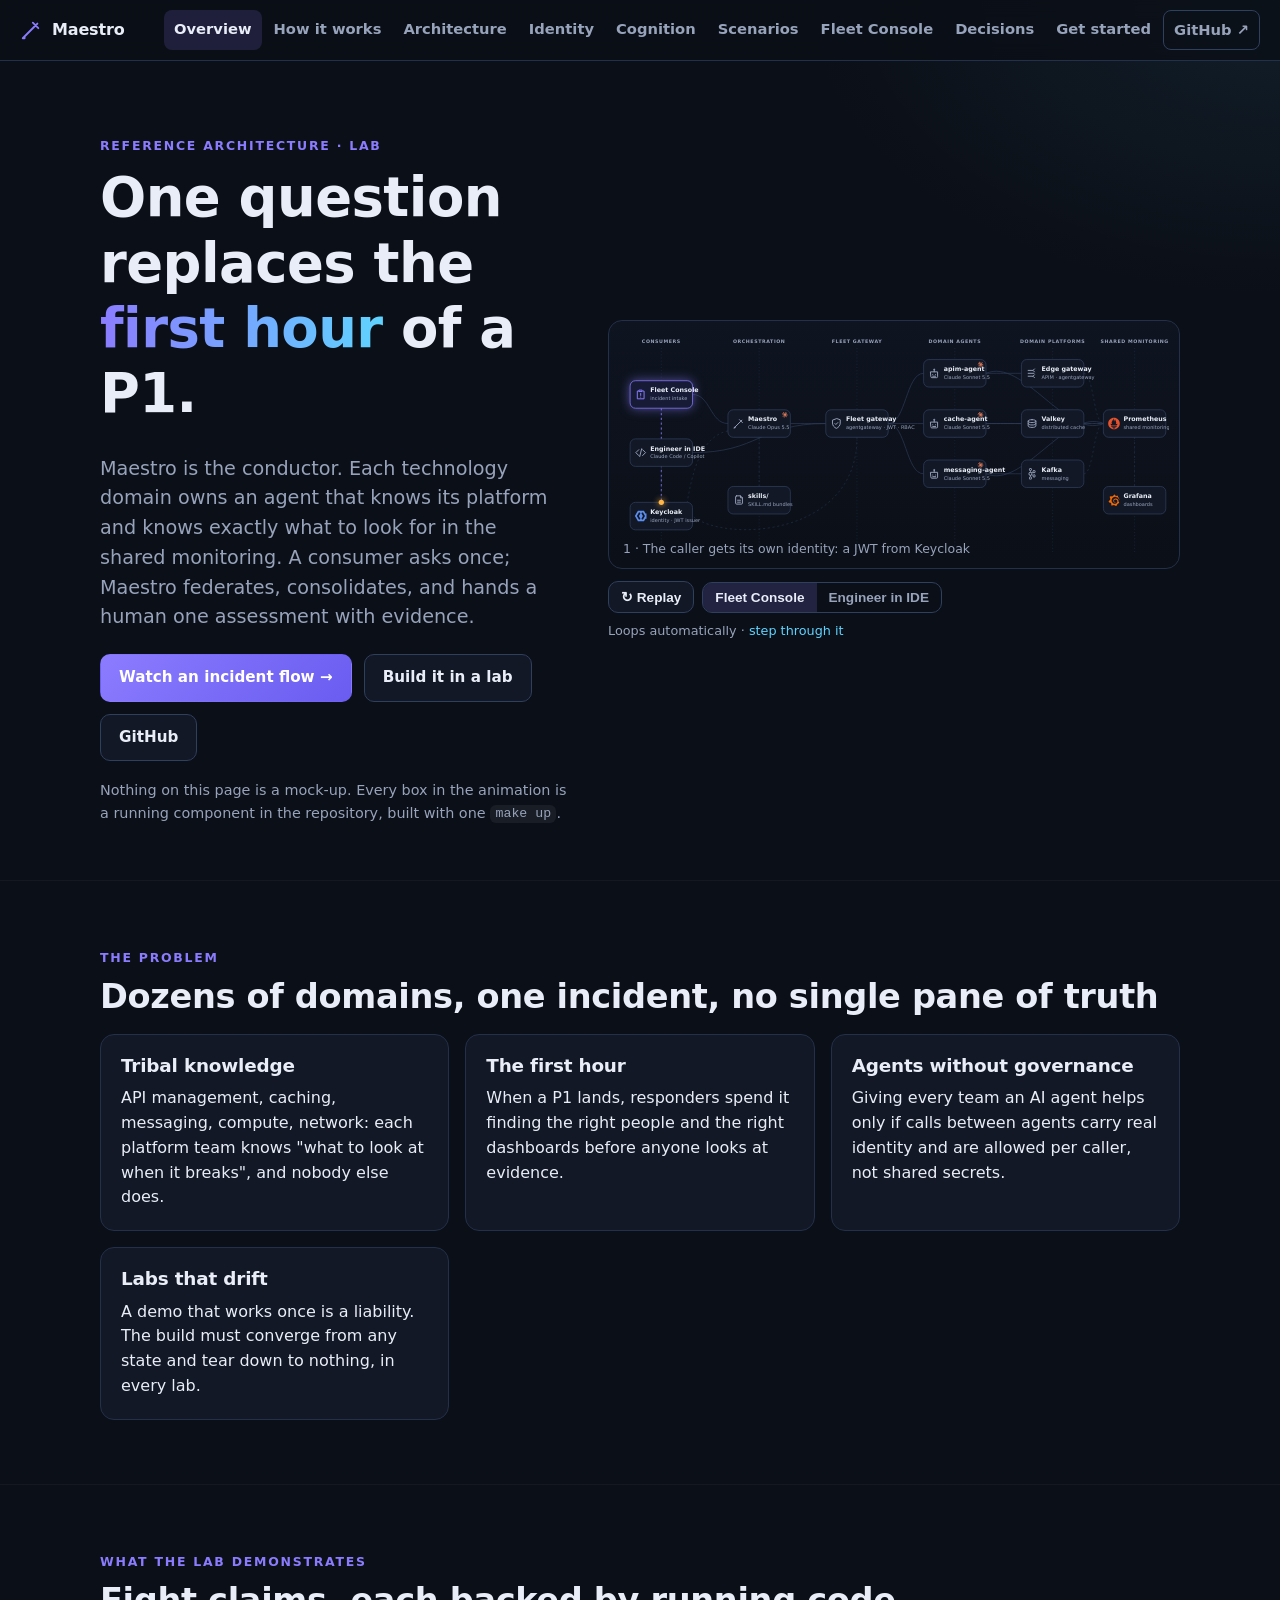
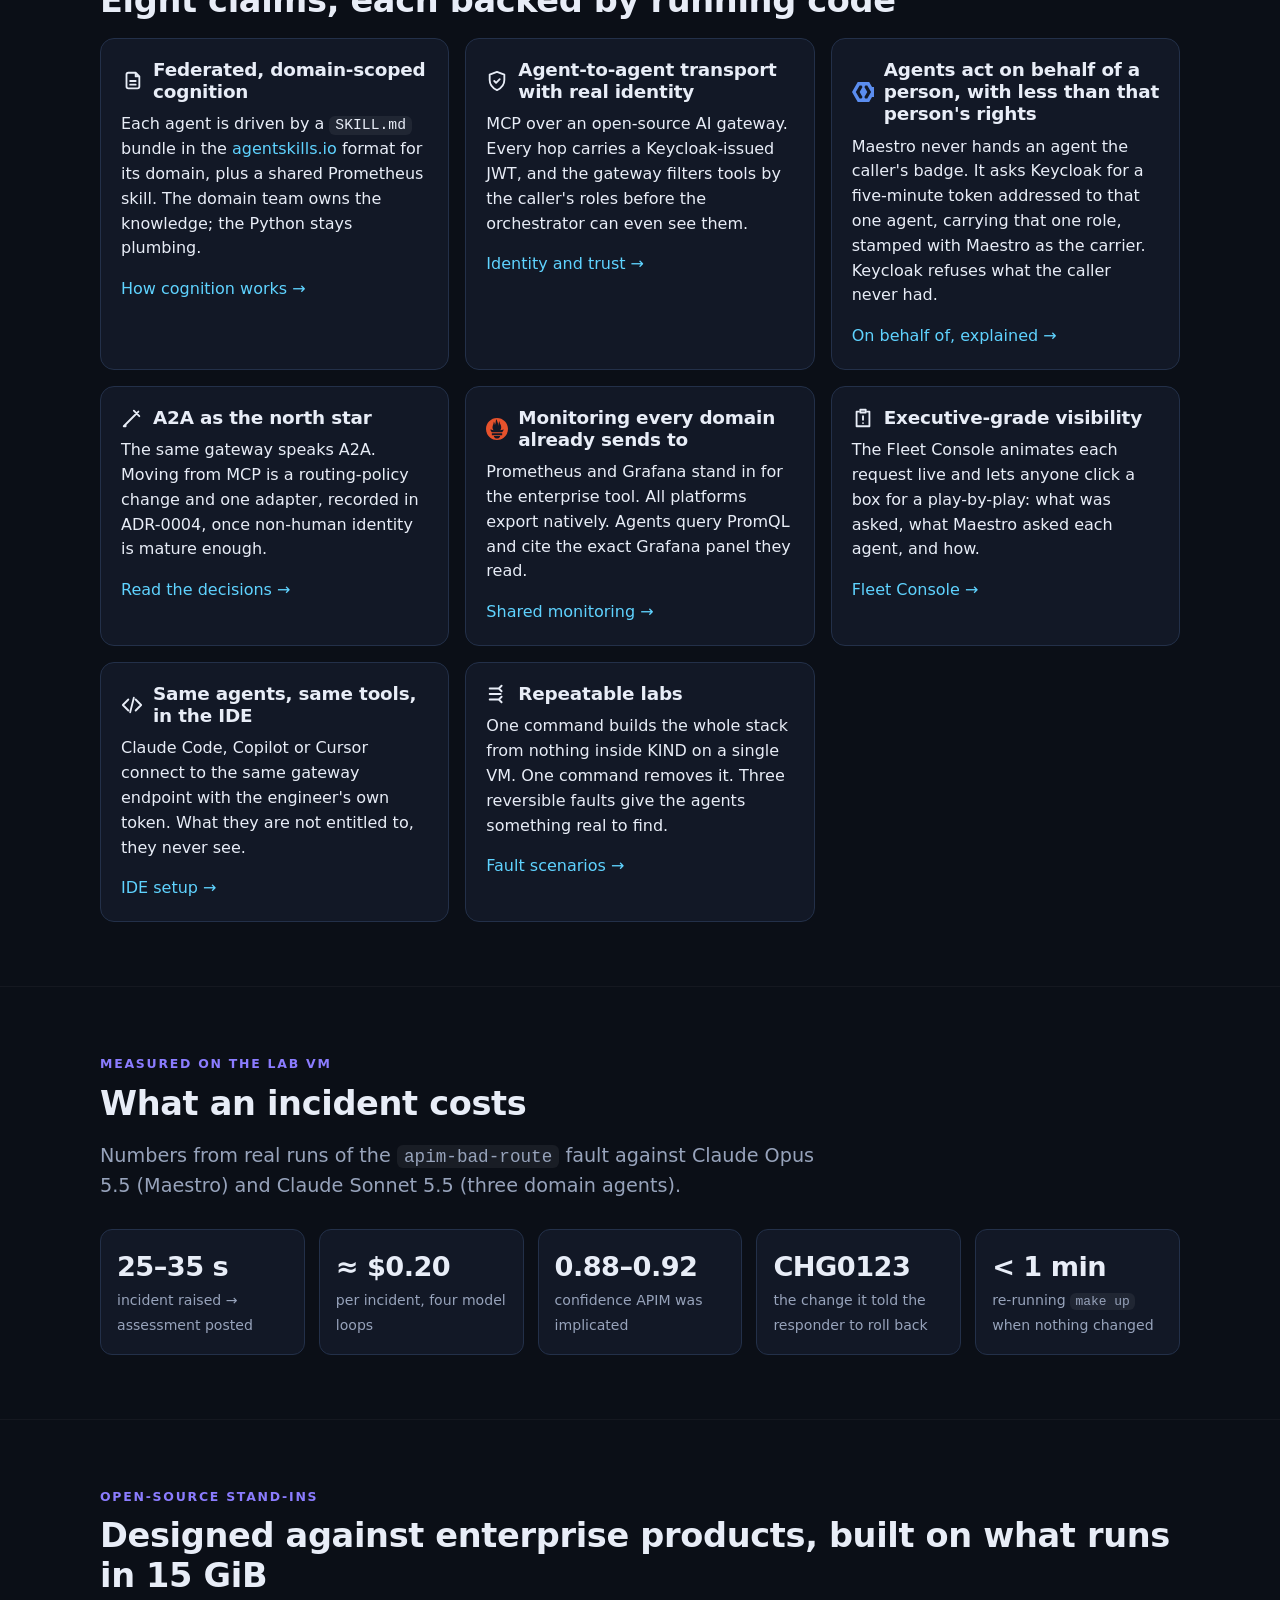
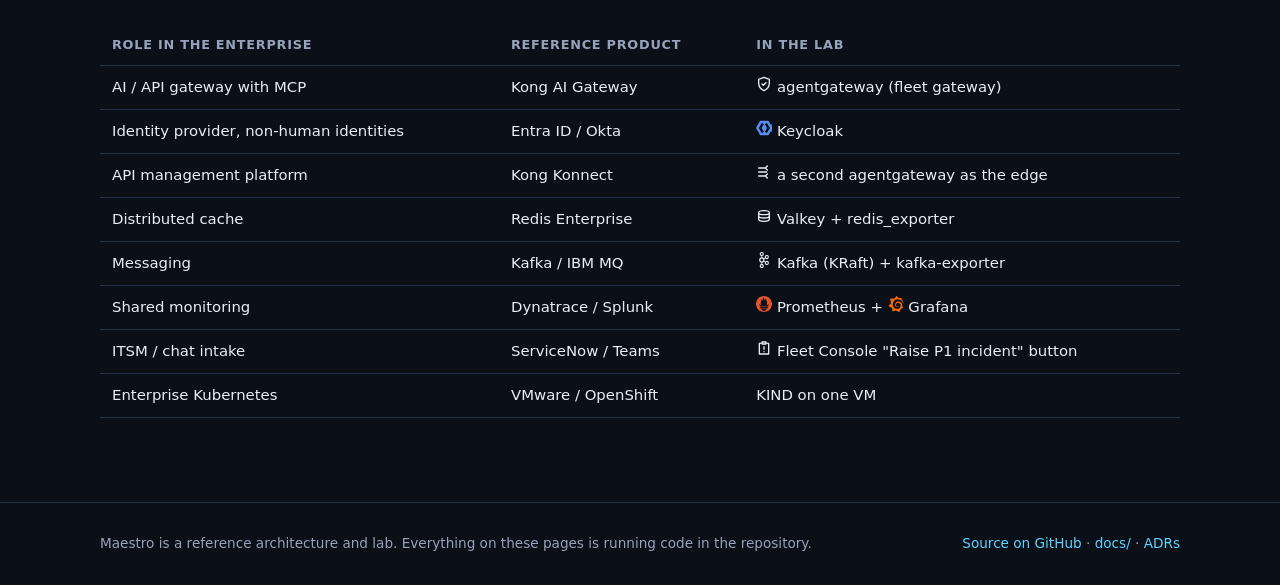
<file: site/index.html>
<!doctype html>
<html lang="en">
<head>
<meta charset="utf-8">
<meta name="viewport" content="width=device-width, initial-scale=1">
<title>Maestro — an agent of agents for observability</title>
<meta name="description" content="A working reference architecture where one question to Maestro replaces the first hour of a P1: domain agents, a governed MCP gateway, shared monitoring, and a console that shows the system think.">
<link rel="stylesheet" href="assets/site.css">
<script src="assets/icons.js"></script>
<script src="assets/site.js"></script>
<script src="assets/topology.js"></script>
</head>
<body>
<header id="site-header"></header>

<section class="hero">
  <div class="wrap grid">
    <div>
      <span class="eyebrow">Reference architecture · lab</span>
      <h1>One question replaces the <span>first hour</span> of a P1.</h1>
      <p class="lede">Maestro is the conductor. Each technology domain owns an agent that knows its platform and knows exactly what to look for in the shared monitoring. A consumer asks once; Maestro federates, consolidates, and hands a human one assessment with evidence.</p>
      <div class="cta">
        <a class="btn primary" href="how-it-works.html">Watch an incident flow →</a>
        <a class="btn" href="get-started.html">Build it in a lab</a>
        <a class="btn" href="https://github.com/paimonsoror/agent-of-agents-lab" rel="noopener">GitHub</a>
      </div>
      <p class="muted" style="margin-top:18px;font-size:.9rem">Nothing on this page is a mock-up. Every box in the animation is a running component in the repository, built with one <code>make up</code>.</p>
    </div>
    <div>
      <div class="stage" id="hero-stage"><div class="caption" id="hero-caption">Starting…</div></div>
      <div class="stage-controls">
        <button class="btn small" id="hero-replay">↻ Replay</button>
        <div class="toggle" role="group" aria-label="Caller">
          <button class="on" data-caller="console">Fleet Console</button>
          <button data-caller="ide">Engineer in IDE</button>
        </div>
        <span class="spacer"></span>
        <span class="muted" style="font-size:.8rem">Loops automatically · <a href="how-it-works.html">step through it</a></span>
      </div>
    </div>
  </div>
</section>

<section>
  <div class="wrap">
    <span class="eyebrow">The problem</span>
    <h2>Dozens of domains, one incident, no single pane of truth</h2>
    <div class="cards">
      <div class="card reveal"><h3>Tribal knowledge</h3><p>API management, caching, messaging, compute, network: each platform team knows "what to look at when it breaks", and nobody else does.</p></div>
      <div class="card reveal d1"><h3>The first hour</h3><p>When a P1 lands, responders spend it finding the right people and the right dashboards before anyone looks at evidence.</p></div>
      <div class="card reveal d2"><h3>Agents without governance</h3><p>Giving every team an AI agent helps only if calls between agents carry real identity and are allowed per caller, not shared secrets.</p></div>
      <div class="card reveal d3"><h3>Labs that drift</h3><p>A demo that works once is a liability. The build must converge from any state and tear down to nothing, in every lab.</p></div>
    </div>
  </div>
</section>

<section>
  <div class="wrap">
    <span class="eyebrow">What the lab demonstrates</span>
    <h2>Eight claims, each backed by running code</h2>
    <div class="cards">
      <div class="card reveal"><h3><i data-icon="skills" data-size="22"></i>Federated, domain-scoped cognition</h3><p>Each agent is driven by a <code>SKILL.md</code> bundle in the <a href="https://agentskills.io" rel="noopener">agentskills.io</a> format for its domain, plus a shared Prometheus skill. The domain team owns the knowledge; the Python stays plumbing.</p><a href="cognition.html">How cognition works →</a></div>
      <div class="card reveal d1"><h3><i data-icon="gateway" data-size="22"></i>Agent-to-agent transport with real identity</h3><p>MCP over an open-source AI gateway. Every hop carries a Keycloak-issued JWT, and the gateway filters tools by the caller's roles before the orchestrator can even see them.</p><a href="architecture.html#identity">Identity and trust →</a></div>
      <div class="card reveal d2"><h3><i data-icon="keycloak" data-size="22"></i>Agents act on behalf of a person, with less than that person's rights</h3><p>Maestro never hands an agent the caller's badge. It asks Keycloak for a five-minute token addressed to that one agent, carrying that one role, stamped with Maestro as the carrier. Keycloak refuses what the caller never had.</p><a href="identity.html">On behalf of, explained →</a></div>
      <div class="card reveal d3"><h3><i data-icon="maestro" data-size="22"></i>A2A as the north star</h3><p>The same gateway speaks A2A. Moving from MCP is a routing-policy change and one adapter, recorded in ADR-0004, once non-human identity is mature enough.</p><a href="decisions.html">Read the decisions →</a></div>
      <div class="card reveal d3"><h3><i data-icon="prometheus" data-size="22"></i>Monitoring every domain already sends to</h3><p>Prometheus and Grafana stand in for the enterprise tool. All platforms export natively. Agents query PromQL and cite the exact Grafana panel they read.</p><a href="architecture.html#monitoring">Shared monitoring →</a></div>
      <div class="card reveal"><h3><i data-icon="console" data-size="22"></i>Executive-grade visibility</h3><p>The Fleet Console animates each request live and lets anyone click a box for a play-by-play: what was asked, what Maestro asked each agent, and how.</p><a href="console.html">Fleet Console →</a></div>
      <div class="card reveal d1"><h3><i data-icon="ide" data-size="22"></i>Same agents, same tools, in the IDE</h3><p>Claude Code, Copilot or Cursor connect to the same gateway endpoint with the engineer's own token. What they are not entitled to, they never see.</p><a href="get-started.html#ide">IDE setup →</a></div>
      <div class="card reveal d2"><h3><i data-icon="edge-gateway" data-size="22"></i>Repeatable labs</h3><p>One command builds the whole stack from nothing inside KIND on a single VM. One command removes it. Three reversible faults give the agents something real to find.</p><a href="scenarios.html">Fault scenarios →</a></div>
    </div>
  </div>
</section>

<section>
  <div class="wrap">
    <span class="eyebrow">Measured on the lab VM</span>
    <h2>What an incident costs</h2>
    <p class="lede">Numbers from real runs of the <code>apim-bad-route</code> fault against Claude Opus 5.5 (Maestro) and Claude Sonnet 5.5 (three domain agents).</p>
    <div class="stats">
      <div class="stat reveal"><b>25–35 s</b><span>incident raised → assessment posted</span></div>
      <div class="stat reveal d1"><b>≈ $0.20</b><span>per incident, four model loops</span></div>
      <div class="stat reveal d2"><b>0.88–0.92</b><span>confidence APIM was implicated</span></div>
      <div class="stat reveal d3"><b>CHG0123</b><span>the change it told the responder to roll back</span></div>
      <div class="stat reveal d4"><b>&lt; 1 min</b><span>re-running <code>make up</code> when nothing changed</span></div>
    </div>
  </div>
</section>

<section>
  <div class="wrap">
    <span class="eyebrow">Open-source stand-ins</span>
    <h2>Designed against enterprise products, built on what runs in 15 GiB</h2>
    <div class="table-wrap"><table>
      <thead><tr><th>Role in the enterprise</th><th>Reference product</th><th>In the lab</th></tr></thead>
      <tbody>
        <tr><td>AI / API gateway with MCP</td><td>Kong AI Gateway</td><td><i data-icon="gateway" data-size="16"></i> agentgateway (fleet gateway)</td></tr>
        <tr><td>Identity provider, non-human identities</td><td>Entra ID / Okta</td><td><i data-icon="keycloak" data-size="16"></i> Keycloak</td></tr>
        <tr><td>API management platform</td><td>Kong Konnect</td><td><i data-icon="edge-gateway" data-size="16"></i> a second agentgateway as the edge</td></tr>
        <tr><td>Distributed cache</td><td>Redis Enterprise</td><td><i data-icon="valkey" data-size="16"></i> Valkey + redis_exporter</td></tr>
        <tr><td>Messaging</td><td>Kafka / IBM MQ</td><td><i data-icon="apachekafka" data-size="16"></i> Kafka (KRaft) + kafka-exporter</td></tr>
        <tr><td>Shared monitoring</td><td>Dynatrace / Splunk</td><td><i data-icon="prometheus" data-size="16"></i> Prometheus + <i data-icon="grafana" data-size="16"></i> Grafana</td></tr>
        <tr><td>ITSM / chat intake</td><td>ServiceNow / Teams</td><td><i data-icon="console" data-size="16"></i> Fleet Console "Raise P1 incident" button</td></tr>
        <tr><td>Enterprise Kubernetes</td><td>VMware / OpenShift</td><td>KIND on one VM</td></tr>
      </tbody>
    </table></div>
  </div>
</section>

<footer id="site-footer"></footer>

<script>
(function () {
  const CAPTIONS = [
    "1 · The caller gets its own identity: a JWT from Keycloak",
    "2 · Maestro receives the question and loads its orchestration skill",
    "3 · The gateway lists only the tools the caller's roles allow",
    "4 · Keycloak issues one on-behalf-of token per agent; fan-out in parallel",
    "5 · Agents gather evidence from their platform and from Prometheus",
    "6 · Findings return: one domain implicated, the others cleared",
    "7 · Maestro posts one consolidated assessment to the caller",
    "8 · A human decides. Maestro recommends; it never remediates",
  ];
  const stage = document.getElementById("hero-stage"), cap = document.getElementById("hero-caption");
  const t = MaestroTopology.render(stage, {});
  let caller = "console", running = false, gen = 0;
  async function loop() {
    const my = ++gen;
    if (running) return; running = true;
    while (my === gen) {
      await MaestroTopology.runIncident(t, { caller, onStep: i => { cap.textContent = CAPTIONS[i]; }, holdMs: 3000 });
    }
    running = false;
  }
  document.getElementById("hero-replay").addEventListener("click", () => { gen++; running = false; loop(); });
  document.querySelectorAll(".toggle [data-caller]").forEach(b => b.addEventListener("click", () => {
    document.querySelectorAll(".toggle [data-caller]").forEach(x => x.classList.remove("on")); b.classList.add("on");
    caller = b.dataset.caller; gen++; running = false; loop();
  }));
  loop();
})();
</script>
</body>
</html>
</file>
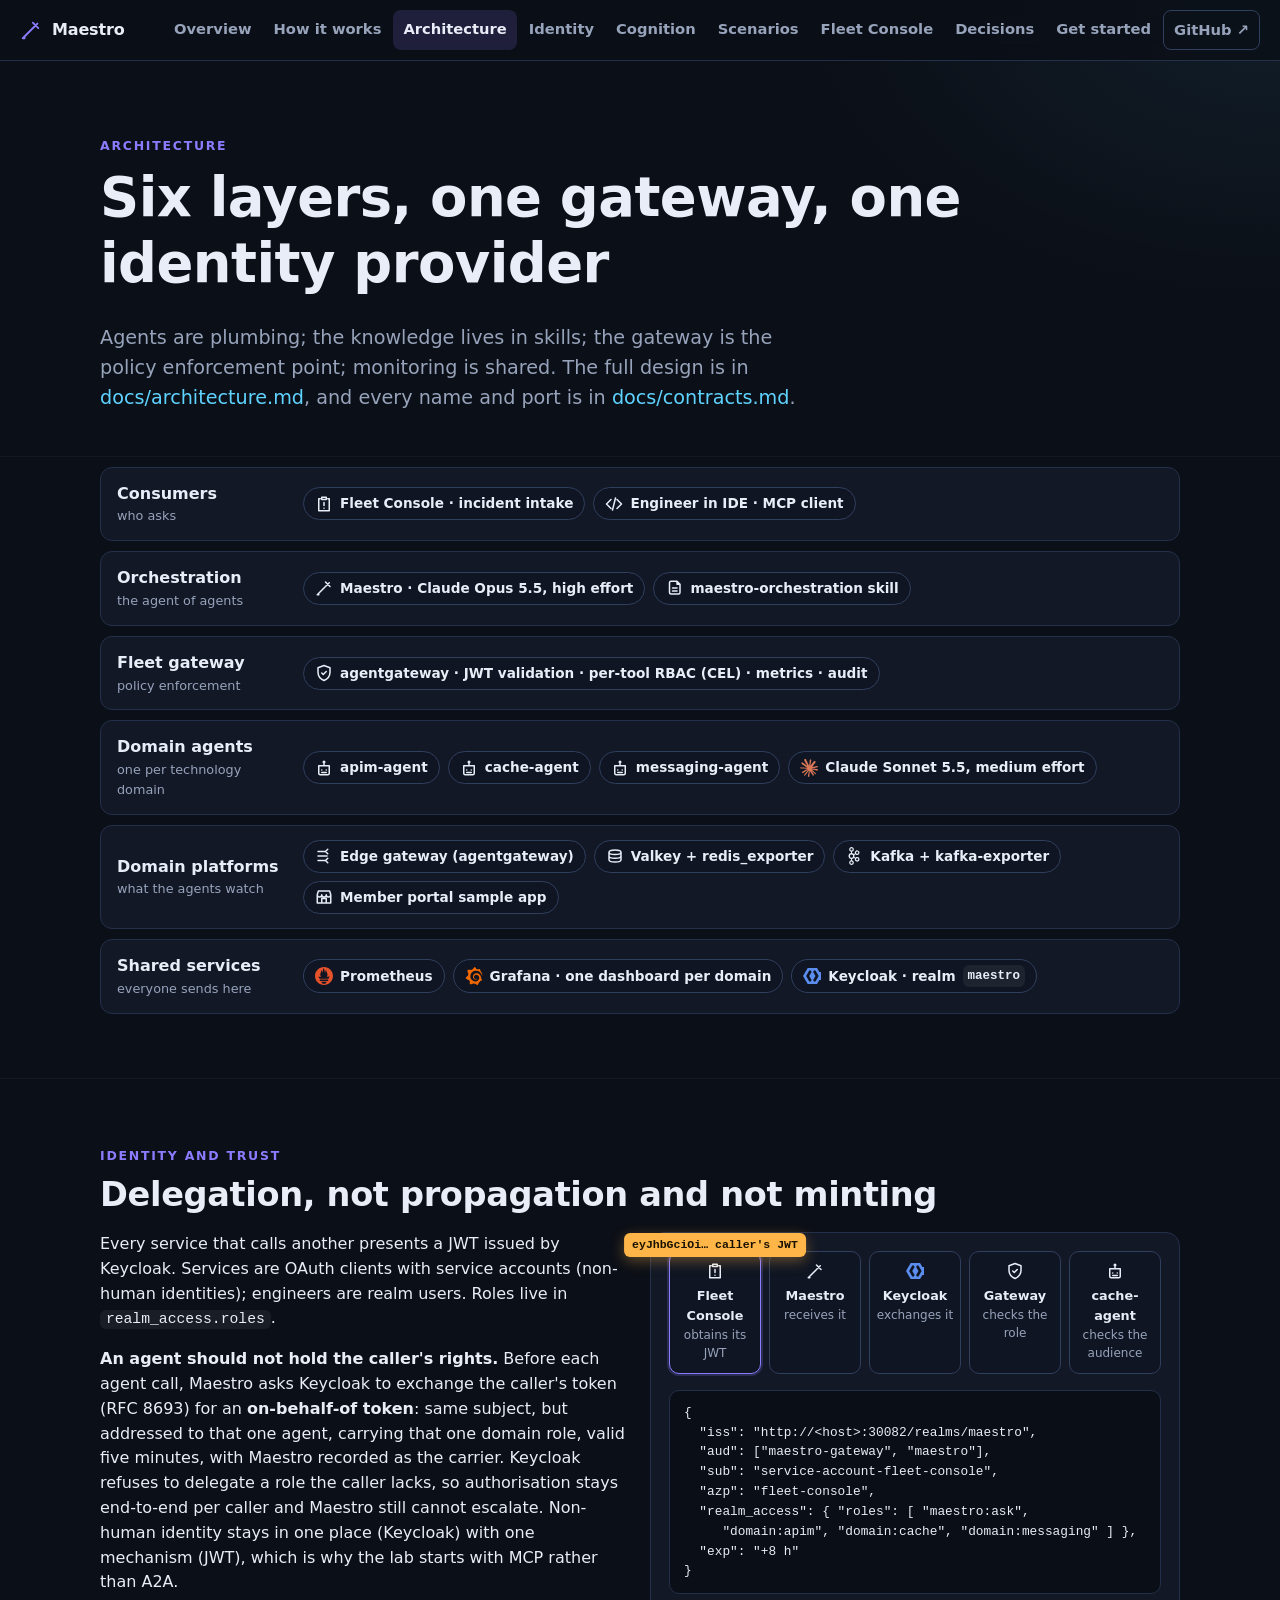
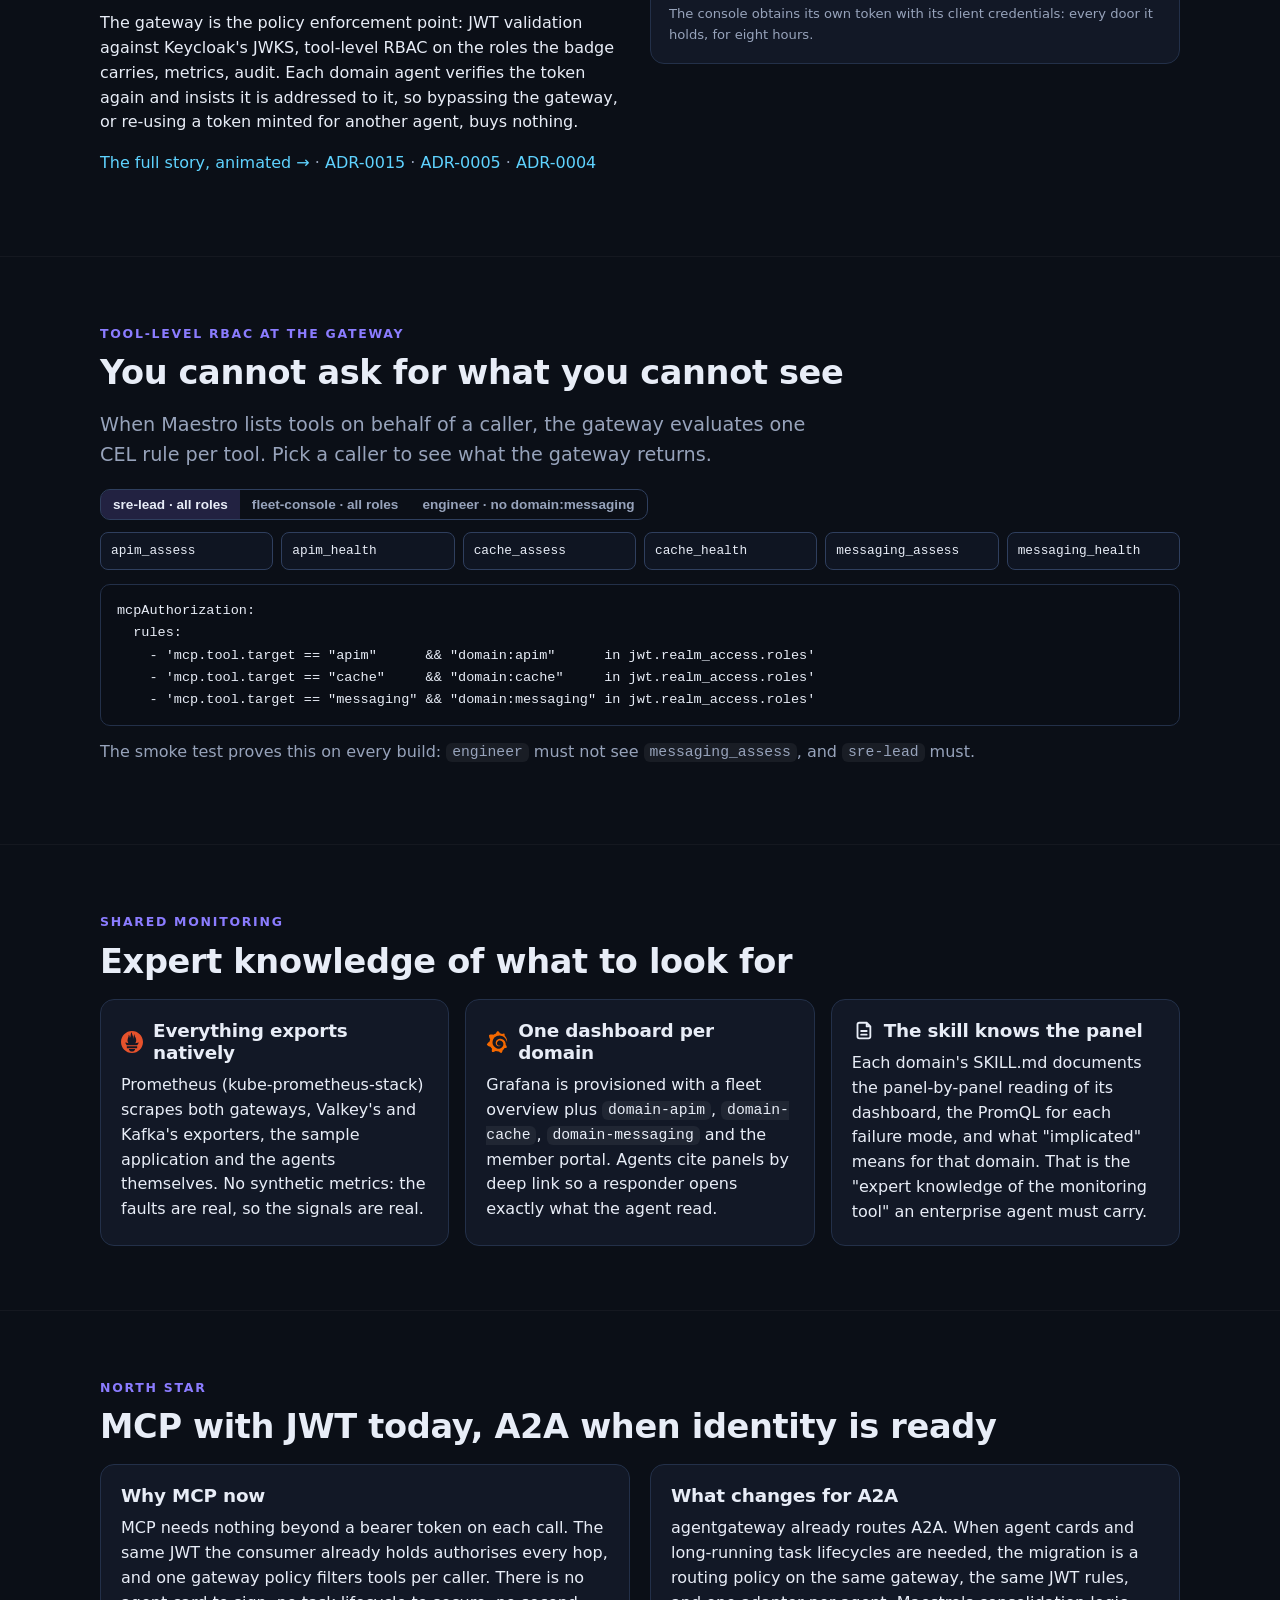
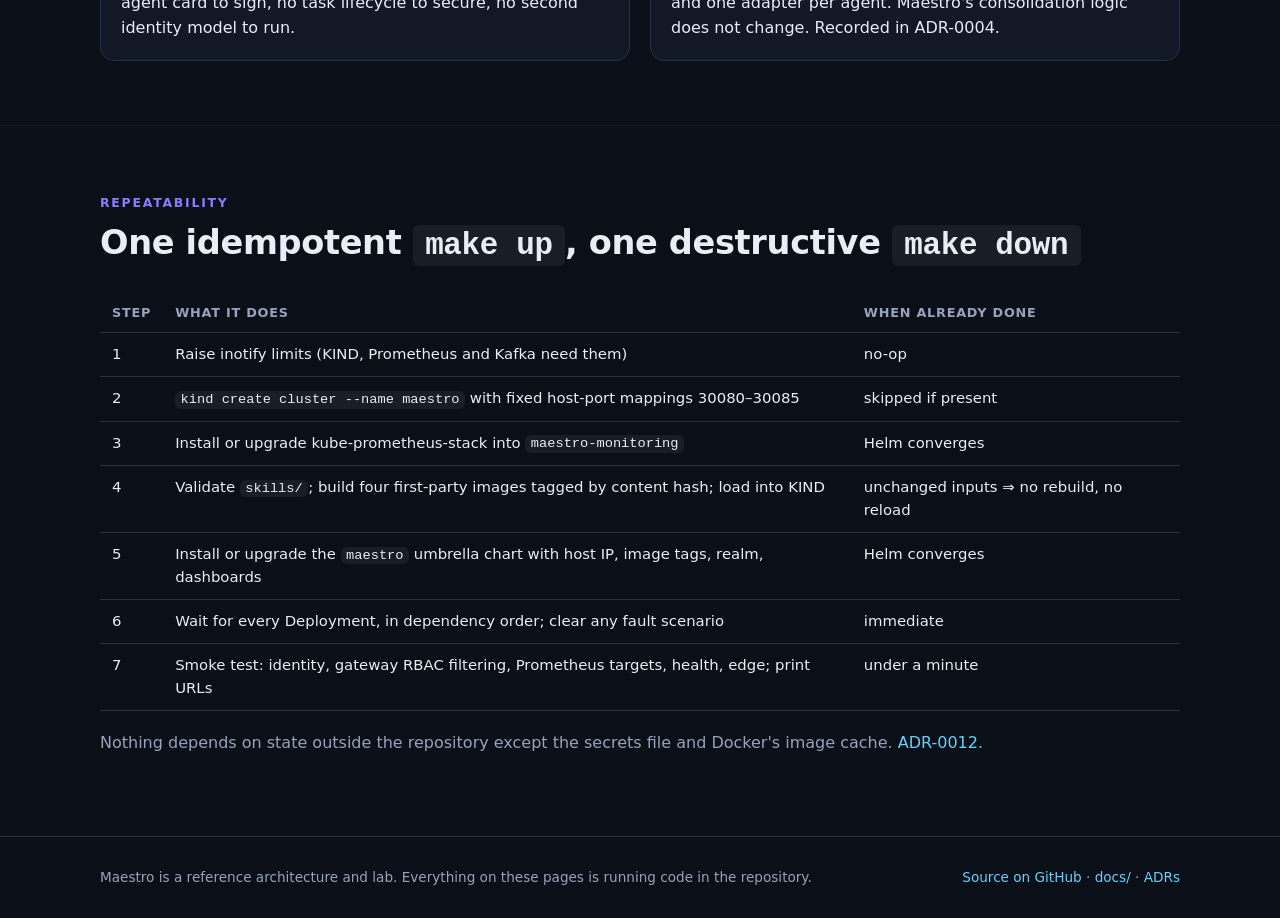
<file: site/architecture.html>
<!doctype html>
<html lang="en">
<head>
<meta charset="utf-8">
<meta name="viewport" content="width=device-width, initial-scale=1">
<title>Architecture — Maestro</title>
<meta name="description" content="The layers of the Maestro lab, how identity and token propagation work, why MCP now and A2A later, and how the build stays repeatable.">
<link rel="stylesheet" href="assets/site.css">
<script src="assets/icons.js"></script>
<script src="assets/site.js"></script>
</head>
<body>
<header id="site-header"></header>

<section class="hero" style="padding-bottom:24px">
  <div class="wrap">
    <span class="eyebrow">Architecture</span>
    <h1>Six layers, one gateway, one identity provider</h1>
    <p class="lede">Agents are plumbing; the knowledge lives in skills; the gateway is the policy enforcement point; monitoring is shared. The full design is in <a href="https://github.com/paimonsoror/agent-of-agents-lab/blob/main/docs/architecture.md" rel="noopener">docs/architecture.md</a>, and every name and port is in <a href="https://github.com/paimonsoror/agent-of-agents-lab/blob/main/docs/contracts.md" rel="noopener">docs/contracts.md</a>.</p>
  </div>
</section>

<section style="padding-top:10px">
  <div class="wrap">
    <div class="layers">
      <div class="layer reveal"><div class="name">Consumers<small>who asks</small></div><div class="chips"><span class="chip"><i data-icon="console"></i>Fleet Console · incident intake</span><span class="chip"><i data-icon="ide"></i>Engineer in IDE · MCP client</span></div></div>
      <div class="layer reveal d1"><div class="name">Orchestration<small>the agent of agents</small></div><div class="chips"><span class="chip"><i data-icon="maestro"></i>Maestro · Claude Opus 5.5, high effort</span><span class="chip"><i data-icon="skills"></i>maestro-orchestration skill</span></div></div>
      <div class="layer reveal d2"><div class="name">Fleet gateway<small>policy enforcement</small></div><div class="chips"><span class="chip"><i data-icon="gateway"></i>agentgateway · JWT validation · per-tool RBAC (CEL) · metrics · audit</span></div></div>
      <div class="layer reveal d3"><div class="name">Domain agents<small>one per technology domain</small></div><div class="chips"><span class="chip"><i data-icon="agent"></i>apim-agent</span><span class="chip"><i data-icon="agent"></i>cache-agent</span><span class="chip"><i data-icon="agent"></i>messaging-agent</span><span class="chip"><i data-icon="claude"></i>Claude Sonnet 5.5, medium effort</span></div></div>
      <div class="layer reveal d4"><div class="name">Domain platforms<small>what the agents watch</small></div><div class="chips"><span class="chip"><i data-icon="edge-gateway"></i>Edge gateway (agentgateway)</span><span class="chip"><i data-icon="valkey"></i>Valkey + redis_exporter</span><span class="chip"><i data-icon="apachekafka"></i>Kafka + kafka-exporter</span><span class="chip"><i data-icon="portal"></i>Member portal sample app</span></div></div>
      <div class="layer reveal d4"><div class="name">Shared services<small>everyone sends here</small></div><div class="chips"><span class="chip"><i data-icon="prometheus"></i>Prometheus</span><span class="chip"><i data-icon="grafana"></i>Grafana · one dashboard per domain</span><span class="chip"><i data-icon="keycloak"></i>Keycloak · realm <code>maestro</code></span></div></div>
    </div>
  </div>
</section>

<section id="identity">
  <div class="wrap">
    <span class="eyebrow">Identity and trust</span>
    <h2>Delegation, not propagation and not minting</h2>
    <div class="split">
      <div>
        <p>Every service that calls another presents a JWT issued by Keycloak. Services are OAuth clients with service accounts (non-human identities); engineers are realm users. Roles live in <code>realm_access.roles</code>.</p>
        <p><b>An agent should not hold the caller's rights.</b> Before each agent call, Maestro asks Keycloak to exchange the caller's token (RFC 8693) for an <b>on-behalf-of token</b>: same subject, but addressed to that one agent, carrying that one domain role, valid five minutes, with Maestro recorded as the carrier. Keycloak refuses to delegate a role the caller lacks, so authorisation stays end-to-end per caller and Maestro still cannot escalate. Non-human identity stays in one place (Keycloak) with one mechanism (JWT), which is why the lab starts with MCP rather than A2A.</p>
        <p>The gateway is the policy enforcement point: JWT validation against Keycloak's JWKS, tool-level RBAC on the roles the badge carries, metrics, audit. Each domain agent verifies the token again and insists it is addressed to it, so bypassing the gateway, or re-using a token minted for another agent, buys nothing.</p>
        <p class="muted"><a href="identity.html">The full story, animated →</a> · <a href="decisions.html">ADR-0015</a> · <a href="decisions.html">ADR-0005</a> · <a href="decisions.html">ADR-0004</a></p>
      </div>
      <div class="token-stage reveal">
        <div class="hops hops-5" id="hops">
          <div class="hop" data-h="0"><i data-icon="console"></i><br>Fleet Console<small>obtains its JWT</small></div>
          <div class="hop" data-h="1"><i data-icon="maestro"></i><br>Maestro<small>receives it</small></div>
          <div class="hop" data-h="2"><i data-icon="keycloak"></i><br>Keycloak<small>exchanges it</small></div>
          <div class="hop" data-h="3"><i data-icon="gateway"></i><br>Gateway<small>checks the role</small></div>
          <div class="hop" data-h="4"><i data-icon="agent"></i><br>cache-agent<small>checks the audience</small></div>
          <span class="jwt" id="jwt">eyJhbGciOi… JWT</span>
        </div>
        <div class="claims" id="claims"></div>
        <p class="muted" style="margin:10px 0 0;font-size:.82rem" id="hop-note"></p>
      </div>
    </div>
  </div>
</section>

<section id="rbac">
  <div class="wrap">
    <span class="eyebrow">Tool-level RBAC at the gateway</span>
    <h2>You cannot ask for what you cannot see</h2>
    <p class="lede">When Maestro lists tools on behalf of a caller, the gateway evaluates one CEL rule per tool. Pick a caller to see what the gateway returns.</p>
    <div class="stage-controls">
      <div class="toggle" role="group" aria-label="Caller">
        <button class="on" data-who="sre">sre-lead · all roles</button>
        <button data-who="console">fleet-console · all roles</button>
        <button data-who="eng">engineer · no domain:messaging</button>
      </div>
    </div>
    <div class="tools" id="tools">
      <div class="tool" data-d="apim">apim_assess</div><div class="tool" data-d="apim">apim_health</div>
      <div class="tool" data-d="cache">cache_assess</div><div class="tool" data-d="cache">cache_health</div>
      <div class="tool" data-d="messaging">messaging_assess</div><div class="tool" data-d="messaging">messaging_health</div>
    </div>
<pre><code>mcpAuthorization:
  rules:
    - 'mcp.tool.target == "apim"      &amp;&amp; "domain:apim"      in jwt.realm_access.roles'
    - 'mcp.tool.target == "cache"     &amp;&amp; "domain:cache"     in jwt.realm_access.roles'
    - 'mcp.tool.target == "messaging" &amp;&amp; "domain:messaging" in jwt.realm_access.roles'</code></pre>
    <p class="muted">The smoke test proves this on every build: <code>engineer</code> must not see <code>messaging_assess</code>, and <code>sre-lead</code> must.</p>
  </div>
</section>

<section id="monitoring">
  <div class="wrap">
    <span class="eyebrow">Shared monitoring</span>
    <h2>Expert knowledge of what to look for</h2>
    <div class="cards">
      <div class="card reveal"><h3><i data-icon="prometheus" data-size="22"></i>Everything exports natively</h3><p>Prometheus (kube-prometheus-stack) scrapes both gateways, Valkey's and Kafka's exporters, the sample application and the agents themselves. No synthetic metrics: the faults are real, so the signals are real.</p></div>
      <div class="card reveal d1"><h3><i data-icon="grafana" data-size="22"></i>One dashboard per domain</h3><p>Grafana is provisioned with a fleet overview plus <code>domain-apim</code>, <code>domain-cache</code>, <code>domain-messaging</code> and the member portal. Agents cite panels by deep link so a responder opens exactly what the agent read.</p></div>
      <div class="card reveal d2"><h3><i data-icon="skills" data-size="22"></i>The skill knows the panel</h3><p>Each domain's SKILL.md documents the panel-by-panel reading of its dashboard, the PromQL for each failure mode, and what "implicated" means for that domain. That is the "expert knowledge of the monitoring tool" an enterprise agent must carry.</p></div>
    </div>
  </div>
</section>

<section id="a2a">
  <div class="wrap">
    <span class="eyebrow">North star</span>
    <h2>MCP with JWT today, A2A when identity is ready</h2>
    <div class="split">
      <div class="card reveal"><h3>Why MCP now</h3><p>MCP needs nothing beyond a bearer token on each call. The same JWT the consumer already holds authorises every hop, and one gateway policy filters tools per caller. There is no agent card to sign, no task lifecycle to secure, no second identity model to run.</p></div>
      <div class="card reveal d1"><h3>What changes for A2A</h3><p>agentgateway already routes A2A. When agent cards and long-running task lifecycles are needed, the migration is a routing policy on the same gateway, the same JWT rules, and one adapter per agent. Maestro's consolidation logic does not change. Recorded in ADR-0004.</p></div>
    </div>
  </div>
</section>

<section id="repeatability">
  <div class="wrap">
    <span class="eyebrow">Repeatability</span>
    <h2>One idempotent <code>make up</code>, one destructive <code>make down</code></h2>
    <div class="table-wrap"><table>
      <thead><tr><th>Step</th><th>What it does</th><th>When already done</th></tr></thead>
      <tbody>
        <tr><td>1</td><td>Raise inotify limits (KIND, Prometheus and Kafka need them)</td><td>no-op</td></tr>
        <tr><td>2</td><td><code>kind create cluster --name maestro</code> with fixed host-port mappings 30080–30085</td><td>skipped if present</td></tr>
        <tr><td>3</td><td>Install or upgrade kube-prometheus-stack into <code>maestro-monitoring</code></td><td>Helm converges</td></tr>
        <tr><td>4</td><td>Validate <code>skills/</code>; build four first-party images tagged by content hash; load into KIND</td><td>unchanged inputs ⇒ no rebuild, no reload</td></tr>
        <tr><td>5</td><td>Install or upgrade the <code>maestro</code> umbrella chart with host IP, image tags, realm, dashboards</td><td>Helm converges</td></tr>
        <tr><td>6</td><td>Wait for every Deployment, in dependency order; clear any fault scenario</td><td>immediate</td></tr>
        <tr><td>7</td><td>Smoke test: identity, gateway RBAC filtering, Prometheus targets, health, edge; print URLs</td><td>under a minute</td></tr>
      </tbody>
    </table></div>
    <p class="muted">Nothing depends on state outside the repository except the secrets file and Docker's image cache. <a href="decisions.html">ADR-0012</a>.</p>
  </div>
</section>

<footer id="site-footer"></footer>

<script>
(function () {
  // Token hop animation: the caller's token up to Keycloak, the on-behalf-of token after it (ADR-0015).
  const hops = Array.from(document.querySelectorAll(".hop")), jwt = document.getElementById("jwt"), note = document.getElementById("hop-note"), claims = document.getElementById("claims");
  const CALLER = `{
  "iss": "http://<host>:30082/realms/maestro",
  "aud": ["maestro-gateway", "maestro"],
  "sub": "service-account-fleet-console",
  "azp": "fleet-console",
  "realm_access": { "roles": [ "maestro:ask",
     "domain:apim", "domain:cache", "domain:messaging" ] },
  "exp": "+8 h"
}`;
  const OBO = `{
  "iss": "http://<host>:30082/realms/maestro",
  "aud": "cache-agent",
  "sub": "service-account-fleet-console",
  "azp": "maestro",  "act": { "client_id": "maestro" },
  "realm_access": { "roles": [ "domain:cache" ] },
  "exp": "+300 s"
}`;
  const NOTES = [
    "The console obtains its own token with its client credentials: every door it holds, for eight hours.",
    "Maestro receives that token. It will not hand it to an agent.",
    "Maestro asks Keycloak for a token on behalf of the caller, for cache-agent only. Keycloak checks the caller holds domain:cache and issues a five-minute badge that names Maestro as carrier.",
    "The gateway checks iss, aud and signature against Keycloak's JWKS, then the CEL rule: the badge carries domain:cache, so cache tools only.",
    "cache-agent verifies the token again and insists aud is cache-agent. It records who it worked for and who carried the badge.",
  ];
  let h = 0;
  function place() {
    hops.forEach((e, i) => e.classList.toggle("lit", i === h));
    const r = hops[h].getBoundingClientRect(), p = hops[h].parentElement.getBoundingClientRect();
    jwt.style.left = (r.left - p.left + r.width / 2) + "px";
    const obo = h >= 2;
    jwt.textContent = obo ? "eyJhbGciOi… on-behalf-of JWT" : "eyJhbGciOi… caller's JWT";
    jwt.classList.toggle("obo", obo);
    claims.textContent = obo ? OBO : CALLER;
    note.textContent = NOTES[h];
  }
  place();
  setInterval(() => { h = (h + 1) % hops.length; place(); }, 2600);
  window.addEventListener("resize", place);

  // RBAC tool filter
  const ROLES = { sre: ["apim", "cache", "messaging"], console: ["apim", "cache", "messaging"], eng: ["apim", "cache"] };
  document.querySelectorAll("[data-who]").forEach(b => b.addEventListener("click", () => {
    document.querySelectorAll("[data-who]").forEach(x => x.classList.remove("on")); b.classList.add("on");
    const allowed = ROLES[b.dataset.who];
    document.querySelectorAll(".tool").forEach(t => t.classList.toggle("hidden-by-gateway", !allowed.includes(t.dataset.d)));
  }));
})();
</script>
</body>
</html>
</file>
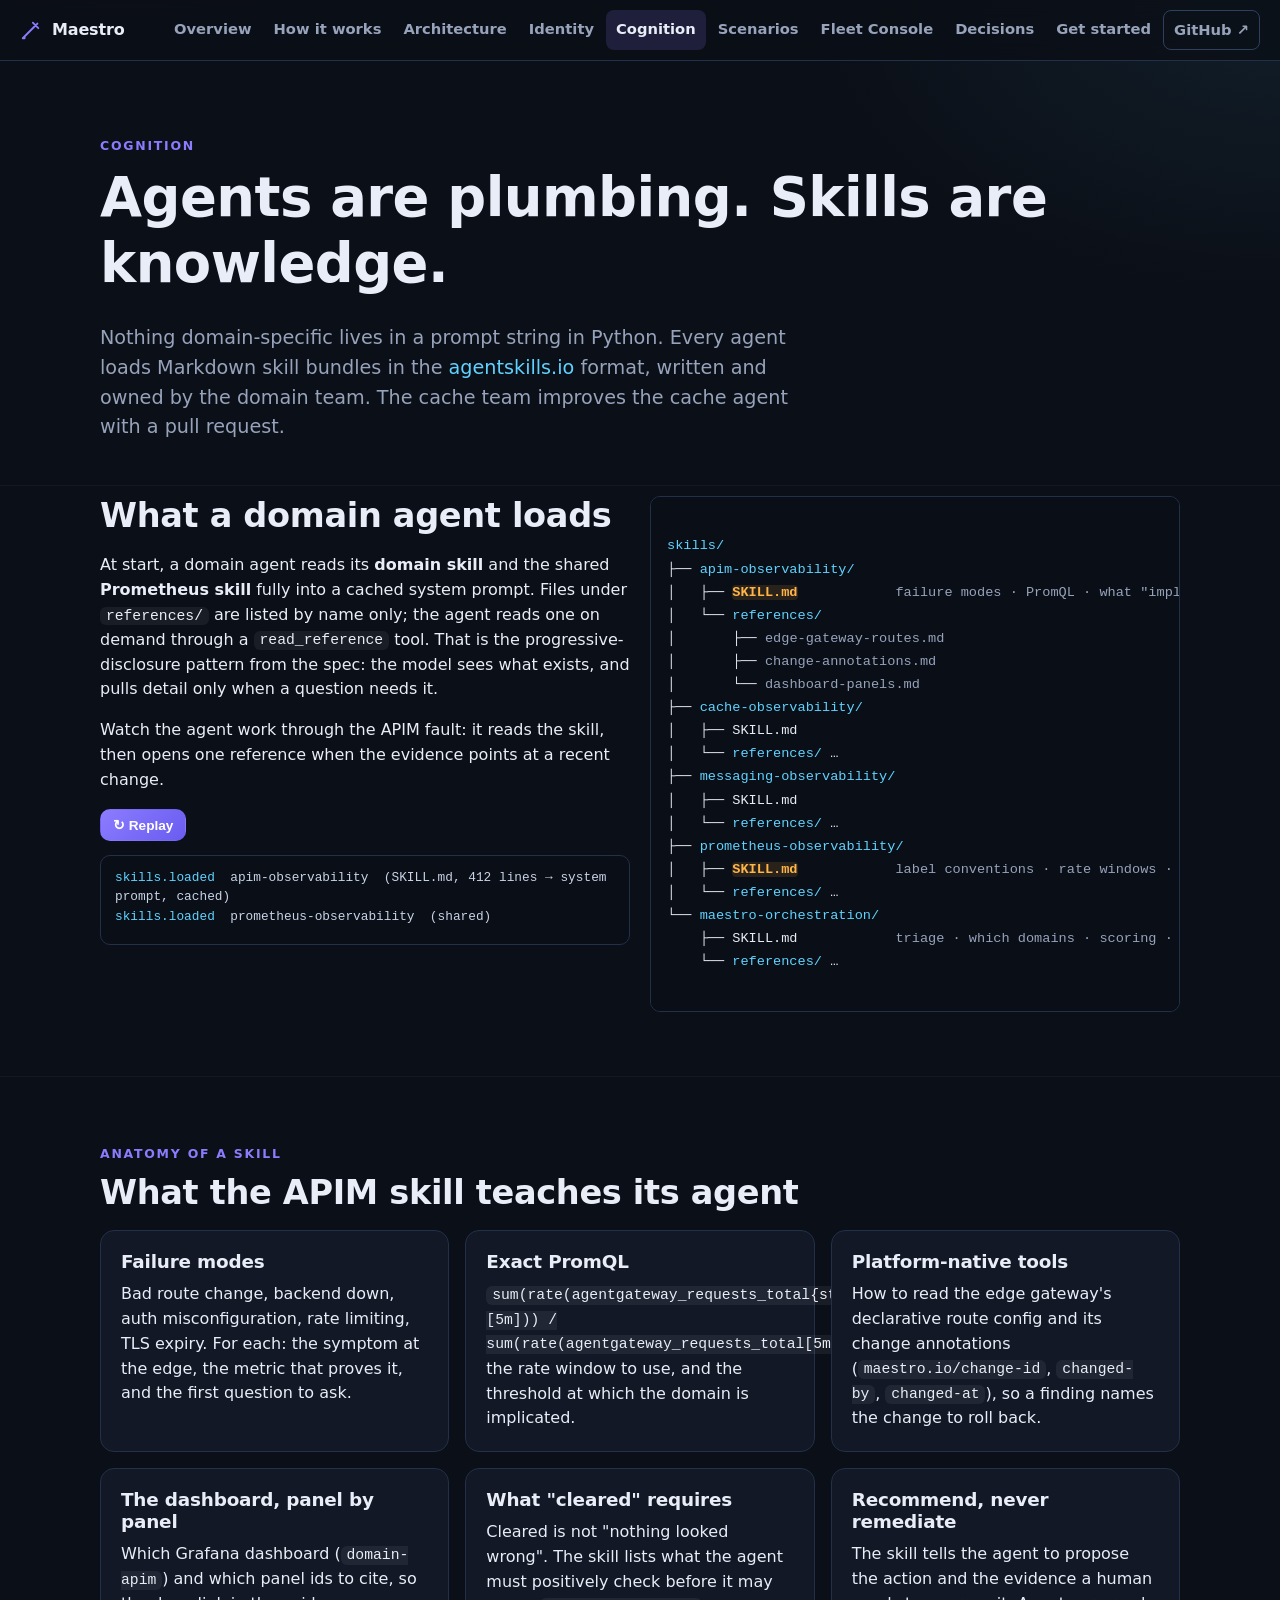
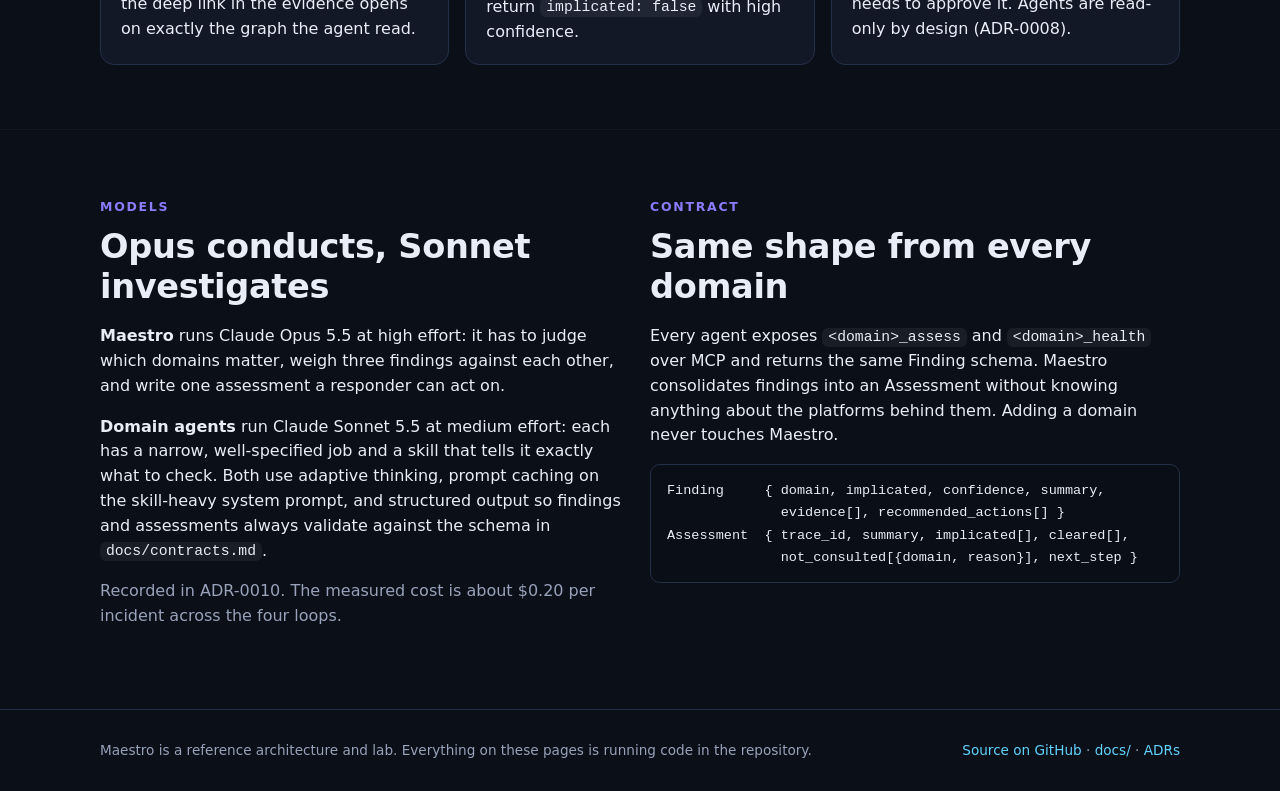
<file: site/cognition.html>
<!doctype html>
<html lang="en">
<head>
<meta charset="utf-8">
<meta name="viewport" content="width=device-width, initial-scale=1">
<title>Cognition — Maestro</title>
<meta name="description" content="Agents are plumbing; skills are knowledge. How SKILL.md bundles in the agentskills.io format drive Maestro and every domain agent.">
<link rel="stylesheet" href="assets/site.css">
<script src="assets/icons.js"></script>
<script src="assets/site.js"></script>
</head>
<body>
<header id="site-header"></header>

<section class="hero" style="padding-bottom:24px">
  <div class="wrap">
    <span class="eyebrow">Cognition</span>
    <h1>Agents are plumbing. Skills are knowledge.</h1>
    <p class="lede">Nothing domain-specific lives in a prompt string in Python. Every agent loads Markdown skill bundles in the <a href="https://agentskills.io" rel="noopener">agentskills.io</a> format, written and owned by the domain team. The cache team improves the cache agent with a pull request.</p>
  </div>
</section>

<section style="padding-top:10px">
  <div class="wrap split">
    <div>
      <h2>What a domain agent loads</h2>
      <p>At start, a domain agent reads its <b>domain skill</b> and the shared <b>Prometheus skill</b> fully into a cached system prompt. Files under <code>references/</code> are listed by name only; the agent reads one on demand through a <code>read_reference</code> tool. That is the progressive-disclosure pattern from the spec: the model sees what exists, and pulls detail only when a question needs it.</p>
      <p>Watch the agent work through the APIM fault: it reads the skill, then opens one reference when the evidence points at a recent change.</p>
      <div class="stage-controls"><button class="btn small primary" id="replay">↻ Replay</button></div>
      <div class="log" id="skill-log"></div>
    </div>
    <div class="tree" id="tree">
<span class="dir">skills/</span>
├── <span class="dir">apim-observability/</span>
│   ├── <span class="file" data-k="apim-skill">SKILL.md</span>            <span class="ref">failure modes · PromQL · what "implicated" means</span>
│   └── <span class="dir">references/</span>
│       ├── <span class="ref" data-k="apim-ref-routes">edge-gateway-routes.md</span>
│       ├── <span class="ref" data-k="apim-ref-change">change-annotations.md</span>
│       └── <span class="ref" data-k="apim-ref-dash">dashboard-panels.md</span>
├── <span class="dir">cache-observability/</span>
│   ├── <span class="file">SKILL.md</span>
│   └── <span class="dir">references/</span> …
├── <span class="dir">messaging-observability/</span>
│   ├── <span class="file">SKILL.md</span>
│   └── <span class="dir">references/</span> …
├── <span class="dir">prometheus-observability/</span>
│   ├── <span class="file" data-k="prom-skill">SKILL.md</span>            <span class="ref">label conventions · rate windows · signal → evidence</span>
│   └── <span class="dir">references/</span> …
└── <span class="dir">maestro-orchestration/</span>
    ├── <span class="file" data-k="maestro-skill">SKILL.md</span>            <span class="ref">triage · which domains · scoring · writing for a responder</span>
    └── <span class="dir">references/</span> …
    </div>
  </div>
</section>

<section>
  <div class="wrap">
    <span class="eyebrow">Anatomy of a skill</span>
    <h2>What the APIM skill teaches its agent</h2>
    <div class="cards">
      <div class="card reveal"><h3>Failure modes</h3><p>Bad route change, backend down, auth misconfiguration, rate limiting, TLS expiry. For each: the symptom at the edge, the metric that proves it, and the first question to ask.</p></div>
      <div class="card reveal d1"><h3>Exact PromQL</h3><p><code>sum(rate(agentgateway_requests_total{status=~"5.."}[5m])) / sum(rate(agentgateway_requests_total[5m]))</code>, the rate window to use, and the threshold at which the domain is implicated.</p></div>
      <div class="card reveal d2"><h3>Platform-native tools</h3><p>How to read the edge gateway's declarative route config and its change annotations (<code>maestro.io/change-id</code>, <code>changed-by</code>, <code>changed-at</code>), so a finding names the change to roll back.</p></div>
      <div class="card reveal d3"><h3>The dashboard, panel by panel</h3><p>Which Grafana dashboard (<code>domain-apim</code>) and which panel ids to cite, so the deep link in the evidence opens on exactly the graph the agent read.</p></div>
      <div class="card reveal"><h3>What "cleared" requires</h3><p>Cleared is not "nothing looked wrong". The skill lists what the agent must positively check before it may return <code>implicated: false</code> with high confidence.</p></div>
      <div class="card reveal d1"><h3>Recommend, never remediate</h3><p>The skill tells the agent to propose the action and the evidence a human needs to approve it. Agents are read-only by design (ADR-0008).</p></div>
    </div>
  </div>
</section>

<section>
  <div class="wrap split">
    <div>
      <span class="eyebrow">Models</span>
      <h2>Opus conducts, Sonnet investigates</h2>
      <p><b>Maestro</b> runs Claude Opus 5.5 at high effort: it has to judge which domains matter, weigh three findings against each other, and write one assessment a responder can act on.</p>
      <p><b>Domain agents</b> run Claude Sonnet 5.5 at medium effort: each has a narrow, well-specified job and a skill that tells it exactly what to check. Both use adaptive thinking, prompt caching on the skill-heavy system prompt, and structured output so findings and assessments always validate against the schema in <code>docs/contracts.md</code>.</p>
      <p class="muted">Recorded in ADR-0010. The measured cost is about $0.20 per incident across the four loops.</p>
    </div>
    <div>
      <span class="eyebrow">Contract</span>
      <h2>Same shape from every domain</h2>
      <p>Every agent exposes <code>&lt;domain&gt;_assess</code> and <code>&lt;domain&gt;_health</code> over MCP and returns the same Finding schema. Maestro consolidates findings into an Assessment without knowing anything about the platforms behind them. Adding a domain never touches Maestro.</p>
<pre><code>Finding     { domain, implicated, confidence, summary,
              evidence[], recommended_actions[] }
Assessment  { trace_id, summary, implicated[], cleared[],
              not_consulted[{domain, reason}], next_step }</code></pre>
    </div>
  </div>
</section>

<footer id="site-footer"></footer>

<script>
(function () {
  const log = document.getElementById("skill-log"), tree = document.getElementById("tree");
  const sleep = MaestroSite.sleep;
  const lit = (k, on) => { const e = tree.querySelector(`[data-k="${k}"]`); if (e) { e.classList.toggle("lit", on); e.classList.toggle("glow", on); } };
  const line = (cls, s) => { const d = document.createElement("div"); d.className = cls || ""; d.innerHTML = s; log.appendChild(d); };
  let gen = 0;
  async function play() {
    const my = ++gen; log.innerHTML = ""; tree.querySelectorAll(".lit").forEach(e => e.classList.remove("lit", "glow"));
    const steps = [
      [800, () => { lit("apim-skill", true); line("", `<span class="k">skills.loaded</span>  apim-observability  (SKILL.md, 412 lines → system prompt, cached)`); }],
      [800, () => { lit("prom-skill", true); line("", `<span class="k">skills.loaded</span>  prometheus-observability  (shared)`); }],
      [900, () => line("dim", `references available: edge-gateway-routes.md, change-annotations.md, dashboard-panels.md`)],
      [1100, () => line("", `<span class="k">tool</span>  prometheus_query  5xx ratio on edge-gateway = 0.97 (threshold 0.05)`)],
      [1000, () => line("", `<span class="k">tool</span>  edge_route_config  /api/members → portal-api-v2.member-portal:8000  <span class="bad">no such service</span>`)],
      [900, () => { lit("apim-ref-change", true); line("", `<span class="k">read_reference</span>  apim-observability / change-annotations.md`); }],
      [900, () => line("dim", `"a route change annotated maestro.io/change-id within 15 min of a 5xx rise is the leading hypothesis; name the id and the author"`)],
      [1000, () => line("", `<span class="k">tool</span>  edge_change_annotations  change-id=CHG0123  by=platform-apim-bot  at=03:58:50Z`)],
      [900, () => { lit("apim-ref-dash", true); line("", `<span class="k">read_reference</span>  apim-observability / dashboard-panels.md  → cite domain-apim panel 2`); }],
      [900, () => line("bad", `finding.returned  implicated 0.88  "Roll back CHG0123"`)],
    ];
    for (const [ms, fn] of steps) { if (my !== gen) return; fn(); await sleep(ms); }
  }
  document.getElementById("replay").addEventListener("click", play);
  play();
})();
</script>
</body>
</html>
</file>
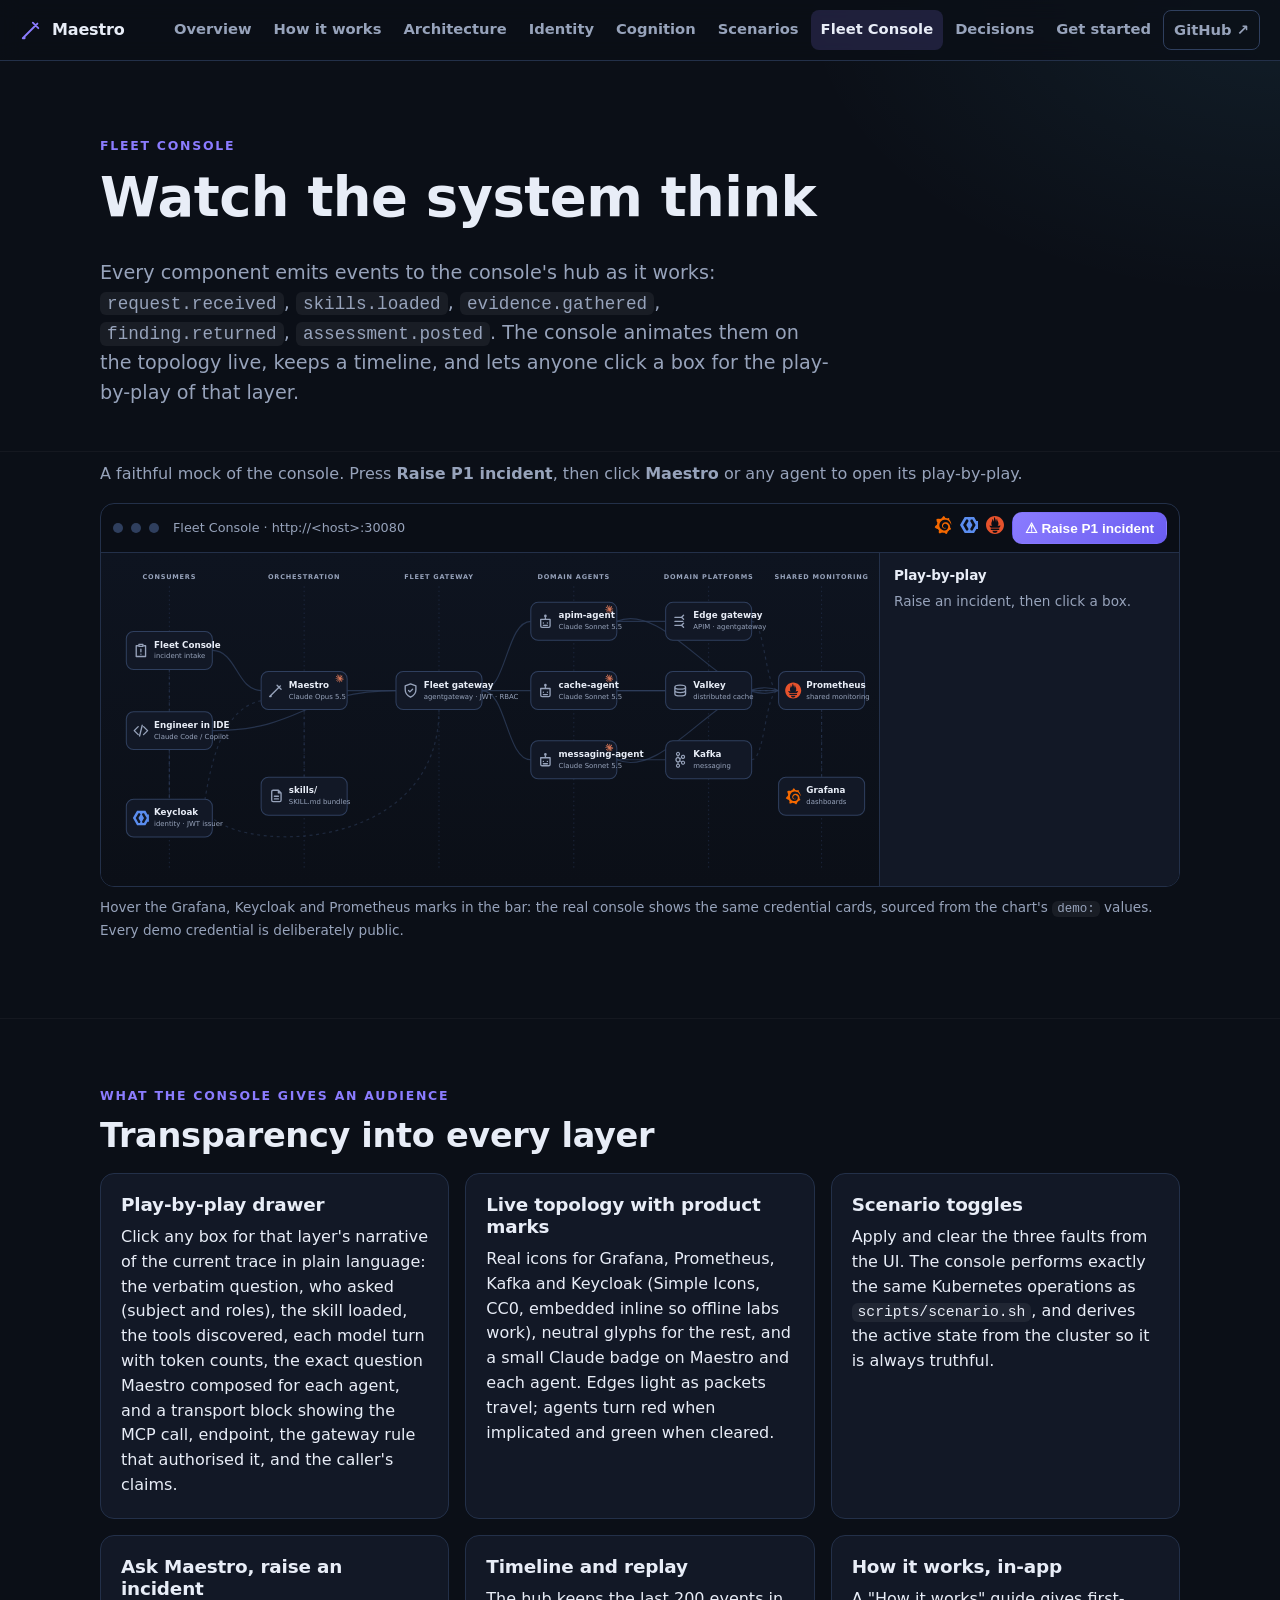
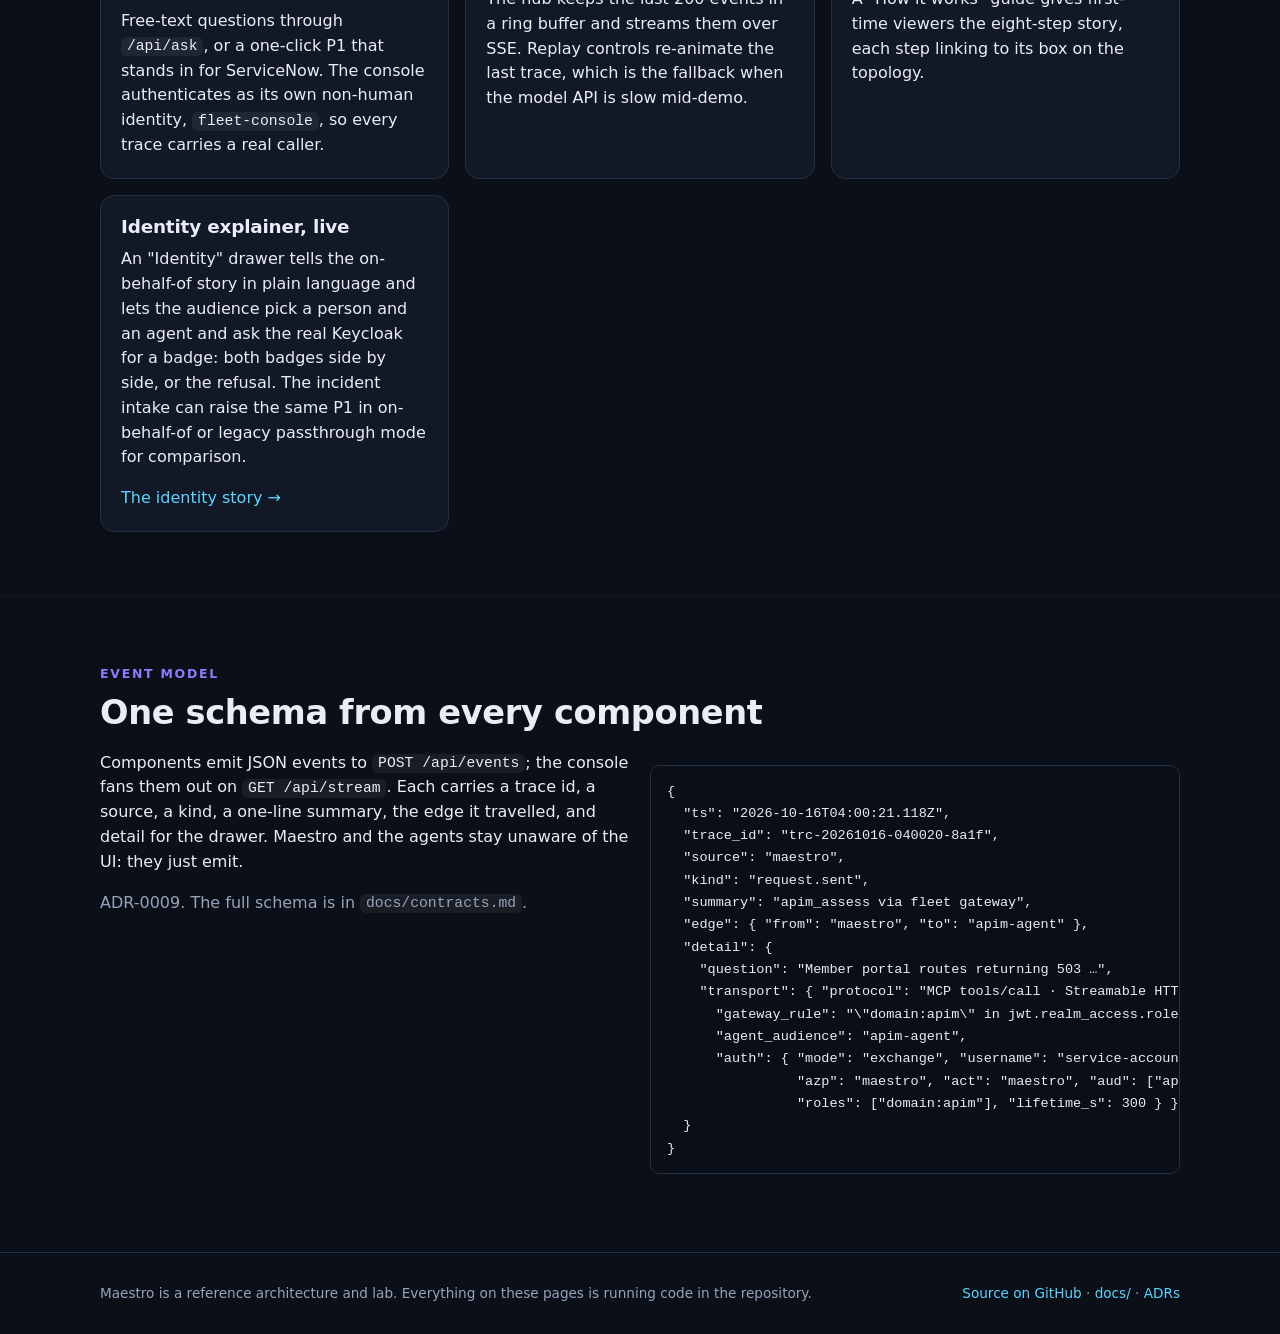
<file: site/console.html>
<!doctype html>
<html lang="en">
<head>
<meta charset="utf-8">
<meta name="viewport" content="width=device-width, initial-scale=1">
<title>Fleet Console — Maestro</title>
<meta name="description" content="The executive-facing console: live topology, play-by-play for every layer, scenario toggles, credential cards, and replay.">
<link rel="stylesheet" href="assets/site.css">
<script src="assets/icons.js"></script>
<script src="assets/site.js"></script>
<script src="assets/topology.js"></script>
</head>
<body>
<header id="site-header"></header>

<section class="hero" style="padding-bottom:24px">
  <div class="wrap">
    <span class="eyebrow">Fleet Console</span>
    <h1>Watch the system think</h1>
    <p class="lede">Every component emits events to the console's hub as it works: <code>request.received</code>, <code>skills.loaded</code>, <code>evidence.gathered</code>, <code>finding.returned</code>, <code>assessment.posted</code>. The console animates them on the topology live, keeps a timeline, and lets anyone click a box for the play-by-play of that layer.</p>
  </div>
</section>

<section style="padding-top:10px">
  <div class="wrap">
    <p class="muted">A faithful mock of the console. Press <b>Raise P1 incident</b>, then click <b>Maestro</b> or any agent to open its play-by-play.</p>
    <div class="console-mock reveal">
      <div class="bar"><i></i><i></i><i></i><span style="margin-left:6px">Fleet Console · http://&lt;host&gt;:30080</span><span class="spacer" style="flex:1"></span>
        <span class="cred" tabindex="0">${grafana}<span class="card-pop"><div><span>URL</span><code>http://&lt;host&gt;:30081</code></div><div><span>user</span><code>admin</code></div><div><span>password</span><code>maestro-demo</code></div></span></span>
        <span class="cred" tabindex="0">${keycloak}<span class="card-pop"><div><span>URL</span><code>http://&lt;host&gt;:30082</code></div><div><span>admin</span><code>admin / maestro-demo</code></div><div><span>engineer</span><code>engineer / engineer</code></div><div><span>sre-lead</span><code>sre-lead / sre-lead</code></div></span></span>
        <span class="cred" tabindex="0">${prometheus}<span class="card-pop"><div><span>URL</span><code>http://&lt;host&gt;:30084</code></div><div><span>auth</span><code>none</code></div></span></span>
        <button class="btn small primary" id="raise">⚠ Raise P1 incident</button>
      </div>
      <div class="body">
        <div class="stage" id="stage" style="border:0;border-radius:0"></div>
        <div class="drawer" id="drawer"><h4>Play-by-play</h4><p class="muted">Raise an incident, then click a box.</p></div>
      </div>
    </div>
    <p class="muted" style="margin-top:10px;font-size:.85rem">Hover the Grafana, Keycloak and Prometheus marks in the bar: the real console shows the same credential cards, sourced from the chart's <code>demo:</code> values. Every demo credential is deliberately public.</p>
  </div>
</section>

<section>
  <div class="wrap">
    <span class="eyebrow">What the console gives an audience</span>
    <h2>Transparency into every layer</h2>
    <div class="cards">
      <div class="card reveal"><h3>Play-by-play drawer</h3><p>Click any box for that layer's narrative of the current trace in plain language: the verbatim question, who asked (subject and roles), the skill loaded, the tools discovered, each model turn with token counts, the exact question Maestro composed for each agent, and a transport block showing the MCP call, endpoint, the gateway rule that authorised it, and the caller's claims.</p></div>
      <div class="card reveal d1"><h3>Live topology with product marks</h3><p>Real icons for Grafana, Prometheus, Kafka and Keycloak (Simple Icons, CC0, embedded inline so offline labs work), neutral glyphs for the rest, and a small Claude badge on Maestro and each agent. Edges light as packets travel; agents turn red when implicated and green when cleared.</p></div>
      <div class="card reveal d2"><h3>Scenario toggles</h3><p>Apply and clear the three faults from the UI. The console performs exactly the same Kubernetes operations as <code>scripts/scenario.sh</code>, and derives the active state from the cluster so it is always truthful.</p></div>
      <div class="card reveal d3"><h3>Ask Maestro, raise an incident</h3><p>Free-text questions through <code>/api/ask</code>, or a one-click P1 that stands in for ServiceNow. The console authenticates as its own non-human identity, <code>fleet-console</code>, so every trace carries a real caller.</p></div>
      <div class="card reveal"><h3>Timeline and replay</h3><p>The hub keeps the last 200 events in a ring buffer and streams them over SSE. Replay controls re-animate the last trace, which is the fallback when the model API is slow mid-demo.</p></div>
      <div class="card reveal d1"><h3>How it works, in-app</h3><p>A "How it works" guide gives first-time viewers the eight-step story, each step linking to its box on the topology.</p></div>
      <div class="card reveal d2"><h3>Identity explainer, live</h3><p>An "Identity" drawer tells the on-behalf-of story in plain language and lets the audience pick a person and an agent and ask the real Keycloak for a badge: both badges side by side, or the refusal. The incident intake can raise the same P1 in on-behalf-of or legacy passthrough mode for comparison.</p><a href="identity.html">The identity story →</a></div>
    </div>
  </div>
</section>

<section>
  <div class="wrap">
    <span class="eyebrow">Event model</span>
    <h2>One schema from every component</h2>
    <div class="split">
      <div>
        <p>Components emit JSON events to <code>POST /api/events</code>; the console fans them out on <code>GET /api/stream</code>. Each carries a trace id, a source, a kind, a one-line summary, the edge it travelled, and detail for the drawer. Maestro and the agents stay unaware of the UI: they just emit.</p>
        <p class="muted">ADR-0009. The full schema is in <code>docs/contracts.md</code>.</p>
      </div>
<pre><code>{
  "ts": "2026-10-16T04:00:21.118Z",
  "trace_id": "trc-20261016-040020-8a1f",
  "source": "maestro",
  "kind": "request.sent",
  "summary": "apim_assess via fleet gateway",
  "edge": { "from": "maestro", "to": "apim-agent" },
  "detail": {
    "question": "Member portal routes returning 503 …",
    "transport": { "protocol": "MCP tools/call · Streamable HTTP",
      "gateway_rule": "\"domain:apim\" in jwt.realm_access.roles",
      "agent_audience": "apim-agent",
      "auth": { "mode": "exchange", "username": "service-account-fleet-console",
                "azp": "maestro", "act": "maestro", "aud": ["apim-agent"],
                "roles": ["domain:apim"], "lifetime_s": 300 } }
  }
}</code></pre>
    </div>
  </div>
</section>

<footer id="site-footer"></footer>

<script>
(function () {
  // Fill in the bar icons
  const bar = document.querySelector(".console-mock .bar");
  bar.innerHTML = bar.innerHTML.replace("${grafana}", MaestroIcons.svg("grafana", 18)).replace("${keycloak}", MaestroIcons.svg("keycloak", 18)).replace("${prometheus}", MaestroIcons.svg("prometheus", 18));
  const t = MaestroTopology.render(document.getElementById("stage"), { focusable: true });
  const drawer = document.getElementById("drawer");
  let ran = false, running = false;
  const PLAY = {
    maestro: ["Maestro", ["<b>Asked:</b> \"Member portal API returning 503s\" by service-account-fleet-console (roles maestro:ask, domain:apim, domain:cache, domain:messaging)", "<b>Loaded</b> skill maestro-orchestration", "<b>Discovered</b> 6 tools via the fleet gateway", "<b>Turn 1</b> (Opus 5.5): 2,814 in · 412 out → call apim_assess, cache_assess, messaging_assess in parallel", "<b>token.exchanged</b> ×3: Keycloak issued on-behalf-of badges for apim-agent, cache-agent, messaging-agent · sub fleet-console · azp maestro · 300 s", "<b>→ apim_assess</b> via the fleet gateway: \"Member portal routes returning 503 at the edge since ~03:50 UTC. Is your domain implicated?\"", "<b>Transport:</b> MCP tools/call · Bearer (on-behalf-of: aud apim-agent, roles [domain:apim]) · rule \"domain:apim\" in jwt.realm_access.roles", "<b>Findings:</b> apim implicated 0.88 · cache cleared 0.85 · messaging cleared 0.92", "<b>Turn 2:</b> consolidate → assessment posted in 33 s"]],
    "apim-agent": ["apim-agent", ["<b>Verified</b> on-behalf-of JWT: addressed to apim-agent · for service-account-fleet-console · carried by maestro", "<b>Loaded</b> apim-observability + prometheus-observability", "<b>prometheus_query</b> 5xx ratio on edge-gateway = 0.97", "<b>edge_route_config</b> /api/members → portal-api-v2 (no such service)", "<b>read_reference</b> change-annotations.md", "<b>edge_change_annotations</b> CHG0123 by platform-apim-bot at 03:58:50Z", "<b>Finding:</b> implicated 0.88 · roll back CHG0123 · Grafana domain-apim panel 2"]],
    "cache-agent": ["cache-agent", ["<b>Verified</b> on-behalf-of JWT: addressed to cache-agent · carried by maestro", "<b>Loaded</b> cache-observability + prometheus-observability", "<b>valkey_info</b> used_memory 11 MiB / 64 MiB · evicted_keys 0", "<b>prometheus_query</b> hit ratio 0.93 over 15 m", "<b>Finding:</b> cleared 0.85"]],
    "messaging-agent": ["messaging-agent", ["<b>Verified</b> on-behalf-of JWT: addressed to messaging-agent · carried by maestro", "<b>Loaded</b> messaging-observability + prometheus-observability", "<b>kafka_consumer_groups</b> portal-consumer: 1 member, lag 0", "<b>prometheus_query</b> kafka_consumergroup_lag = 0", "<b>Finding:</b> cleared 0.92"]],
    gateway: ["Fleet gateway", ["<b>tools/list</b> for sub service-account-fleet-console → 6 tools (all CEL rules matched)", "<b>tools/call</b> apim_assess → apim-agent · on-behalf-of token, role domain:apim · authorised · passed through", "<b>tools/call</b> cache_assess → cache-agent · authorised", "<b>tools/call</b> messaging_assess → messaging-agent · authorised", "<b>Metrics</b> exported to Prometheus on :15020"]],
    keycloak: ["Keycloak", ["<b>token.issued</b> client fleet-console (client-credentials) · aud maestro-gateway, maestro · 8 h", "<b>token.exchanged</b> for maestro: on behalf of service-account-fleet-console → apim-agent · roles [domain:apim] · 300 s", "<b>token.exchanged</b> → cache-agent · roles [domain:cache] · 300 s", "<b>token.exchanged</b> → messaging-agent · roles [domain:messaging] · 300 s", "<b>JWKS</b> served to the fleet gateway and every agent for verification"]],
    console: ["Fleet Console", ["<b>incident.raised</b> P1 INC-1002 \"Member portal API returning 503s\"", "<b>token.issued</b> for fleet-console", "<b>assessment.received</b> after 33 s: \"APIM is the cause, at 0.88 confidence…\""]],
    prometheus: ["Prometheus", ["<b>apim-agent</b> asked: 5xx ratio on edge-gateway (5 m rate)", "<b>cache-agent</b> asked: keyspace hit ratio, evictions", "<b>messaging-agent</b> asked: consumer-group lag for portal-consumer"]],
    edge: ["Edge gateway", ["<b>apim-agent</b> read the route config and change annotations", "Route /api/members currently → portal-api-v2.member-portal:8000"]],
    valkey: ["Valkey", ["<b>cache-agent</b> ran INFO memory, INFO stats and sampled keys"]],
    kafka: ["Kafka", ["<b>messaging-agent</b> described consumer group portal-consumer and topic member.events"]],
    skills: ["skills/", ["Loaded by Maestro: maestro-orchestration", "Loaded by each agent: its domain skill + prometheus-observability", "References read on demand: change-annotations.md, dashboard-panels.md"]],
    grafana: ["Grafana", ["Cited in evidence: domain-apim panel 2 (5xx ratio), domain-cache panel 3, domain-messaging panel 1"]],
    ide: ["Engineer in IDE", ["Idle in this trace. From Claude Code the same flow starts here with the engineer's own token."]],
  };
  function open(id) {
    const p = PLAY[id]; if (!p) return;
    if (!ran) { drawer.innerHTML = `<h4>${MaestroIcons.svg(MaestroIcons.NODE_ICON[id] || "agent", 18)} ${p[0]}</h4><p class="muted">No trace yet. Raise an incident first.</p>`; return; }
    drawer.innerHTML = `<h4>${MaestroIcons.svg(MaestroIcons.NODE_ICON[id] || "agent", 18)} ${p[0]} · play-by-play</h4><ol>${p[1].map((s, i) => `<li style="animation-delay:${i * 90}ms">${s}</li>`).join("")}</ol>`;
  }
  Object.entries(t.nodes).forEach(([id, g]) => {
    const key = id === "edge" ? "edge" : id;
    g.style.cursor = "pointer";
    g.addEventListener("click", () => open(key));
    g.addEventListener("keydown", (e) => { if (e.key === "Enter") open(key); });
  });
  document.getElementById("raise").addEventListener("click", async (e) => {
    if (running) return; running = true; e.target.disabled = true;
    drawer.innerHTML = `<h4>Live</h4><p class="muted">Trace trc-20261016-040020-8a1f running… click a box when it finishes.</p>`;
    await MaestroTopology.runIncident(t, { caller: "console", holdMs: 0 });
    ran = true; running = false; e.target.disabled = false; open("maestro");
  });
})();
</script>
</body>
</html>
</file>
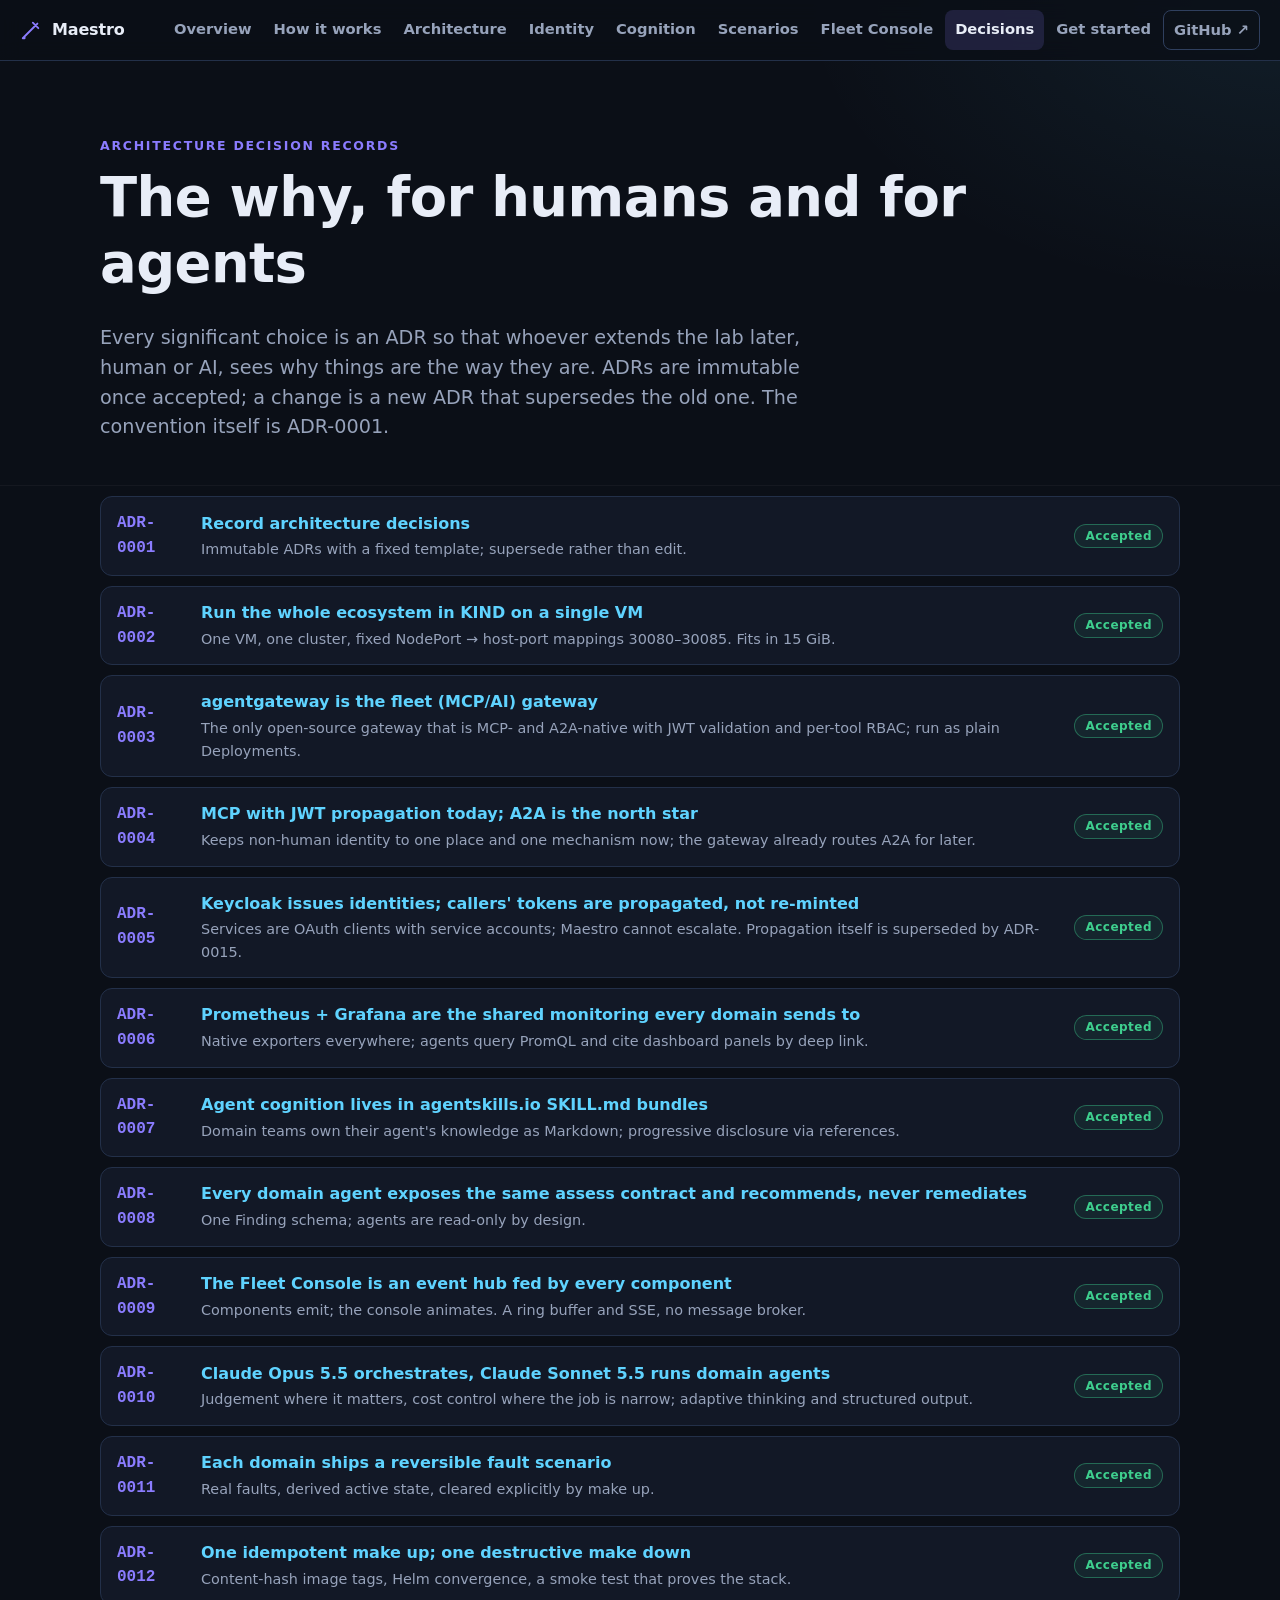
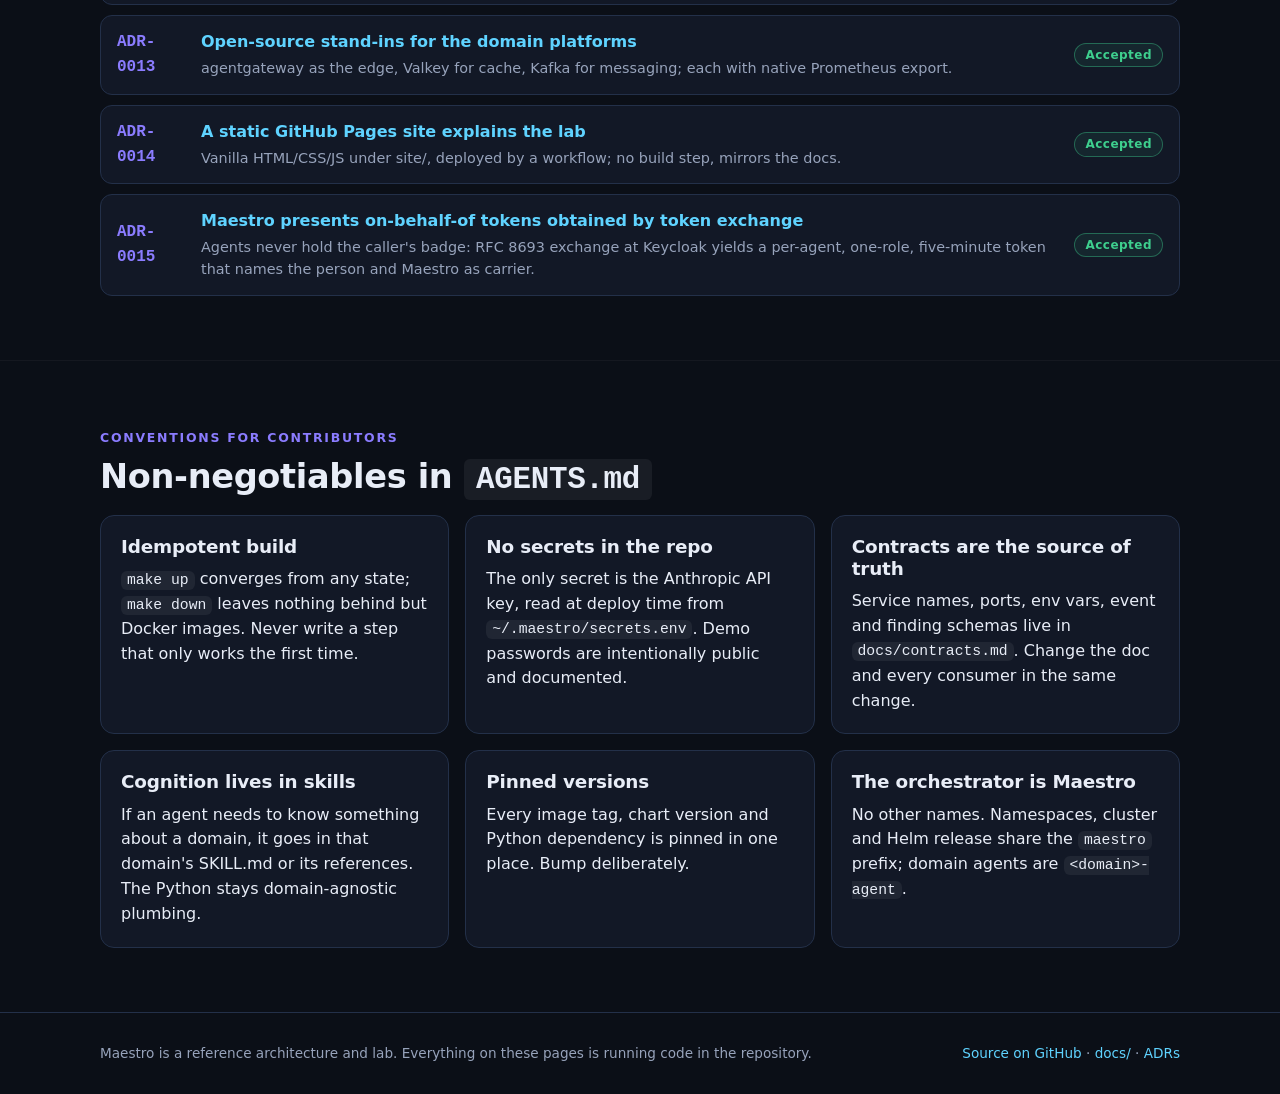
<file: site/decisions.html>
<!doctype html>
<html lang="en">
<head>
<meta charset="utf-8">
<meta name="viewport" content="width=device-width, initial-scale=1">
<title>Decisions — Maestro</title>
<meta name="description" content="The Architecture Decision Records behind the Maestro lab: why KIND, agentgateway, MCP with JWT, Keycloak, Prometheus, SKILL.md, and more.">
<link rel="stylesheet" href="assets/site.css">
<script src="assets/icons.js"></script>
<script src="assets/site.js"></script>
</head>
<body>
<header id="site-header"></header>

<section class="hero" style="padding-bottom:24px">
  <div class="wrap">
    <span class="eyebrow">Architecture Decision Records</span>
    <h1>The why, for humans and for agents</h1>
    <p class="lede">Every significant choice is an ADR so that whoever extends the lab later, human or AI, sees why things are the way they are. ADRs are immutable once accepted; a change is a new ADR that supersedes the old one. The convention itself is ADR-0001.</p>
  </div>
</section>

<section style="padding-top:10px">
  <div class="wrap" id="adrs" style="display:grid;gap:10px"></div>
</section>

<section>
  <div class="wrap">
    <span class="eyebrow">Conventions for contributors</span>
    <h2>Non-negotiables in <code>AGENTS.md</code></h2>
    <div class="cards">
      <div class="card reveal"><h3>Idempotent build</h3><p><code>make up</code> converges from any state; <code>make down</code> leaves nothing behind but Docker images. Never write a step that only works the first time.</p></div>
      <div class="card reveal d1"><h3>No secrets in the repo</h3><p>The only secret is the Anthropic API key, read at deploy time from <code>~/.maestro/secrets.env</code>. Demo passwords are intentionally public and documented.</p></div>
      <div class="card reveal d2"><h3>Contracts are the source of truth</h3><p>Service names, ports, env vars, event and finding schemas live in <code>docs/contracts.md</code>. Change the doc and every consumer in the same change.</p></div>
      <div class="card reveal d3"><h3>Cognition lives in skills</h3><p>If an agent needs to know something about a domain, it goes in that domain's SKILL.md or its references. The Python stays domain-agnostic plumbing.</p></div>
      <div class="card reveal"><h3>Pinned versions</h3><p>Every image tag, chart version and Python dependency is pinned in one place. Bump deliberately.</p></div>
      <div class="card reveal d1"><h3>The orchestrator is Maestro</h3><p>No other names. Namespaces, cluster and Helm release share the <code>maestro</code> prefix; domain agents are <code>&lt;domain&gt;-agent</code>.</p></div>
    </div>
  </div>
</section>

<footer id="site-footer"></footer>

<script>
(function () {
  const BASE = MaestroSite.REPO + "/blob/main/docs/adr/";
  const ADRS = [
    ["0001", "record-architecture-decisions", "Record architecture decisions", "Immutable ADRs with a fixed template; supersede rather than edit."],
    ["0002", "kind-on-a-single-vm", "Run the whole ecosystem in KIND on a single VM", "One VM, one cluster, fixed NodePort → host-port mappings 30080–30085. Fits in 15 GiB."],
    ["0003", "agentgateway-as-fleet-gateway", "agentgateway is the fleet (MCP/AI) gateway", "The only open-source gateway that is MCP- and A2A-native with JWT validation and per-tool RBAC; run as plain Deployments."],
    ["0004", "mcp-with-jwt-today-a2a-north-star", "MCP with JWT propagation today; A2A is the north star", "Keeps non-human identity to one place and one mechanism now; the gateway already routes A2A for later."],
    ["0005", "keycloak-identity-and-token-propagation", "Keycloak issues identities; callers' tokens are propagated, not re-minted", "Services are OAuth clients with service accounts; Maestro cannot escalate. Propagation itself is superseded by ADR-0015."],
    ["0006", "prometheus-grafana-shared-monitoring", "Prometheus + Grafana are the shared monitoring every domain sends to", "Native exporters everywhere; agents query PromQL and cite dashboard panels by deep link."],
    ["0007", "skills-md-as-agent-cognition", "Agent cognition lives in agentskills.io SKILL.md bundles", "Domain teams own their agent's knowledge as Markdown; progressive disclosure via references."],
    ["0008", "domain-agent-contract", "Every domain agent exposes the same assess contract and recommends, never remediates", "One Finding schema; agents are read-only by design."],
    ["0009", "fleet-console-event-model", "The Fleet Console is an event hub fed by every component", "Components emit; the console animates. A ring buffer and SSE, no message broker."],
    ["0010", "claude-models-and-effort", "Claude Opus 5.5 orchestrates, Claude Sonnet 5.5 runs domain agents", "Judgement where it matters, cost control where the job is narrow; adaptive thinking and structured output."],
    ["0011", "fault-injection-scenarios", "Each domain ships a reversible fault scenario", "Real faults, derived active state, cleared explicitly by make up."],
    ["0012", "idempotent-build", "One idempotent make up; one destructive make down", "Content-hash image tags, Helm convergence, a smoke test that proves the stack."],
    ["0013", "domain-platform-stand-ins", "Open-source stand-ins for the domain platforms", "agentgateway as the edge, Valkey for cache, Kafka for messaging; each with native Prometheus export."],
    ["0014", "github-pages-site", "A static GitHub Pages site explains the lab", "Vanilla HTML/CSS/JS under site/, deployed by a workflow; no build step, mirrors the docs."],
    ["0015", "on-behalf-of-token-exchange", "Maestro presents on-behalf-of tokens obtained by token exchange", "Agents never hold the caller's badge: RFC 8693 exchange at Keycloak yields a per-agent, one-role, five-minute token that names the person and Maestro as carrier."],
  ];
  document.getElementById("adrs").innerHTML = ADRS.map(([n, slug, title, why], i) =>
    `<a class="adr reveal" style="transition-delay:${Math.min(i, 6) * 40}ms" href="${BASE}${n}-${slug}.md" rel="noopener"><span class="num">ADR-${n}</span><span><b>${title}</b><p>${why}</p></span><span class="pill ok">Accepted</span></a>`).join("");
  if (window.MaestroSite) document.querySelectorAll(".adr").forEach(e => e.classList.add("in"));
})();
</script>
</body>
</html>
</file>
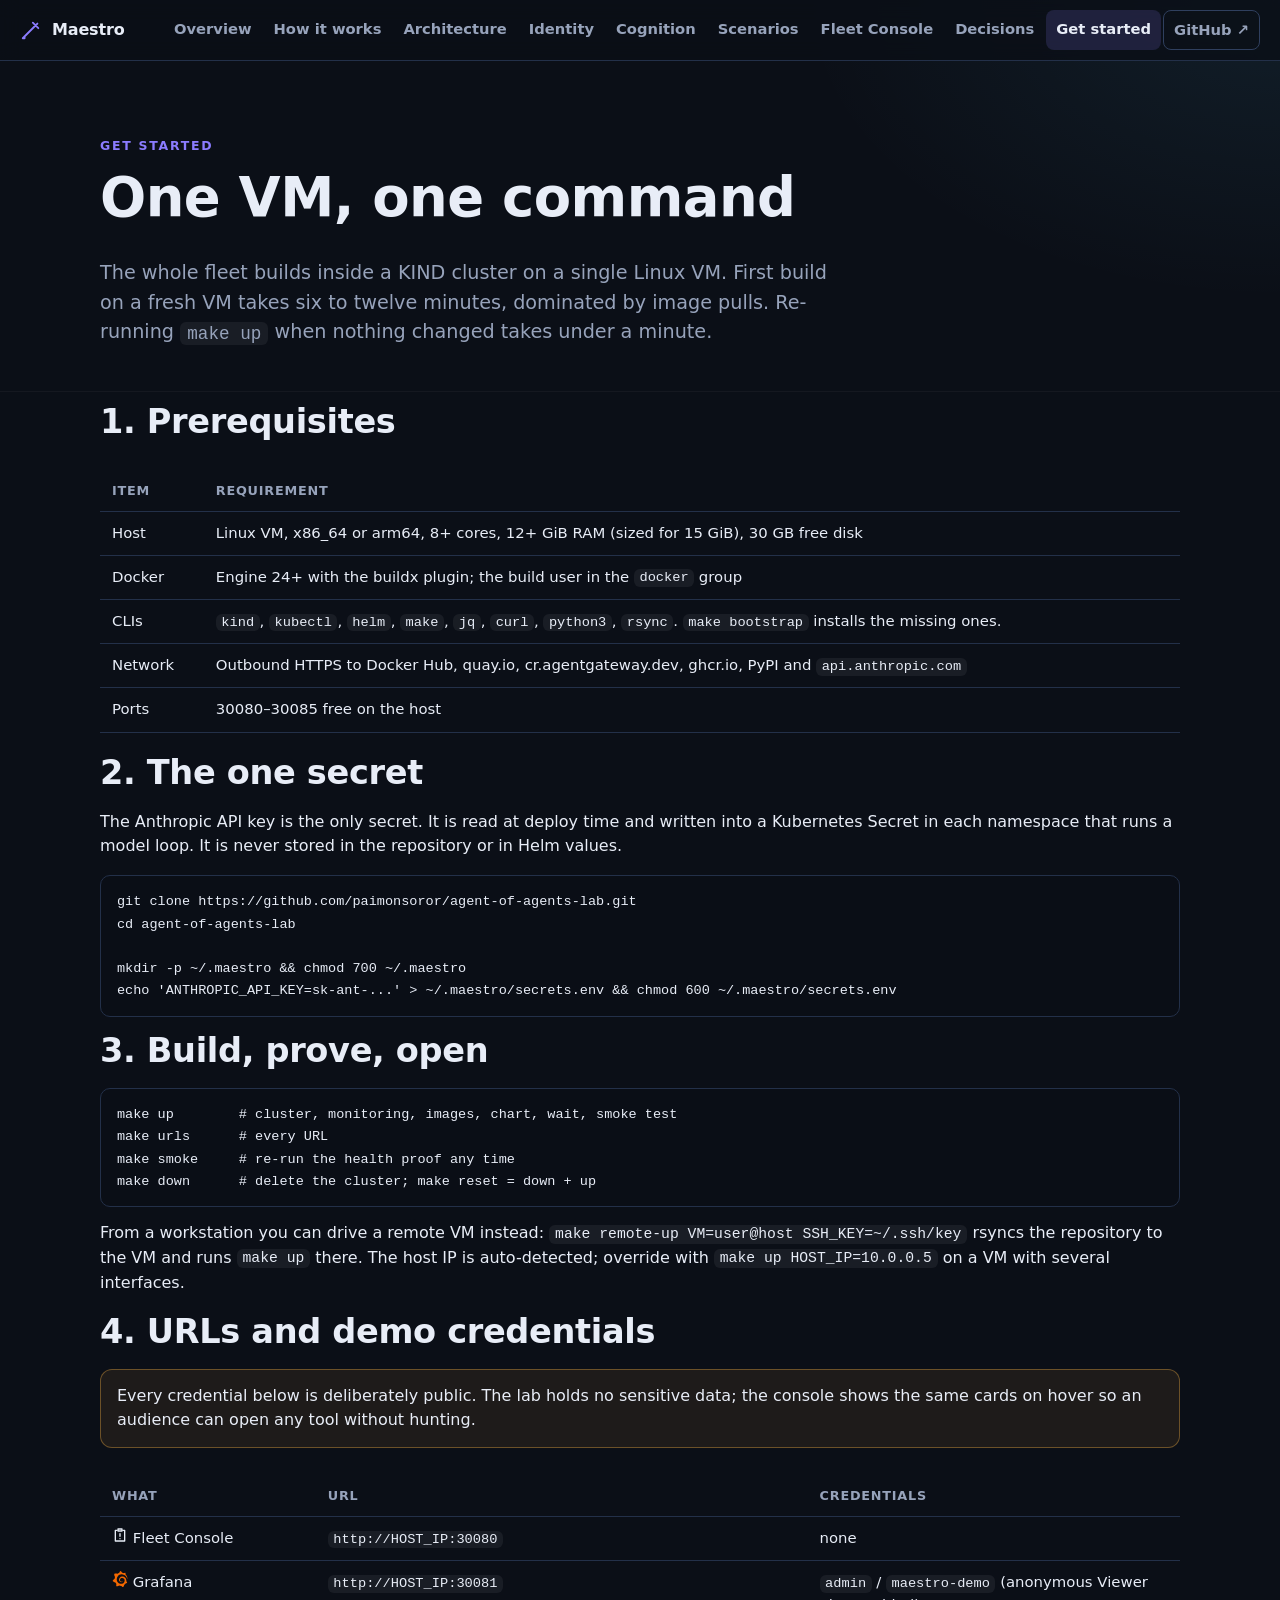
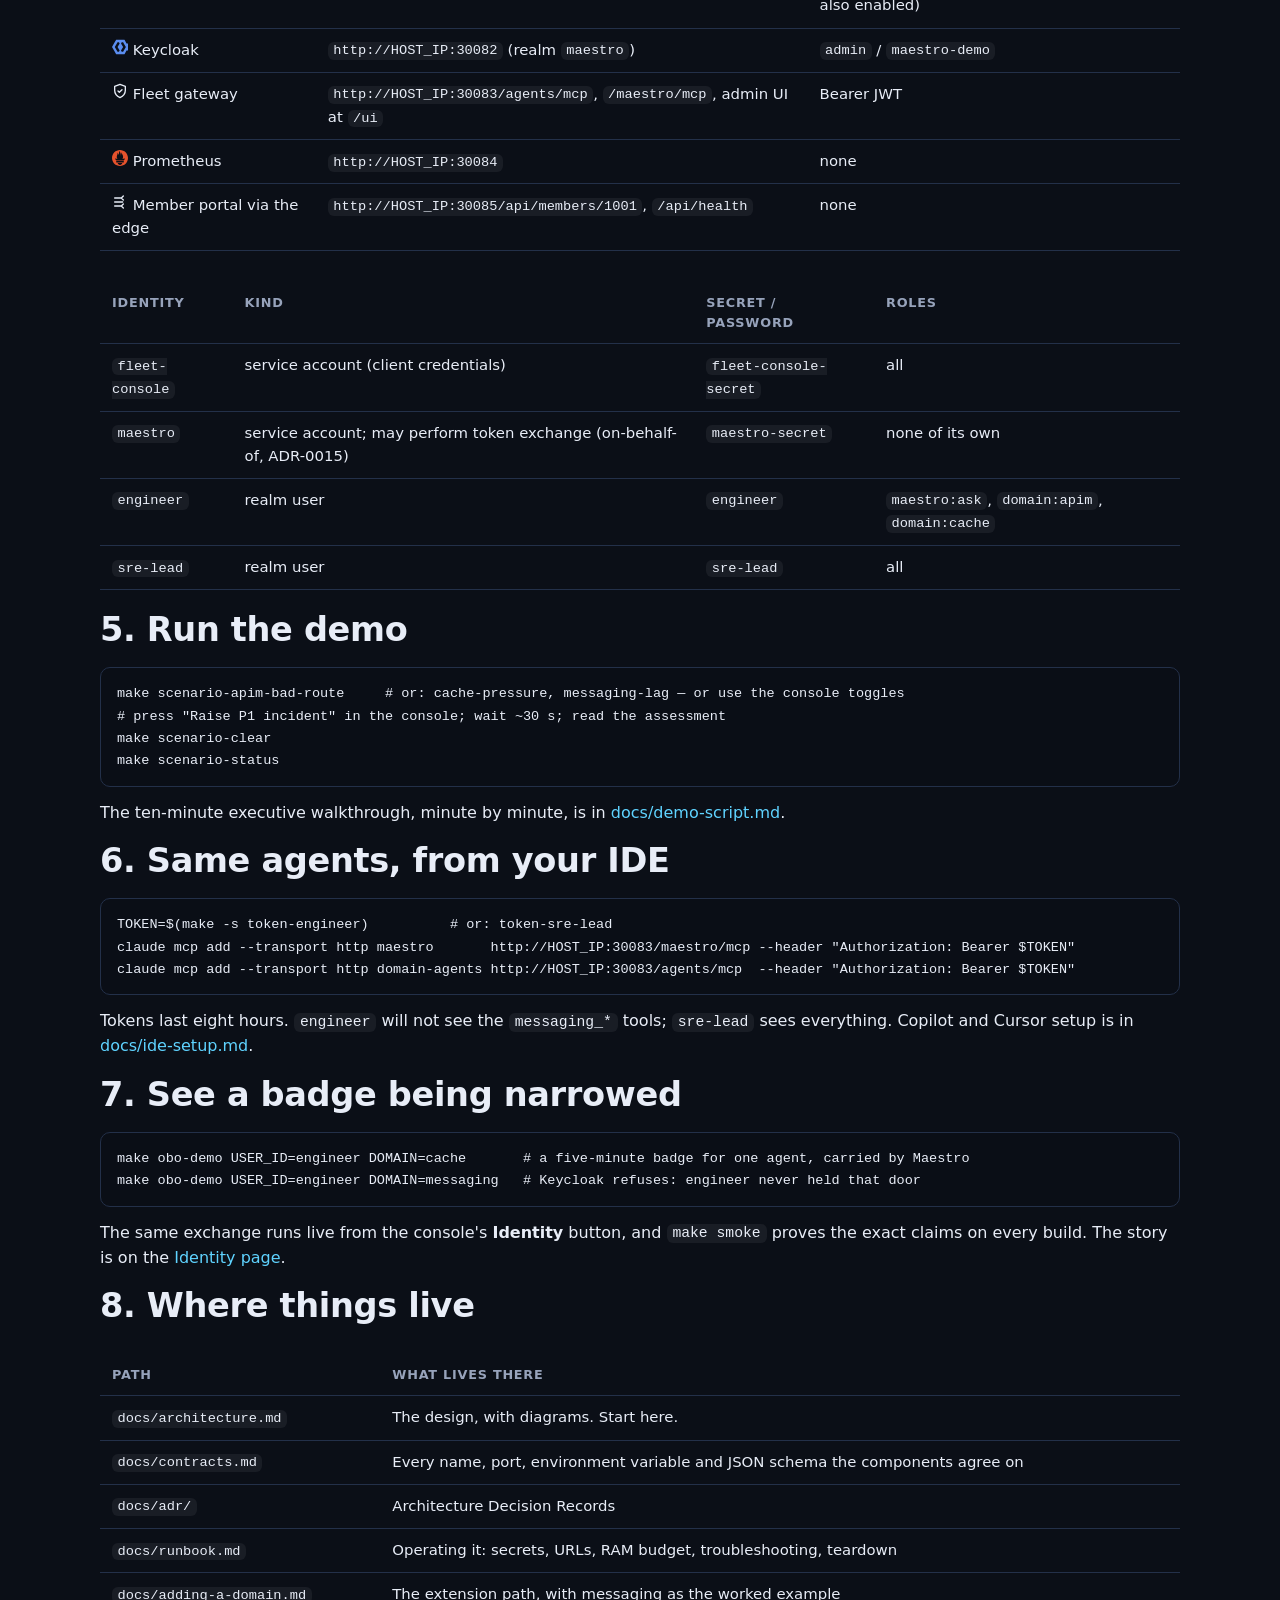
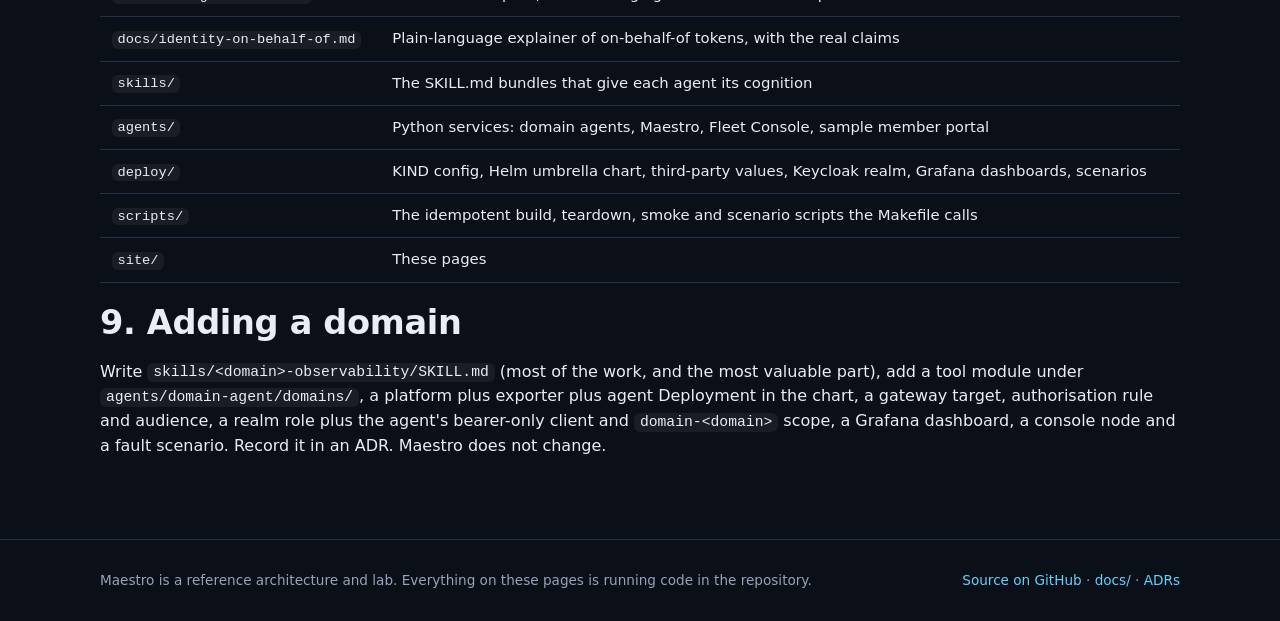
<file: site/get-started.html>
<!doctype html>
<html lang="en">
<head>
<meta charset="utf-8">
<meta name="viewport" content="width=device-width, initial-scale=1">
<title>Get started — Maestro</title>
<meta name="description" content="Build the Maestro lab on one Linux VM with make up: prerequisites, the one secret, URLs, demo credentials, scenarios, and connecting your IDE.">
<link rel="stylesheet" href="assets/site.css">
<script src="assets/icons.js"></script>
<script src="assets/site.js"></script>
</head>
<body>
<header id="site-header"></header>

<section class="hero" style="padding-bottom:24px">
  <div class="wrap">
    <span class="eyebrow">Get started</span>
    <h1>One VM, one command</h1>
    <p class="lede">The whole fleet builds inside a KIND cluster on a single Linux VM. First build on a fresh VM takes six to twelve minutes, dominated by image pulls. Re-running <code>make up</code> when nothing changed takes under a minute.</p>
  </div>
</section>

<section style="padding-top:10px">
  <div class="wrap">
    <h2>1. Prerequisites</h2>
    <div class="table-wrap"><table>
      <thead><tr><th>Item</th><th>Requirement</th></tr></thead>
      <tbody>
        <tr><td>Host</td><td>Linux VM, x86_64 or arm64, 8+ cores, 12+ GiB RAM (sized for 15 GiB), 30 GB free disk</td></tr>
        <tr><td>Docker</td><td>Engine 24+ with the buildx plugin; the build user in the <code>docker</code> group</td></tr>
        <tr><td>CLIs</td><td><code>kind</code>, <code>kubectl</code>, <code>helm</code>, <code>make</code>, <code>jq</code>, <code>curl</code>, <code>python3</code>, <code>rsync</code>. <code>make bootstrap</code> installs the missing ones.</td></tr>
        <tr><td>Network</td><td>Outbound HTTPS to Docker Hub, quay.io, cr.agentgateway.dev, ghcr.io, PyPI and <code>api.anthropic.com</code></td></tr>
        <tr><td>Ports</td><td>30080–30085 free on the host</td></tr>
      </tbody>
    </table></div>

    <h2>2. The one secret</h2>
    <p>The Anthropic API key is the only secret. It is read at deploy time and written into a Kubernetes Secret in each namespace that runs a model loop. It is never stored in the repository or in Helm values.</p>
<pre><code>git clone https://github.com/paimonsoror/agent-of-agents-lab.git
cd agent-of-agents-lab

mkdir -p ~/.maestro &amp;&amp; chmod 700 ~/.maestro
echo 'ANTHROPIC_API_KEY=sk-ant-...' &gt; ~/.maestro/secrets.env &amp;&amp; chmod 600 ~/.maestro/secrets.env</code></pre>

    <h2>3. Build, prove, open</h2>
<pre><code>make up        # cluster, monitoring, images, chart, wait, smoke test
make urls      # every URL
make smoke     # re-run the health proof any time
make down      # delete the cluster; make reset = down + up</code></pre>
    <p>From a workstation you can drive a remote VM instead: <code>make remote-up VM=user@host SSH_KEY=~/.ssh/key</code> rsyncs the repository to the VM and runs <code>make up</code> there. The host IP is auto-detected; override with <code>make up HOST_IP=10.0.0.5</code> on a VM with several interfaces.</p>

    <h2>4. URLs and demo credentials</h2>
    <div class="callout warn">Every credential below is deliberately public. The lab holds no sensitive data; the console shows the same cards on hover so an audience can open any tool without hunting.</div>
    <div class="table-wrap"><table>
      <thead><tr><th>What</th><th>URL</th><th>Credentials</th></tr></thead>
      <tbody>
        <tr><td><i data-icon="console" data-size="16"></i> Fleet Console</td><td><code>http://HOST_IP:30080</code></td><td>none</td></tr>
        <tr><td><i data-icon="grafana" data-size="16"></i> Grafana</td><td><code>http://HOST_IP:30081</code></td><td><code>admin</code> / <code>maestro-demo</code> (anonymous Viewer also enabled)</td></tr>
        <tr><td><i data-icon="keycloak" data-size="16"></i> Keycloak</td><td><code>http://HOST_IP:30082</code> (realm <code>maestro</code>)</td><td><code>admin</code> / <code>maestro-demo</code></td></tr>
        <tr><td><i data-icon="gateway" data-size="16"></i> Fleet gateway</td><td><code>http://HOST_IP:30083/agents/mcp</code>, <code>/maestro/mcp</code>, admin UI at <code>/ui</code></td><td>Bearer JWT</td></tr>
        <tr><td><i data-icon="prometheus" data-size="16"></i> Prometheus</td><td><code>http://HOST_IP:30084</code></td><td>none</td></tr>
        <tr><td><i data-icon="edge-gateway" data-size="16"></i> Member portal via the edge</td><td><code>http://HOST_IP:30085/api/members/1001</code>, <code>/api/health</code></td><td>none</td></tr>
      </tbody>
    </table></div>
    <div class="table-wrap"><table>
      <thead><tr><th>Identity</th><th>Kind</th><th>Secret / password</th><th>Roles</th></tr></thead>
      <tbody>
        <tr><td><code>fleet-console</code></td><td>service account (client credentials)</td><td><code>fleet-console-secret</code></td><td>all</td></tr>
        <tr><td><code>maestro</code></td><td>service account; may perform token exchange (on-behalf-of, ADR-0015)</td><td><code>maestro-secret</code></td><td>none of its own</td></tr>
        <tr><td><code>engineer</code></td><td>realm user</td><td><code>engineer</code></td><td><code>maestro:ask</code>, <code>domain:apim</code>, <code>domain:cache</code></td></tr>
        <tr><td><code>sre-lead</code></td><td>realm user</td><td><code>sre-lead</code></td><td>all</td></tr>
      </tbody>
    </table></div>

    <h2>5. Run the demo</h2>
<pre><code>make scenario-apim-bad-route     # or: cache-pressure, messaging-lag — or use the console toggles
# press "Raise P1 incident" in the console; wait ~30 s; read the assessment
make scenario-clear
make scenario-status</code></pre>
    <p>The ten-minute executive walkthrough, minute by minute, is in <a href="https://github.com/paimonsoror/agent-of-agents-lab/blob/main/docs/demo-script.md" rel="noopener">docs/demo-script.md</a>.</p>

    <h2 id="ide">6. Same agents, from your IDE</h2>
<pre><code>TOKEN=$(make -s token-engineer)          # or: token-sre-lead
claude mcp add --transport http maestro       http://HOST_IP:30083/maestro/mcp --header "Authorization: Bearer $TOKEN"
claude mcp add --transport http domain-agents http://HOST_IP:30083/agents/mcp  --header "Authorization: Bearer $TOKEN"</code></pre>
    <p>Tokens last eight hours. <code>engineer</code> will not see the <code>messaging_*</code> tools; <code>sre-lead</code> sees everything. Copilot and Cursor setup is in <a href="https://github.com/paimonsoror/agent-of-agents-lab/blob/main/docs/ide-setup.md" rel="noopener">docs/ide-setup.md</a>.</p>

    <h2 id="obo">7. See a badge being narrowed</h2>
<pre><code>make obo-demo USER_ID=engineer DOMAIN=cache       # a five-minute badge for one agent, carried by Maestro
make obo-demo USER_ID=engineer DOMAIN=messaging   # Keycloak refuses: engineer never held that door</code></pre>
    <p>The same exchange runs live from the console's <b>Identity</b> button, and <code>make smoke</code> proves the exact claims on every build. The story is on the <a href="identity.html">Identity page</a>.</p>

    <h2>8. Where things live</h2>
    <div class="table-wrap"><table>
      <thead><tr><th>Path</th><th>What lives there</th></tr></thead>
      <tbody>
        <tr><td><code>docs/architecture.md</code></td><td>The design, with diagrams. Start here.</td></tr>
        <tr><td><code>docs/contracts.md</code></td><td>Every name, port, environment variable and JSON schema the components agree on</td></tr>
        <tr><td><code>docs/adr/</code></td><td>Architecture Decision Records</td></tr>
        <tr><td><code>docs/runbook.md</code></td><td>Operating it: secrets, URLs, RAM budget, troubleshooting, teardown</td></tr>
        <tr><td><code>docs/adding-a-domain.md</code></td><td>The extension path, with messaging as the worked example</td></tr>
        <tr><td><code>docs/identity-on-behalf-of.md</code></td><td>Plain-language explainer of on-behalf-of tokens, with the real claims</td></tr>
        <tr><td><code>skills/</code></td><td>The SKILL.md bundles that give each agent its cognition</td></tr>
        <tr><td><code>agents/</code></td><td>Python services: domain agents, Maestro, Fleet Console, sample member portal</td></tr>
        <tr><td><code>deploy/</code></td><td>KIND config, Helm umbrella chart, third-party values, Keycloak realm, Grafana dashboards, scenarios</td></tr>
        <tr><td><code>scripts/</code></td><td>The idempotent build, teardown, smoke and scenario scripts the Makefile calls</td></tr>
        <tr><td><code>site/</code></td><td>These pages</td></tr>
      </tbody>
    </table></div>

    <h2>9. Adding a domain</h2>
    <p>Write <code>skills/&lt;domain&gt;-observability/SKILL.md</code> (most of the work, and the most valuable part), add a tool module under <code>agents/domain-agent/domains/</code>, a platform plus exporter plus agent Deployment in the chart, a gateway target, authorisation rule and audience, a realm role plus the agent's bearer-only client and <code>domain-&lt;domain&gt;</code> scope, a Grafana dashboard, a console node and a fault scenario. Record it in an ADR. Maestro does not change.</p>
  </div>
</section>

<footer id="site-footer"></footer>
</body>
</html>
</file>
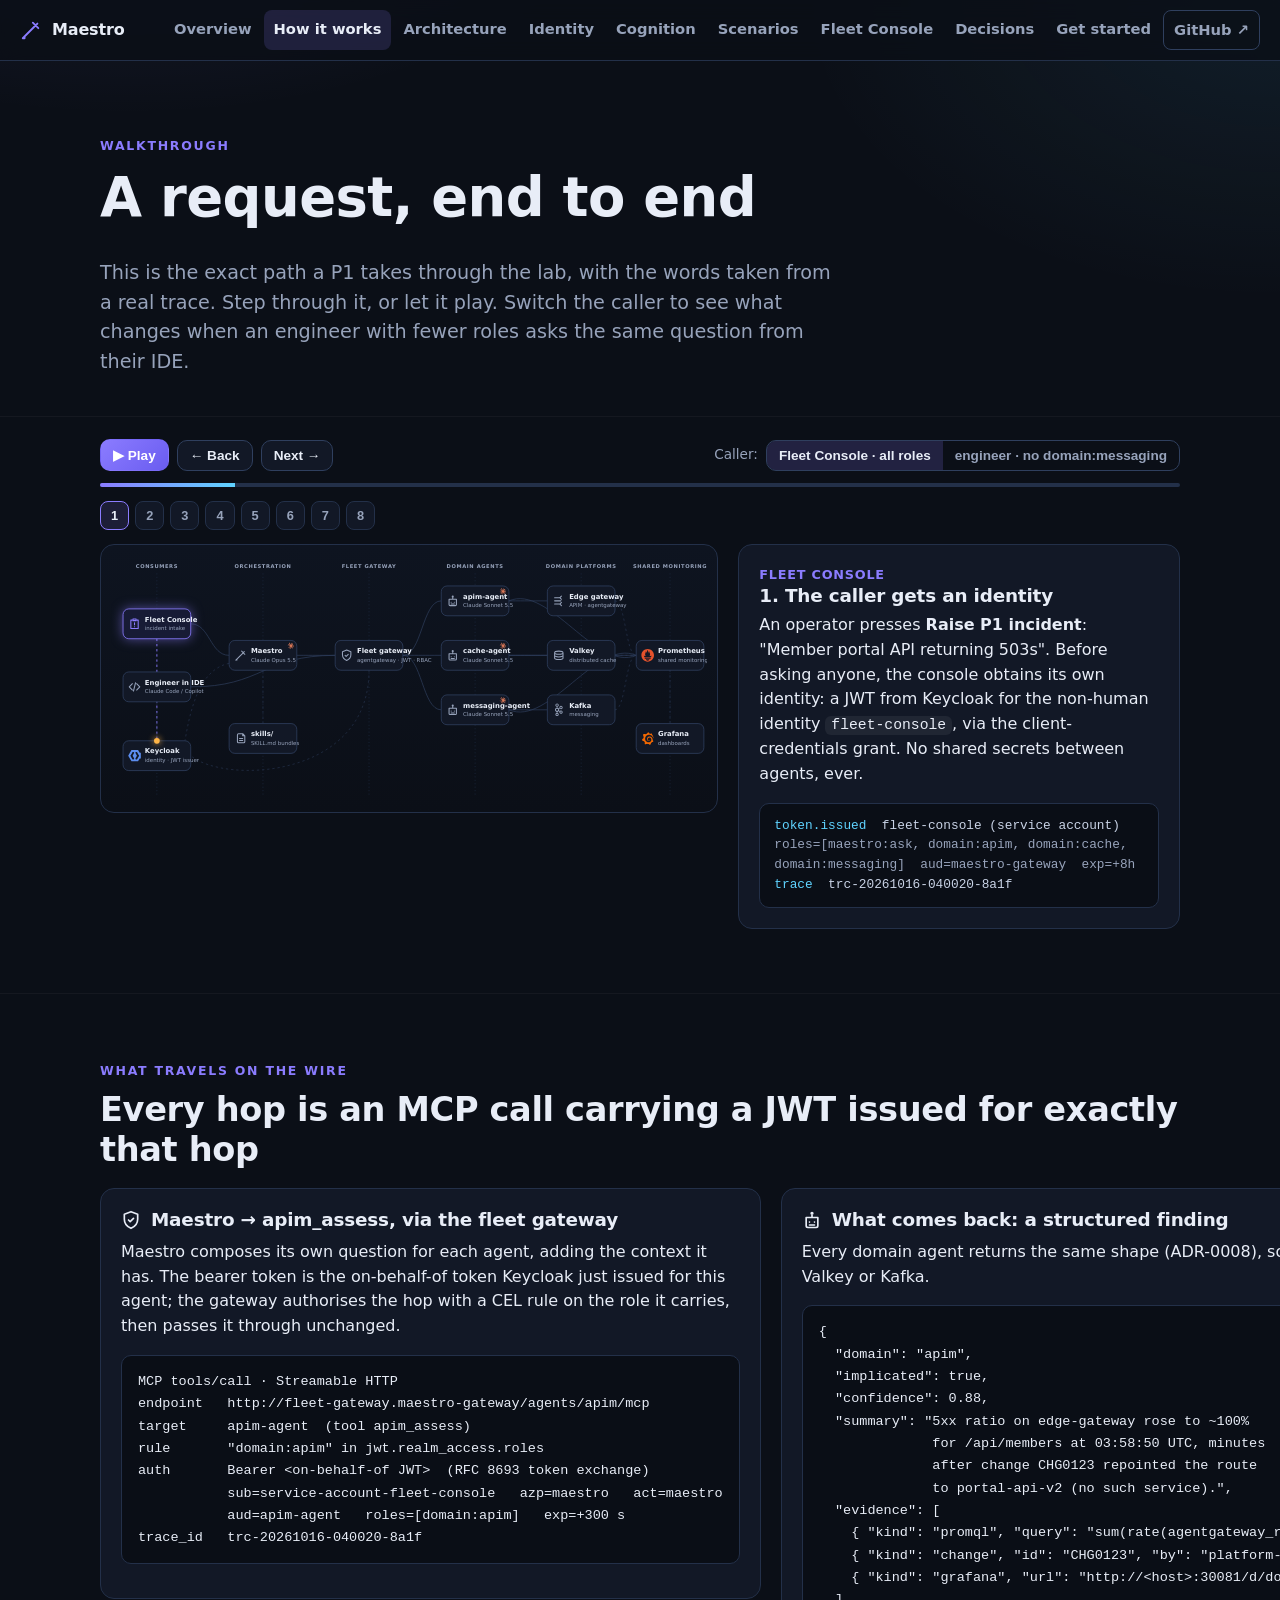
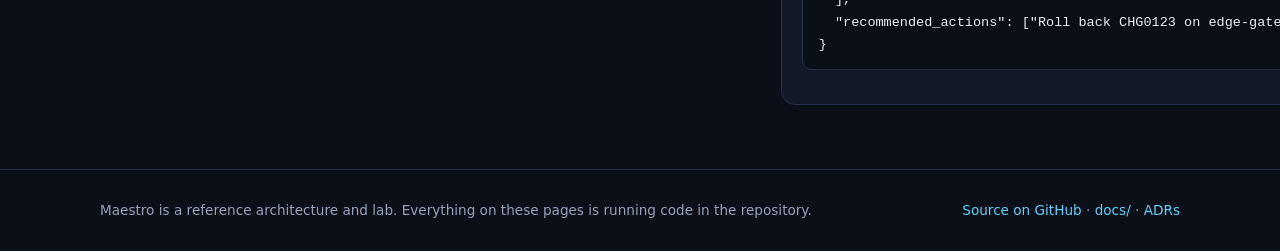
<file: site/how-it-works.html>
<!doctype html>
<html lang="en">
<head>
<meta charset="utf-8">
<meta name="viewport" content="width=device-width, initial-scale=1">
<title>How it works — Maestro</title>
<meta name="description" content="Step through a real P1 incident: identity, orchestration, gateway RBAC, fan-out, evidence, findings and the consolidated assessment.">
<link rel="stylesheet" href="assets/site.css">
<script src="assets/icons.js"></script>
<script src="assets/site.js"></script>
<script src="assets/topology.js"></script>
</head>
<body>
<header id="site-header"></header>

<section class="hero" style="padding-bottom:20px">
  <div class="wrap">
    <span class="eyebrow">Walkthrough</span>
    <h1>A request, end to end</h1>
    <p class="lede">This is the exact path a P1 takes through the lab, with the words taken from a real trace. Step through it, or let it play. Switch the caller to see what changes when an engineer with fewer roles asks the same question from their IDE.</p>
  </div>
</section>

<section style="padding-top:10px">
  <div class="wrap">
    <div class="stage-controls">
      <button class="btn small primary" id="play">▶ Play</button>
      <button class="btn small" id="prev">← Back</button>
      <button class="btn small" id="next">Next →</button>
      <span class="spacer"></span>
      <span class="muted" style="font-size:.85rem">Caller:</span>
      <div class="toggle" role="group" aria-label="Caller">
        <button class="on" data-caller="console">Fleet Console · all roles</button>
        <button data-caller="ide">engineer · no domain:messaging</button>
      </div>
    </div>
    <div class="progress"><i id="bar"></i></div>
    <div class="steps" id="steps"></div>
    <div class="walk">
      <div class="stage" id="stage"></div>
      <div class="narrative" id="narrative"></div>
    </div>
  </div>
</section>

<section>
  <div class="wrap">
    <span class="eyebrow">What travels on the wire</span>
    <h2>Every hop is an MCP call carrying a JWT issued for exactly that hop</h2>
    <div class="split">
      <div class="card reveal">
        <h3><i data-icon="gateway" data-size="20"></i>Maestro → apim_assess, via the fleet gateway</h3>
        <p>Maestro composes its own question for each agent, adding the context it has. The bearer token is the on-behalf-of token Keycloak just issued for this agent; the gateway authorises the hop with a CEL rule on the role it carries, then passes it through unchanged.</p>
<pre><code>MCP tools/call · Streamable HTTP
endpoint   http://fleet-gateway.maestro-gateway/agents/apim/mcp
target     apim-agent  (tool apim_assess)
rule       "domain:apim" in jwt.realm_access.roles
auth       Bearer &lt;on-behalf-of JWT&gt;  (RFC 8693 token exchange)
           sub=service-account-fleet-console   azp=maestro   act=maestro
           aud=apim-agent   roles=[domain:apim]   exp=+300 s
trace_id   trc-20261016-040020-8a1f</code></pre>
      </div>
      <div class="card reveal d1">
        <h3><i data-icon="agent" data-size="20"></i>What comes back: a structured finding</h3>
        <p>Every domain agent returns the same shape (ADR-0008), so Maestro can consolidate without knowing anything about Valkey or Kafka.</p>
<pre><code>{
  "domain": "apim",
  "implicated": true,
  "confidence": 0.88,
  "summary": "5xx ratio on edge-gateway rose to ~100%
              for /api/members at 03:58:50 UTC, minutes
              after change CHG0123 repointed the route
              to portal-api-v2 (no such service).",
  "evidence": [
    { "kind": "promql", "query": "sum(rate(agentgateway_requests_total{status=~\"5..\"}[5m]))", "value": "0.97" },
    { "kind": "change", "id": "CHG0123", "by": "platform-apim-bot" },
    { "kind": "grafana", "url": "http://&lt;host&gt;:30081/d/domain-apim?viewPanel=2" }
  ],
  "recommended_actions": ["Roll back CHG0123 on edge-gateway-config"]
}</code></pre>
      </div>
    </div>
  </div>
</section>

<footer id="site-footer"></footer>

<script>
(function () {
  const stage = document.getElementById("stage"), nar = document.getElementById("narrative");
  const stepsEl = document.getElementById("steps"), bar = document.getElementById("bar");
  const t = MaestroTopology.render(stage, {});
  let caller = "console", idx = -1, playing = false, run = 0;
  const L = (cls, s) => `<div class="${cls || ""}">${s}</div>`;

  const STEPS = (c) => {
    const ide = c === "ide";
    const who = ide ? "engineer (realm user)" : "fleet-console (service account)";
    const roles = ide ? "maestro:ask, domain:apim, domain:cache" : "maestro:ask, domain:apim, domain:cache, domain:messaging";
    return [
      { who: ide ? "Engineer in IDE" : "Fleet Console", title: "The caller gets an identity",
        text: ide
          ? "An engineer in Claude Code asks: \"Is the member portal healthy right now?\" Their IDE holds a token for the realm user <code>engineer</code>, obtained from Keycloak. It carries the roles they were given, and nothing more."
          : "An operator presses <b>Raise P1 incident</b>: \"Member portal API returning 503s\". Before asking anyone, the console obtains its own identity: a JWT from Keycloak for the non-human identity <code>fleet-console</code>, via the client-credentials grant. No shared secrets between agents, ever.",
        log: [L("", `<span class="k">token.issued</span>  ${who}`), L("dim", `roles=[${roles}]  aud=maestro-gateway  exp=+8h`), L("", `<span class="k">trace</span>  trc-20261016-040020-8a1f`)] },
      { who: "Maestro", title: "Maestro receives the question",
        text: "Maestro (Claude Opus 5.5, high effort) receives the question together with the caller's JWT. It loads <code>skills/maestro-orchestration/SKILL.md</code>: triage heuristics, how to decide which domains matter, how to score and consolidate, how to write for a responder. The skill is Markdown a human maintains, cached in the model's system prompt.",
        log: [L("", `<span class="k">request.received</span>  "${ide ? "Is the member portal healthy right now?" : "Member portal API returning 503s"}"`), L("dim", `caller sub=${ide ? "engineer" : "service-account-fleet-console"}`), L("", `<span class="k">skills.loaded</span>  maestro-orchestration (1 skill, 3 references available)`)] },
      { who: "Fleet gateway", title: "What am I allowed to call?",
        text: `Maestro connects to the fleet gateway's MCP endpoint <b>with the caller's token</b> and asks for the tool list. agentgateway validates the JWT against Keycloak's JWKS (issuer, audience, expiry), then evaluates a CEL rule per tool. ${ide ? "The engineer lacks <code>domain:messaging</code>, so the gateway simply does not return the messaging tools. Maestro cannot ask for what it cannot see." : "The console's identity holds all three domain roles, so all six tools come back."}`,
        log: [L("", `<span class="k">tools.discovered</span>  ${ide ? 4 : 6} tools`), L("dim", `apim_assess  apim_health  cache_assess  cache_health${ide ? "" : "  messaging_assess  messaging_health"}`), ...(ide ? [L("bad", `hidden by gateway: messaging_* (caller lacks domain:messaging)`)] : [])] },
      { who: "Maestro → Keycloak → agents", title: "One badge per agent, then fan-out",
        text: `Maestro reasons about which domains could explain the symptom. For each one it first asks Keycloak to exchange the caller's token for an <b>on-behalf-of token</b>: same person, but addressed to that one agent, carrying that one role, valid five minutes, stamped with Maestro as the carrier (<a href="identity.html">how that works</a>). Then it calls the <code>assess</code> tools at once, each with a question it composed itself: "${ide ? "Is the member portal healthy? Check your platform and the shared monitoring for the last 30 minutes." : "Member portal routes returning 503 at the edge since ~03:50 UTC. Is your domain implicated?"}" The gateway checks the role on each badge; the agent checks the badge is addressed to it.`,
        log: [L("", `<span class="k">token.exchanged</span>  apim-agent   sub=${ide ? "engineer" : "fleet-console"} azp=maestro roles=[domain:apim] exp=+300s`), L("", `<span class="k">token.exchanged</span>  cache-agent  roles=[domain:cache] exp=+300s`), ide ? L("dim", `messaging: not consulted (no tool visible; Keycloak would refuse the exchange)`) : L("", `<span class="k">token.exchanged</span>  messaging-agent  roles=[domain:messaging] exp=+300s`), L("", `<span class="k">request.sent</span>  apim_assess       via fleet gateway  (on-behalf-of)`), L("", `<span class="k">request.sent</span>  cache_assess      via fleet gateway  (on-behalf-of)`), ...(ide ? [] : [L("", `<span class="k">request.sent</span>  messaging_assess  via fleet gateway  (on-behalf-of)`)])] },
      { who: "Domain agents", title: "Evidence, from the platform and from Prometheus",
        text: "Each agent (Claude Sonnet 5.5) verifies the on-behalf-of JWT itself (it must be addressed to this agent), loads its domain skill plus the shared Prometheus skill, and runs its own tool loop. Platform-native tools read the edge gateway's route config and change annotations, Valkey's <code>INFO</code>, Kafka consumer-group lag. PromQL turns a signal into evidence, with a Grafana deep link to the panel it read.",
        log: [L("", `<span class="k">evidence.gathered</span>  apim   edge route /api/members → portal-api-v2 (no such service)`), L("dim", `apim   change-id=CHG0123 by platform-apim-bot at 03:58:50Z`), L("dim", `apim   sum(rate(agentgateway_requests_total{status=~"5.."}[5m])) = 0.97`), L("", `<span class="k">evidence.gathered</span>  cache  hit ratio 0.93, evictions 0, used_memory 11 MiB / 64 MiB`), ...(ide ? [] : [L("", `<span class="k">evidence.gathered</span>  messaging  lag(portal-consumer)=0, consumer active`)])] },
      { who: "Agents → Maestro", title: "Findings come back",
        text: "Every agent returns the same structured finding: implicated or not, a confidence score, the evidence it used, recommended actions. A \"cleared\" verdict is a real answer: the agent had to prove its platform is fine.",
        log: [L("bad", `finding.returned  apim       implicated  0.88`), L("ok", `finding.returned  cache      cleared     0.85`), ide ? L("dim", `messaging  not_consulted: caller lacks role domain:messaging`) : L("ok", `finding.returned  messaging  cleared     0.92`)] },
      { who: "Maestro → caller", title: "One assessment",
        text: "Maestro consolidates: which domains are implicated, which are cleared, which could not be consulted and why, and the single next step for the human. It posts the assessment to the console and returns it to the IDE.",
        log: [L("", `<span class="k">assessment.posted</span>`), L("", `"APIM is the cause, at 0.88 confidence. Change CHG0123 went live at 03:58:50 UTC and repointed /api/members to a backend that does not exist."`), L("ok", `next_step: Roll back CHG0123 on the edge gateway (ConfigMap edge-gateway-config).`), ...(ide ? [L("dim", `not_consulted: messaging — caller lacks role domain:messaging`)] : [])] },
      { who: "Human", title: "The human decides",
        text: "Maestro recommends; it never remediates (ADR-0008). The responder opens the Grafana panel the agent cited, confirms, and rolls the change back. Minutes, not hours, and the agent read the change record itself.",
        log: [L("dim", `assessment delivered in 33 s · 4 model loops · ≈ $0.20`), L("", `<span class="k">evidence</span>  http://&lt;host&gt;:30081/d/domain-apim?viewPanel=2`)] },
    ];
  };

  function renderSteps() {
    const S = STEPS(caller);
    stepsEl.innerHTML = S.map((s, i) => `<button data-i="${i}" class="${i === idx ? "current" : i < idx ? "done" : ""}">${i + 1}</button>`).join("");
    stepsEl.querySelectorAll("button").forEach(b => b.addEventListener("click", () => goto(+b.dataset.i)));
    bar.style.width = `${((idx + 1) / S.length) * 100}%`;
  }
  function show(i) {
    const s = STEPS(caller)[i];
    nar.innerHTML = `<div class="who">${s.who}</div><h3>${i + 1}. ${s.title}</h3><p>${s.text}</p><div class="log">${s.log.join("")}</div>`;
    idx = i; renderSteps();
  }

  // Replay the sequence from the start, fast-forwarding earlier steps, and stop once
  // step `until` has fully animated (the next step's callback aborts the run).
  async function animateTo(until) {
    const my = ++run;
    playing = until === Infinity;
    await MaestroTopology.runIncident(t, {
      caller, holdMs: 0,
      onStep: (i) => {
        if (my !== run || i > until) throw new Error("stop");
        t.speed = i < until ? 0.2 : 1;
        show(i);
      },
    }).catch(() => {});
    t.speed = 1;
    if (my === run && until === Infinity) { playing = false; document.getElementById("play").textContent = "▶ Play"; }
  }
  function goto(i) { animateTo(i); }
  document.getElementById("next").addEventListener("click", () => goto(Math.min(idx + 1, 7)));
  document.getElementById("prev").addEventListener("click", () => goto(Math.max(idx - 1, 0)));
  document.getElementById("play").addEventListener("click", (e) => {
    if (playing) { run++; playing = false; e.target.textContent = "▶ Play"; return; }
    e.target.textContent = "■ Stop"; animateTo(Infinity);
  });
  document.querySelectorAll(".toggle [data-caller]").forEach(b => b.addEventListener("click", () => {
    document.querySelectorAll(".toggle [data-caller]").forEach(x => x.classList.remove("on")); b.classList.add("on");
    caller = b.dataset.caller; run++; playing = false; document.getElementById("play").textContent = "▶ Play"; goto(Math.max(idx, 0));
  }));
  goto(0);
})();
</script>
</body>
</html>
</file>
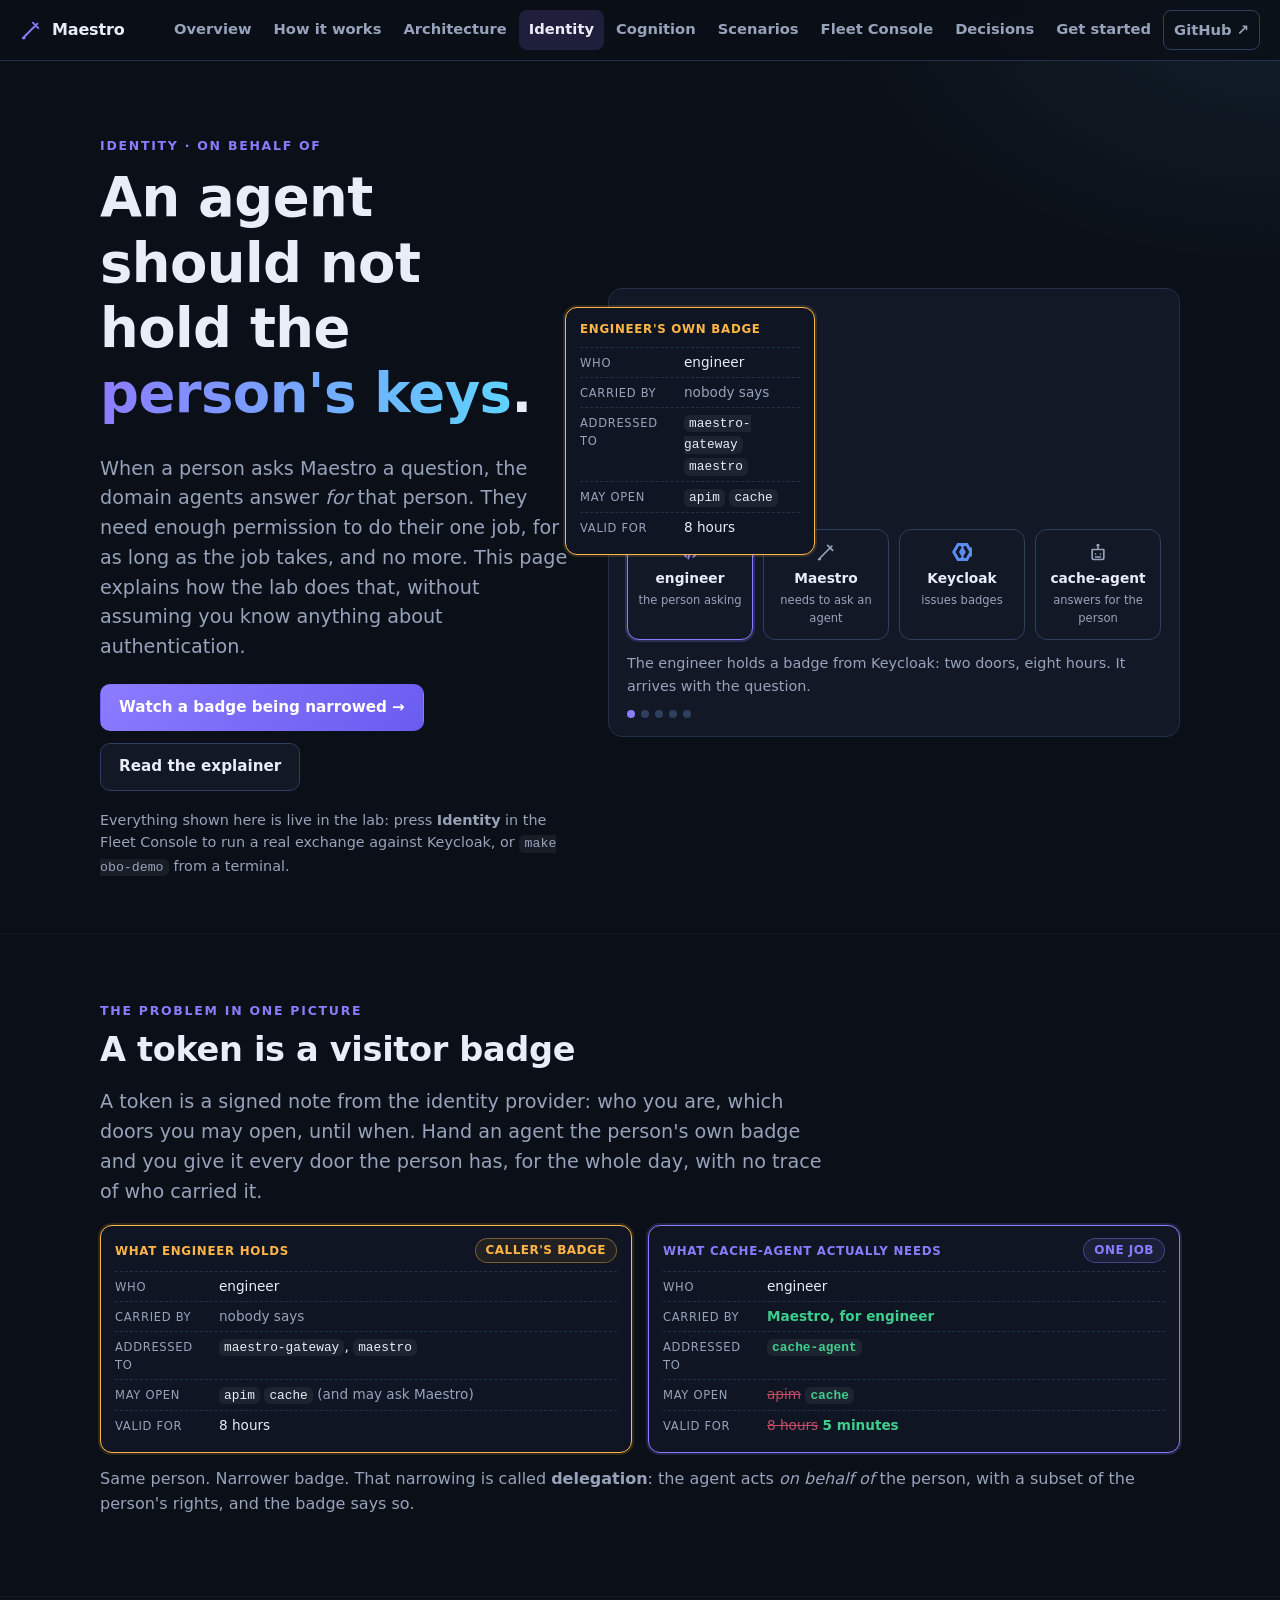
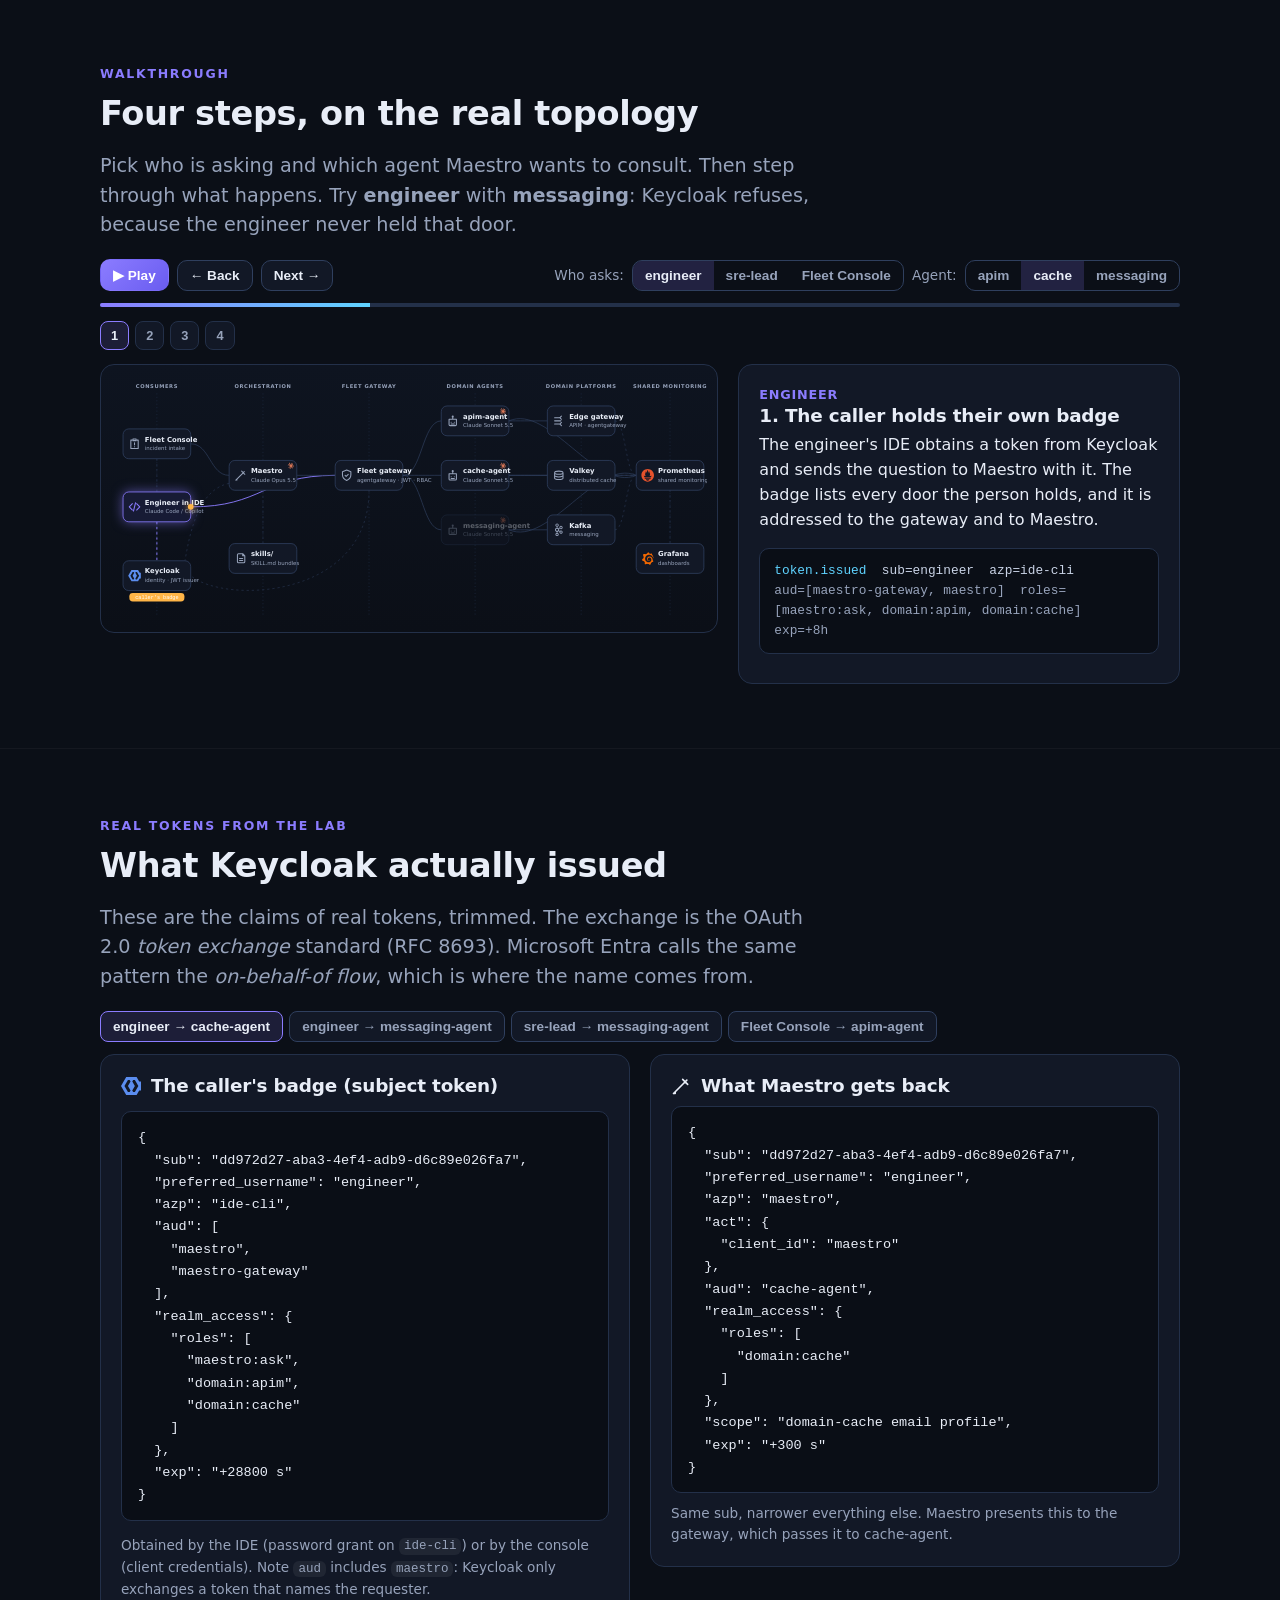
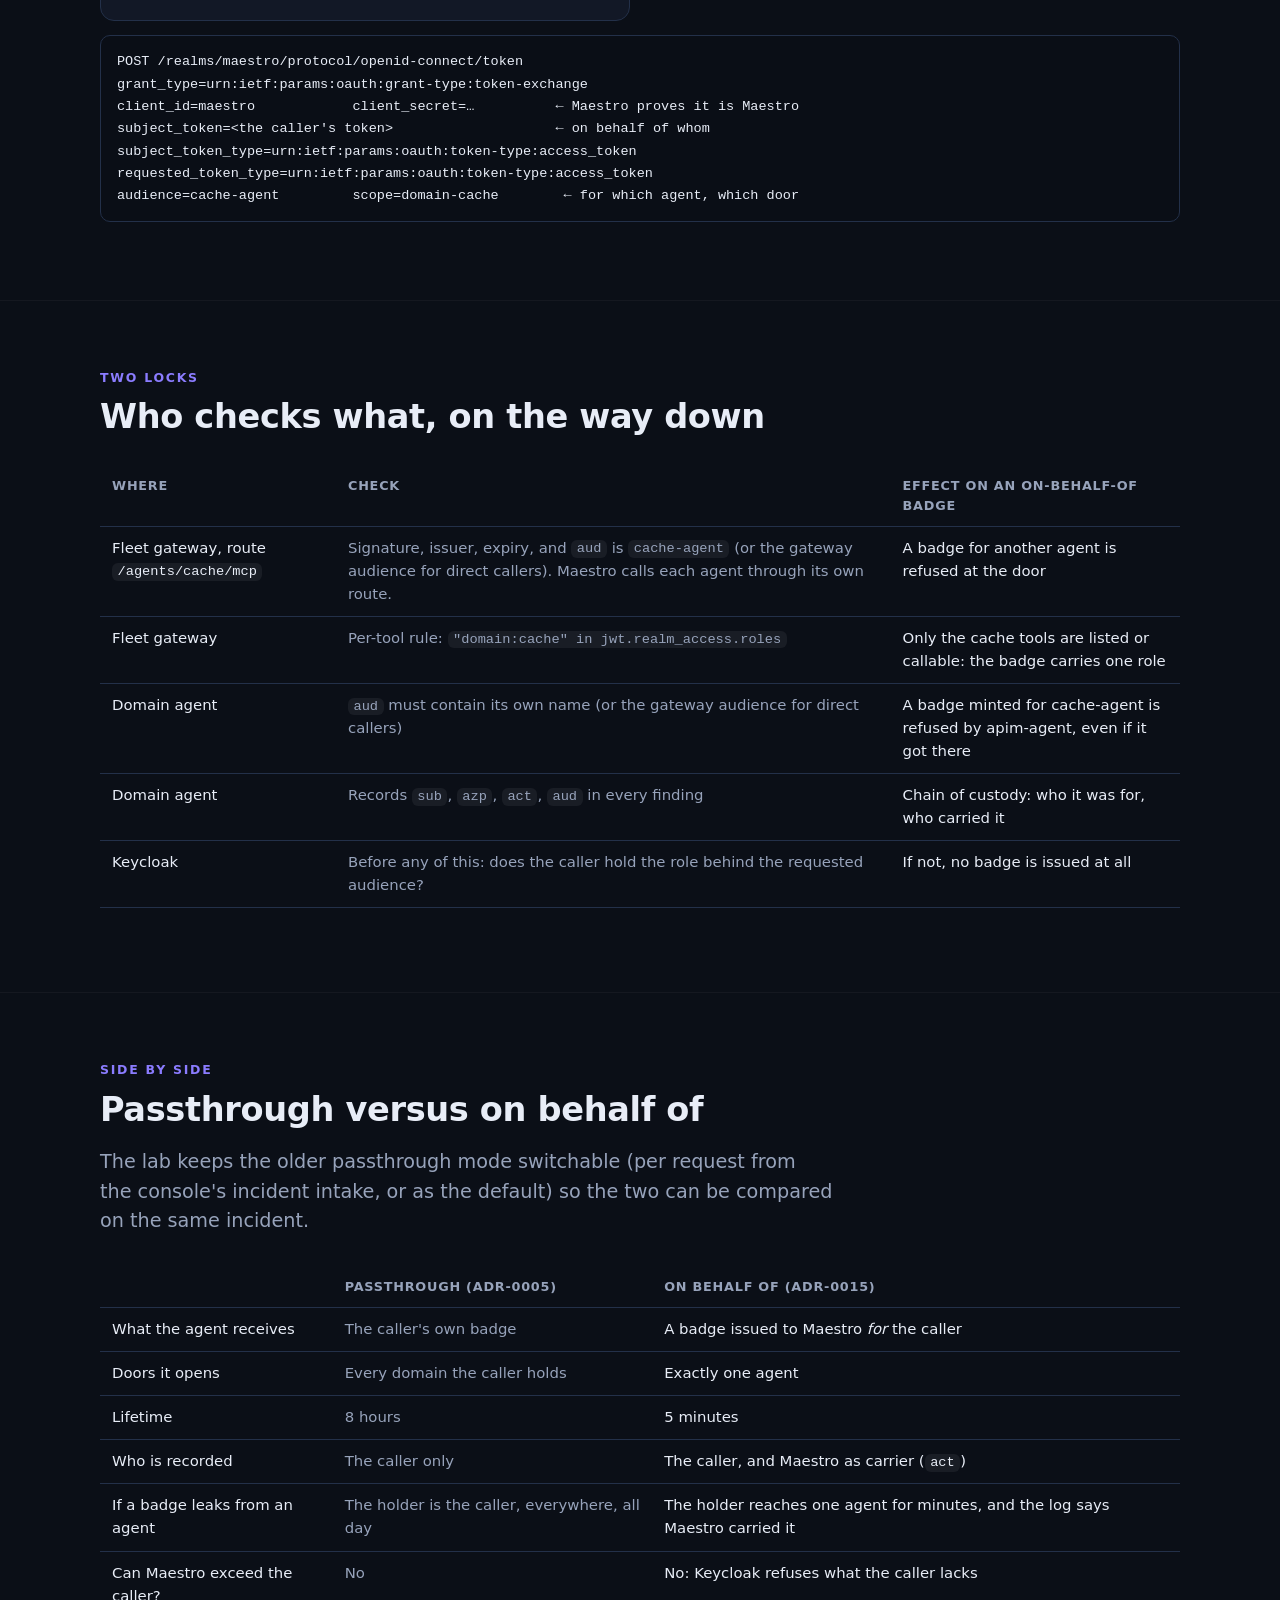
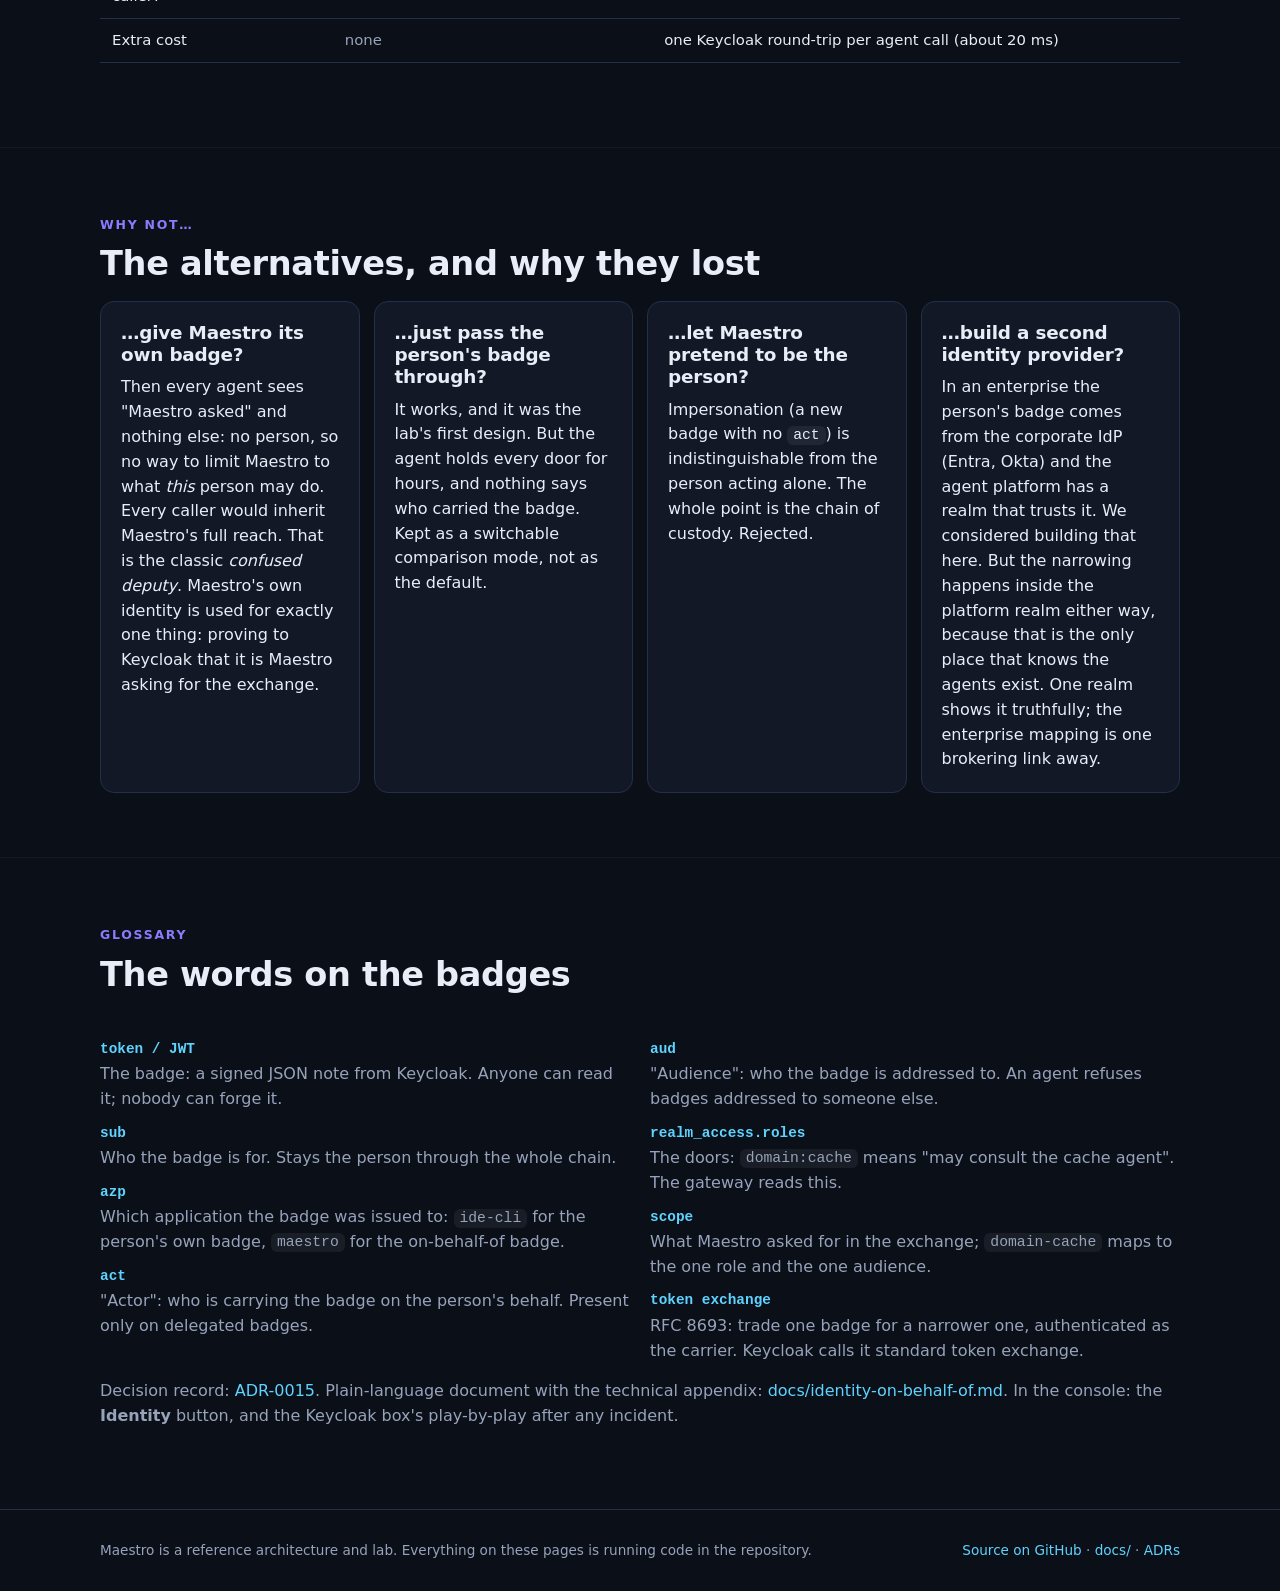
<file: site/identity.html>
<!doctype html>
<html lang="en">
<head>
<meta charset="utf-8">
<meta name="viewport" content="width=device-width, initial-scale=1">
<title>Identity — Maestro</title>
<meta name="description" content="How agents act on behalf of a person without holding that person's rights: on-behalf-of tokens by OAuth token exchange, explained with a visitor-badge analogy and animated against the real lab.">
<link rel="stylesheet" href="assets/site.css">
<script src="assets/icons.js"></script>
<script src="assets/site.js"></script>
<script src="assets/topology.js"></script>
</head>
<body>
<header id="site-header"></header>

<section class="hero">
  <div class="wrap grid">
    <div>
      <span class="eyebrow">Identity · on behalf of</span>
      <h1>An agent should not hold the <span>person's keys</span>.</h1>
      <p class="lede">When a person asks Maestro a question, the domain agents answer <i>for</i> that person. They need enough permission to do their one job, for as long as the job takes, and no more. This page explains how the lab does that, without assuming you know anything about authentication.</p>
      <div class="cta">
        <a class="btn primary" href="#walkthrough">Watch a badge being narrowed →</a>
        <a class="btn" href="https://github.com/paimonsoror/agent-of-agents-lab/blob/main/docs/identity-on-behalf-of.md" rel="noopener">Read the explainer</a>
      </div>
      <p class="muted" style="margin-top:18px;font-size:.9rem">Everything shown here is live in the lab: press <b>Identity</b> in the Fleet Console to run a real exchange against Keycloak, or <code>make obo-demo</code> from a terminal.</p>
    </div>
    <div class="token-stage reveal">
      <div class="stations-wrap">
        <div class="moving" id="moving">
          <div class="idbadge full" id="moving-badge"></div>
        </div>
        <div class="stations" id="stations">
          <div class="station" data-s="0"><i data-icon="ide" data-size="20"></i>engineer<small>the person asking</small></div>
          <div class="station" data-s="1"><i data-icon="maestro" data-size="20"></i>Maestro<small>needs to ask an agent</small></div>
          <div class="station" data-s="2"><i data-icon="keycloak" data-size="20"></i>Keycloak<small>issues badges</small></div>
          <div class="station" data-s="3"><i data-icon="agent" data-size="20"></i>cache-agent<small>answers for the person</small></div>
        </div>
      </div>
      <div class="station-caption" id="station-caption"></div>
      <div class="step-dots" id="station-dots"></div>
    </div>
  </div>
</section>

<section>
  <div class="wrap">
    <span class="eyebrow">The problem in one picture</span>
    <h2>A token is a visitor badge</h2>
    <p class="lede">A token is a signed note from the identity provider: who you are, which doors you may open, until when. Hand an agent the person's own badge and you give it every door the person has, for the whole day, with no trace of who carried it.</p>
    <div class="badge-grid">
      <div class="idbadge full reveal">
        <div class="hd"><span>What engineer holds</span><span class="pill warn">caller's badge</span></div>
        <div class="row"><span class="k">who</span><span>engineer</span></div>
        <div class="row"><span class="k">carried by</span><span class="muted">nobody says</span></div>
        <div class="row"><span class="k">addressed to</span><span><code>maestro-gateway</code>, <code>maestro</code></span></div>
        <div class="row"><span class="k">may open</span><span><code>apim</code> <code>cache</code> <span class="muted">(and may ask Maestro)</span></span></div>
        <div class="row"><span class="k">valid for</span><span>8 hours</span></div>
      </div>
      <div class="idbadge obo reveal d1">
        <div class="hd"><span>What cache-agent actually needs</span><span class="pill accent">one job</span></div>
        <div class="row"><span class="k">who</span><span class="keep">engineer</span></div>
        <div class="row"><span class="k">carried by</span><span class="add">Maestro, for engineer</span></div>
        <div class="row"><span class="k">addressed to</span><span class="add"><code>cache-agent</code></span></div>
        <div class="row"><span class="k">may open</span><span><span class="del">apim</span> <span class="add"><code>cache</code></span></span></div>
        <div class="row"><span class="k">valid for</span><span><span class="del">8 hours</span> <span class="add">5 minutes</span></span></div>
      </div>
    </div>
    <p class="muted" style="margin-top:14px">Same person. Narrower badge. That narrowing is called <b>delegation</b>: the agent acts <i>on behalf of</i> the person, with a subset of the person's rights, and the badge says so.</p>
  </div>
</section>

<section id="walkthrough">
  <div class="wrap">
    <span class="eyebrow">Walkthrough</span>
    <h2>Four steps, on the real topology</h2>
    <p class="lede">Pick who is asking and which agent Maestro wants to consult. Then step through what happens. Try <b>engineer</b> with <b>messaging</b>: Keycloak refuses, because the engineer never held that door.</p>
    <div class="stage-controls">
      <button class="btn small primary" id="play">▶ Play</button>
      <button class="btn small" id="prev">← Back</button>
      <button class="btn small" id="next">Next →</button>
      <span class="spacer"></span>
      <span class="muted" style="font-size:.85rem">Who asks:</span>
      <div class="toggle" role="group" aria-label="Caller">
        <button class="on" data-caller="ide">engineer</button>
        <button data-caller="sre">sre-lead</button>
        <button data-caller="console">Fleet Console</button>
      </div>
      <span class="muted" style="font-size:.85rem">Agent:</span>
      <div class="toggle" role="group" aria-label="Domain">
        <button data-domain="apim">apim</button>
        <button class="on" data-domain="cache">cache</button>
        <button data-domain="messaging">messaging</button>
      </div>
    </div>
    <div class="progress"><i id="bar"></i></div>
    <div class="steps" id="steps"></div>
    <div class="walk">
      <div class="stage" id="stage"></div>
      <div class="narrative" id="narrative"></div>
    </div>
  </div>
</section>

<section>
  <div class="wrap">
    <span class="eyebrow">Real tokens from the lab</span>
    <h2>What Keycloak actually issued</h2>
    <p class="lede">These are the claims of real tokens, trimmed. The exchange is the OAuth 2.0 <i>token exchange</i> standard (RFC 8693). Microsoft Entra calls the same pattern the <i>on-behalf-of flow</i>, which is where the name comes from.</p>
    <div class="tabs" id="tabs">
      <button class="on" data-case="eng-cache">engineer → cache-agent</button>
      <button data-case="eng-messaging">engineer → messaging-agent</button>
      <button data-case="sre-messaging">sre-lead → messaging-agent</button>
      <button data-case="console-apim">Fleet Console → apim-agent</button>
    </div>
    <div class="split">
      <div class="card">
        <h3><i data-icon="keycloak" data-size="20"></i>The caller's badge (subject token)</h3>
        <pre><code id="subject-claims"></code></pre>
        <p class="muted" style="font-size:.85rem;margin:0">Obtained by the IDE (password grant on <code>ide-cli</code>) or by the console (client credentials). Note <code>aud</code> includes <code>maestro</code>: Keycloak only exchanges a token that names the requester.</p>
      </div>
      <div class="card">
        <h3><i data-icon="maestro" data-size="20"></i>What Maestro gets back</h3>
        <div id="issued-box"></div>
        <p class="muted" style="font-size:.85rem;margin:10px 0 0" id="issued-note"></p>
      </div>
    </div>
<pre><code id="exchange-request">POST /realms/maestro/protocol/openid-connect/token
grant_type=urn:ietf:params:oauth:grant-type:token-exchange
client_id=maestro            client_secret=…          ← Maestro proves it is Maestro
subject_token=&lt;the caller's token&gt;                    ← on behalf of whom
subject_token_type=urn:ietf:params:oauth:token-type:access_token
requested_token_type=urn:ietf:params:oauth:token-type:access_token
audience=cache-agent         scope=domain-cache        ← for which agent, which door</code></pre>
  </div>
</section>

<section>
  <div class="wrap">
    <span class="eyebrow">Two locks</span>
    <h2>Who checks what, on the way down</h2>
    <div class="table-wrap"><table class="compare">
      <thead><tr><th>Where</th><th>Check</th><th>Effect on an on-behalf-of badge</th></tr></thead>
      <tbody>
        <tr><td>Fleet gateway, route <code>/agents/cache/mcp</code></td><td>Signature, issuer, expiry, and <code>aud</code> is <code>cache-agent</code> (or the gateway audience for direct callers). Maestro calls each agent through its own route.</td><td>A badge for another agent is refused at the door</td></tr>
        <tr><td>Fleet gateway</td><td>Per-tool rule: <code>"domain:cache" in jwt.realm_access.roles</code></td><td>Only the cache tools are listed or callable: the badge carries one role</td></tr>
        <tr><td>Domain agent</td><td><code>aud</code> must contain its own name (or the gateway audience for direct callers)</td><td>A badge minted for cache-agent is refused by apim-agent, even if it got there</td></tr>
        <tr><td>Domain agent</td><td>Records <code>sub</code>, <code>azp</code>, <code>act</code>, <code>aud</code> in every finding</td><td>Chain of custody: who it was for, who carried it</td></tr>
        <tr><td>Keycloak</td><td>Before any of this: does the caller hold the role behind the requested audience?</td><td>If not, no badge is issued at all</td></tr>
      </tbody>
    </table></div>
  </div>
</section>

<section>
  <div class="wrap">
    <span class="eyebrow">Side by side</span>
    <h2>Passthrough versus on behalf of</h2>
    <p class="lede">The lab keeps the older passthrough mode switchable (per request from the console's incident intake, or as the default) so the two can be compared on the same incident.</p>
    <div class="table-wrap"><table class="compare">
      <thead><tr><th></th><th>Passthrough (ADR-0005)</th><th>On behalf of (ADR-0015)</th></tr></thead>
      <tbody>
        <tr><td>What the agent receives</td><td>The caller's own badge</td><td>A badge issued to Maestro <i>for</i> the caller</td></tr>
        <tr><td>Doors it opens</td><td>Every domain the caller holds</td><td>Exactly one agent</td></tr>
        <tr><td>Lifetime</td><td>8 hours</td><td>5 minutes</td></tr>
        <tr><td>Who is recorded</td><td>The caller only</td><td>The caller, and Maestro as carrier (<code>act</code>)</td></tr>
        <tr><td>If a badge leaks from an agent</td><td>The holder is the caller, everywhere, all day</td><td>The holder reaches one agent for minutes, and the log says Maestro carried it</td></tr>
        <tr><td>Can Maestro exceed the caller?</td><td>No</td><td>No: Keycloak refuses what the caller lacks</td></tr>
        <tr><td>Extra cost</td><td>none</td><td>one Keycloak round-trip per agent call (about 20 ms)</td></tr>
      </tbody>
    </table></div>
  </div>
</section>

<section>
  <div class="wrap">
    <span class="eyebrow">Why not…</span>
    <h2>The alternatives, and why they lost</h2>
    <div class="why">
      <div class="card reveal"><h3>…give Maestro its own badge?</h3><p>Then every agent sees "Maestro asked" and nothing else: no person, so no way to limit Maestro to what <i>this</i> person may do. Every caller would inherit Maestro's full reach. That is the classic <i>confused deputy</i>. Maestro's own identity is used for exactly one thing: proving to Keycloak that it is Maestro asking for the exchange.</p></div>
      <div class="card reveal d1"><h3>…just pass the person's badge through?</h3><p>It works, and it was the lab's first design. But the agent holds every door for hours, and nothing says who carried the badge. Kept as a switchable comparison mode, not as the default.</p></div>
      <div class="card reveal d2"><h3>…let Maestro pretend to be the person?</h3><p>Impersonation (a new badge with no <code>act</code>) is indistinguishable from the person acting alone. The whole point is the chain of custody. Rejected.</p></div>
      <div class="card reveal d3"><h3>…build a second identity provider?</h3><p>In an enterprise the person's badge comes from the corporate IdP (Entra, Okta) and the agent platform has a realm that trusts it. We considered building that here. But the narrowing happens inside the platform realm either way, because that is the only place that knows the agents exist. One realm shows it truthfully; the enterprise mapping is one brokering link away.</p></div>
    </div>
  </div>
</section>

<section>
  <div class="wrap">
    <span class="eyebrow">Glossary</span>
    <h2>The words on the badges</h2>
    <div class="split">
      <dl class="glossary">
        <dt>token / JWT</dt><dd>The badge: a signed JSON note from Keycloak. Anyone can read it; nobody can forge it.</dd>
        <dt>sub</dt><dd>Who the badge is for. Stays the person through the whole chain.</dd>
        <dt>azp</dt><dd>Which application the badge was issued to: <code>ide-cli</code> for the person's own badge, <code>maestro</code> for the on-behalf-of badge.</dd>
        <dt>act</dt><dd>"Actor": who is carrying the badge on the person's behalf. Present only on delegated badges.</dd>
      </dl>
      <dl class="glossary">
        <dt>aud</dt><dd>"Audience": who the badge is addressed to. An agent refuses badges addressed to someone else.</dd>
        <dt>realm_access.roles</dt><dd>The doors: <code>domain:cache</code> means "may consult the cache agent". The gateway reads this.</dd>
        <dt>scope</dt><dd>What Maestro asked for in the exchange; <code>domain-cache</code> maps to the one role and the one audience.</dd>
        <dt>token exchange</dt><dd>RFC 8693: trade one badge for a narrower one, authenticated as the carrier. Keycloak calls it standard token exchange.</dd>
      </dl>
    </div>
    <p class="muted">Decision record: <a href="decisions.html">ADR-0015</a>. Plain-language document with the technical appendix: <a href="https://github.com/paimonsoror/agent-of-agents-lab/blob/main/docs/identity-on-behalf-of.md" rel="noopener">docs/identity-on-behalf-of.md</a>. In the console: the <b>Identity</b> button, and the Keycloak box's play-by-play after any incident.</p>
  </div>
</section>

<footer id="site-footer"></footer>

<script>
(function () {
  // ---------------------------------------------------------------- hero: the moving badge
  const FULL = { who: "engineer", by: "<span class='muted'>nobody says</span>", to: "<code>maestro-gateway</code> <code>maestro</code>", open: "<code>apim</code> <code>cache</code>", valid: "8 hours", cls: "full", title: "engineer's own badge" };
  const OBO = { who: "engineer", by: "Maestro, for engineer", to: "<code>cache-agent</code>", open: "<code>cache</code>", valid: "5 minutes", cls: "obo", title: "on-behalf-of badge" };
  const STATION_STEPS = [
    { s: 0, b: FULL, cap: "The engineer holds a badge from Keycloak: two doors, eight hours. It arrives with the question." },
    { s: 1, b: FULL, cap: "Maestro receives it. It must not hand this badge to an agent: the cache agent would get the apim door too, for the rest of the day." },
    { s: 2, b: FULL, cap: "Maestro shows Keycloak the badge and asks: \"a badge on behalf of engineer, for cache-agent only.\" Keycloak checks that engineer really holds the cache door." },
    { s: 2, b: OBO, cap: "Keycloak issues a new badge: same person, addressed to cache-agent, one door, five minutes, stamped \"carried by Maestro\"." },
    { s: 3, b: OBO, cap: "cache-agent checks the badge is addressed to it, does its job, and records who it worked for and who carried the badge." },
  ];
  const mv = document.getElementById("moving"), mb = document.getElementById("moving-badge"), cap = document.getElementById("station-caption"), dots = document.getElementById("station-dots");
  const stations = Array.from(document.querySelectorAll(".station"));
  dots.innerHTML = STATION_STEPS.map(() => "<i></i>").join("");
  function renderBadge(b) {
    mb.className = "idbadge " + b.cls;
    mb.innerHTML = `<div class="hd"><span>${b.title}</span></div>` +
      [["who", b.who], ["carried by", b.by], ["addressed to", b.to], ["may open", b.open], ["valid for", b.valid]].map(([k, v]) => `<div class="row"><span class="k">${k}</span><span>${v}</span></div>`).join("");
  }
  let hs = 0;
  function placeHero() {
    const st = STATION_STEPS[hs];
    stations.forEach((e, i) => e.classList.toggle("lit", i === st.s));
    const r = stations[st.s].getBoundingClientRect(), p = stations[st.s].parentElement.parentElement.getBoundingClientRect();
    mv.style.left = (r.left - p.left + r.width / 2) + "px";
    renderBadge(st.b);
    cap.textContent = st.cap;
    Array.from(dots.children).forEach((d, i) => d.classList.toggle("on", i === hs));
  }
  placeHero();
  setInterval(() => { hs = (hs + 1) % STATION_STEPS.length; placeHero(); }, 3200);
  window.addEventListener("resize", placeHero);

  // ---------------------------------------------------------------- walkthrough on the topology
  const stage = document.getElementById("stage"), nar = document.getElementById("narrative"), stepsEl = document.getElementById("steps"), bar = document.getElementById("bar");
  const t = MaestroTopology.render(stage, {});
  const ROLES = { ide: ["apim", "cache"], sre: ["apim", "cache", "messaging"], console: ["apim", "cache", "messaging"] };
  const NAMES = { ide: "engineer", sre: "sre-lead", console: "service-account-fleet-console" };
  const NODE = { ide: "ide", sre: "ide", console: "console" };
  let caller = "ide", domain = "cache", idx = -1, playing = false, run = 0;
  const L = (cls, s) => `<div class="${cls || ""}">${s}</div>`;
  const sleep = MaestroSite.sleep;

  function STEPS() {
    const name = NAMES[caller], allowed = ROLES[caller].includes(domain), agent = `${domain}-agent`;
    const roles = ["maestro:ask", ...ROLES[caller].map(d => `domain:${d}`)];
    return [
      { who: name, title: "The caller holds their own badge",
        text: `${caller === "console" ? "The Fleet Console" : "The engineer's IDE"} obtains a token from Keycloak and sends the question to Maestro with it. The badge lists every door ${caller === "console" ? "the console" : "the person"} holds, and it is addressed to the gateway and to Maestro.`,
        log: [L("", `<span class="k">token.issued</span>  sub=${name}  azp=${caller === "console" ? "fleet-console" : "ide-cli"}`), L("dim", `aud=[maestro-gateway, maestro]  roles=[${roles.join(", ")}]  exp=+8h`)] },
      { who: "Maestro", title: "Maestro will not hand that badge on",
        text: `Maestro decides it needs the <b>${domain}</b> agent. Handing the agent the caller's badge would give it ${ROLES[caller].length} door${ROLES[caller].length === 1 ? "" : "s"} for eight hours. Instead it prepares a request to Keycloak for a badge on behalf of ${name}, for ${agent} only.`,
        log: [L("", `<span class="k">request</span>  grant=token-exchange  audience=${agent}  scope=domain-${domain}`), L("dim", `client_id=maestro (authenticated with its own secret)  subject_token=&lt;${name}'s token&gt;`)] },
      { who: "Keycloak", title: allowed ? "Keycloak checks the door, then issues a narrower badge" : "Keycloak refuses",
        text: allowed
          ? `Keycloak verifies that ${name} holds <code>domain:${domain}</code>, then issues a new token: same subject, addressed to <code>${agent}</code>, carrying only <code>domain:${domain}</code>, valid five minutes, with <code>act</code> naming Maestro as the carrier.`
          : `${name} does not hold <code>domain:${domain}</code>, so there is no door to delegate. Keycloak answers <i>Requested audience not available: ${agent}</i>. Maestro cannot borrow a right the caller never had; the domain is reported as <b>not consulted</b>. (In practice the gateway already hid this agent's tools from the caller, so Maestro never tries; the refusal is the safety net underneath.)`,
        log: allowed
          ? [L("", `<span class="k">token.exchanged</span>  sub=${name}  azp=maestro  act=maestro`), L("ok", `aud=${agent}  roles=[domain:${domain}]  exp=+300s`)]
          : [L("bad", `token.refused  invalid_request: Requested audience not available: ${agent}`), L("dim", `not_consulted: ${domain} — delegation refused by Keycloak`)] },
      { who: "Gateway → agent", title: allowed ? "Two locks, both real" : "Nothing to present",
        text: allowed
          ? `Maestro presents the on-behalf-of badge. The fleet gateway validates it and applies the per-tool rule: the badge carries <code>domain:${domain}</code>, so only the ${domain} tools are callable. ${agent} verifies the token again and insists it is addressed to <code>${agent}</code>. Its finding records who it worked for (${name}) and who carried the badge (Maestro).`
          : `No badge, no call. Maestro's assessment lists <b>${domain}</b> under not consulted with the reason, and the human sees exactly why. Switch the caller to sre-lead to watch the same request succeed.`,
        log: allowed
          ? [L("", `<span class="k">request.sent</span>  ${domain}_assess  Bearer &lt;on-behalf-of JWT&gt;`), L("dim", `gateway rule  mcp.tool.target == "${domain}" && "domain:${domain}" in jwt.realm_access.roles  ✓`), L("dim", `agent check   aud contains ${agent}  ✓`), L("ok", `finding.returned  caller={ sub: ${name}, azp: maestro, act: maestro, delegated: true }`)]
          : [L("dim", `assessment.not_consulted  [{ domain: "${domain}", reason: "delegation refused by Keycloak: Requested audience not available: ${agent}" }]`)] },
    ];
  }

  function renderSteps() {
    const S = STEPS();
    stepsEl.innerHTML = S.map((s, i) => `<button data-i="${i}" class="${i === idx ? "current" : i < idx ? "done" : ""}">${i + 1}</button>`).join("");
    stepsEl.querySelectorAll("button").forEach(b => b.addEventListener("click", () => goto(+b.dataset.i)));
    bar.style.width = `${((idx + 1) / S.length) * 100}%`;
  }
  function show(i) {
    const s = STEPS()[i];
    nar.innerHTML = `<div class="who">${s.who}</div><h3>${i + 1}. ${s.title}</h3><p>${s.text}</p><div class="log">${s.log.join("")}</div>`;
    idx = i; renderSteps();
  }

  // The delegation sequence on the topology engine.
  async function runDelegation(on) {
    const gold = "var(--warn)", obo = "var(--accent)", ok = "var(--ok)", bad = "var(--bad)";
    const src = NODE[caller], allowed = ROLES[caller].includes(domain), agent = `${domain}-agent`;
    t.reset();
    ["apim", "cache", "messaging"].filter(d => !ROLES[caller].includes(d)).forEach(d => t.setState(`${d}-agent`, "off"));

    on(0); t.setState(src, "active");
    await t.flow(`${src}-keycloak`, { color: gold }); await t.flow(`${src}-keycloak`, { reverse: true, color: gold });
    t.badge("keycloak", "caller's badge", "warn");
    if (src === "ide") { await t.flow("ide-gateway", { color: gold }); await t.flow("maestro-gateway", { reverse: true, color: gold }); }
    else await t.flow("console-maestro", { color: gold });

    on(1); t.setState("maestro", "pulse active"); t.clearBadges();
    t.badge("maestro", "holds caller's badge", "warn");
    await sleep(900);

    on(2); t.clearBadges();
    await t.flow("maestro-keycloak", { color: gold, duration: 700 });
    t.setState("keycloak", "active");
    await sleep(500);
    if (allowed) {
      await t.flow("maestro-keycloak", { reverse: true, color: obo, duration: 700 });
      t.badge("keycloak", `OBO badge · ${agent} · 5 min`, "accent");
      t.setState("maestro", "active");
    } else {
      await t.flow("maestro-keycloak", { reverse: true, color: bad, cls: "hot-bad", duration: 700 });
      t.setState("keycloak", "bad");
      t.badge("keycloak", "refused: no domain:" + domain, "bad");
      t.setState("maestro", "active");
      on(3);
      t.badge("maestro", `${domain}: not consulted`, "bad");
      await sleep(1600);
      return;
    }
    await sleep(700);

    on(3); t.clearBadges();
    t.setState("gateway", "active");
    await t.flow("maestro-gateway", { color: obo });
    t.badge("gateway", `role domain:${domain} ✓`, "gw");
    t.setState(agent, "pulse active");
    await t.flow(`gateway-${domain}`, { color: obo });
    t.badge(agent, `aud ${agent} ✓`, "accent");
    await sleep(900);
    await t.flow(`gateway-${domain}`, { reverse: true, color: ok, cls: "hot-ok" });
    t.setState(agent, "ok"); t.setState("keycloak", "idle");
    await t.flow("maestro-gateway", { reverse: true, color: ok, cls: "hot-ok" });
    t.clearBadges(); t.badge(agent, `finding for ${NAMES[caller]}`, "ok");
    await sleep(1600);
  }

  async function animateTo(until) {
    const my = ++run;
    playing = until === Infinity;
    await runDelegation((i) => {
      if (my !== run || i > until) throw new Error("stop");
      t.speed = i < until ? 0.2 : 1;
      show(i);
    }).catch(() => {});
    t.speed = 1;
    if (my === run && until === Infinity) { playing = false; document.getElementById("play").textContent = "▶ Play"; }
  }
  function goto(i) { animateTo(i); }
  document.getElementById("next").addEventListener("click", () => goto(Math.min(idx + 1, 3)));
  document.getElementById("prev").addEventListener("click", () => goto(Math.max(idx - 1, 0)));
  document.getElementById("play").addEventListener("click", (e) => {
    if (playing) { run++; playing = false; e.target.textContent = "▶ Play"; return; }
    e.target.textContent = "■ Stop"; animateTo(Infinity);
  });
  document.querySelectorAll("[data-caller]").forEach(b => b.addEventListener("click", () => {
    document.querySelectorAll("[data-caller]").forEach(x => x.classList.remove("on")); b.classList.add("on");
    caller = b.dataset.caller; run++; playing = false; document.getElementById("play").textContent = "▶ Play"; goto(Math.max(idx, 0));
  }));
  document.querySelectorAll("[data-domain]").forEach(b => b.addEventListener("click", () => {
    document.querySelectorAll("[data-domain]").forEach(x => x.classList.remove("on")); b.classList.add("on");
    domain = b.dataset.domain; run++; playing = false; document.getElementById("play").textContent = "▶ Play"; goto(Math.max(idx, 0));
  }));
  goto(0);

  // ---------------------------------------------------------------- real tokens
  const CASES = {
    "eng-cache": {
      subject: { sub: "dd972d27-aba3-4ef4-adb9-d6c89e026fa7", preferred_username: "engineer", azp: "ide-cli", aud: ["maestro", "maestro-gateway"], realm_access: { roles: ["maestro:ask", "domain:apim", "domain:cache"] }, exp: "+28800 s" },
      issued: { sub: "dd972d27-aba3-4ef4-adb9-d6c89e026fa7", preferred_username: "engineer", azp: "maestro", act: { client_id: "maestro" }, aud: "cache-agent", realm_access: { roles: ["domain:cache"] }, scope: "domain-cache email profile", exp: "+300 s" },
      req: "audience=cache-agent         scope=domain-cache", note: "Same sub, narrower everything else. Maestro presents this to the gateway, which passes it to cache-agent." },
    "eng-messaging": {
      subject: { sub: "dd972d27-aba3-4ef4-adb9-d6c89e026fa7", preferred_username: "engineer", azp: "ide-cli", aud: ["maestro", "maestro-gateway"], realm_access: { roles: ["maestro:ask", "domain:apim", "domain:cache"] }, exp: "+28800 s" },
      refused: { error: "invalid_request", error_description: "Requested audience not available: messaging-agent" },
      req: "audience=messaging-agent     scope=domain-messaging", note: "engineer never held domain:messaging, so there is nothing to delegate. Maestro reports messaging as not consulted." },
    "sre-messaging": {
      subject: { sub: "6cc1446a-501e-421d-a319-1c2199d91df4", preferred_username: "sre-lead", azp: "ide-cli", aud: ["maestro", "maestro-gateway"], realm_access: { roles: ["maestro:ask", "domain:apim", "domain:cache", "domain:messaging"] }, exp: "+28800 s" },
      issued: { sub: "6cc1446a-501e-421d-a319-1c2199d91df4", preferred_username: "sre-lead", azp: "maestro", act: { client_id: "maestro" }, aud: "messaging-agent", realm_access: { roles: ["domain:messaging"] }, scope: "email domain-messaging profile", exp: "+300 s" },
      req: "audience=messaging-agent     scope=domain-messaging", note: "The same request that was refused for engineer succeeds for sre-lead, who holds the role." },
    "console-apim": {
      subject: { sub: "a6f0d810-3f5d-41b5-82e4-da1a02abbad0", preferred_username: "service-account-fleet-console", azp: "fleet-console", aud: ["maestro-gateway", "maestro"], realm_access: { roles: ["maestro:ask", "domain:apim", "domain:messaging", "domain:cache"] }, exp: "+28800 s" },
      issued: { sub: "a6f0d810-3f5d-41b5-82e4-da1a02abbad0", preferred_username: "service-account-fleet-console", azp: "maestro", act: { client_id: "maestro" }, aud: "apim-agent", realm_access: { roles: ["domain:apim"] }, scope: "domain-apim email profile", exp: "+300 s" },
      req: "audience=apim-agent          scope=domain-apim", note: "Non-human callers are delegated the same way: the console's service account is the subject, Maestro the carrier." },
  };
  const subj = document.getElementById("subject-claims"), issuedBox = document.getElementById("issued-box"), issuedNote = document.getElementById("issued-note"), reqEl = document.getElementById("exchange-request");
  const esc = (s) => s.replace(/[&<>]/g, c => ({ "&": "&amp;", "<": "&lt;", ">": "&gt;" }[c]));
  function showCase(k) {
    const c = CASES[k];
    subj.textContent = JSON.stringify(c.subject, null, 2);
    if (c.issued) issuedBox.innerHTML = `<pre style="margin:0"><code>${esc(JSON.stringify(c.issued, null, 2))}</code></pre>`;
    else issuedBox.innerHTML = `<div class="refusal">HTTP 400\n${esc(JSON.stringify(c.refused, null, 2))}</div>`;
    issuedNote.textContent = c.note;
    reqEl.innerHTML = reqEl.innerHTML.replace(/audience=\S+\s+scope=\S+/, esc(c.req));
    document.querySelectorAll("#tabs button").forEach(b => b.classList.toggle("on", b.dataset.case === k));
  }
  document.querySelectorAll("#tabs button").forEach(b => b.addEventListener("click", () => showCase(b.dataset.case)));
  showCase("eng-cache");
})();
</script>
</body>
</html>
</file>
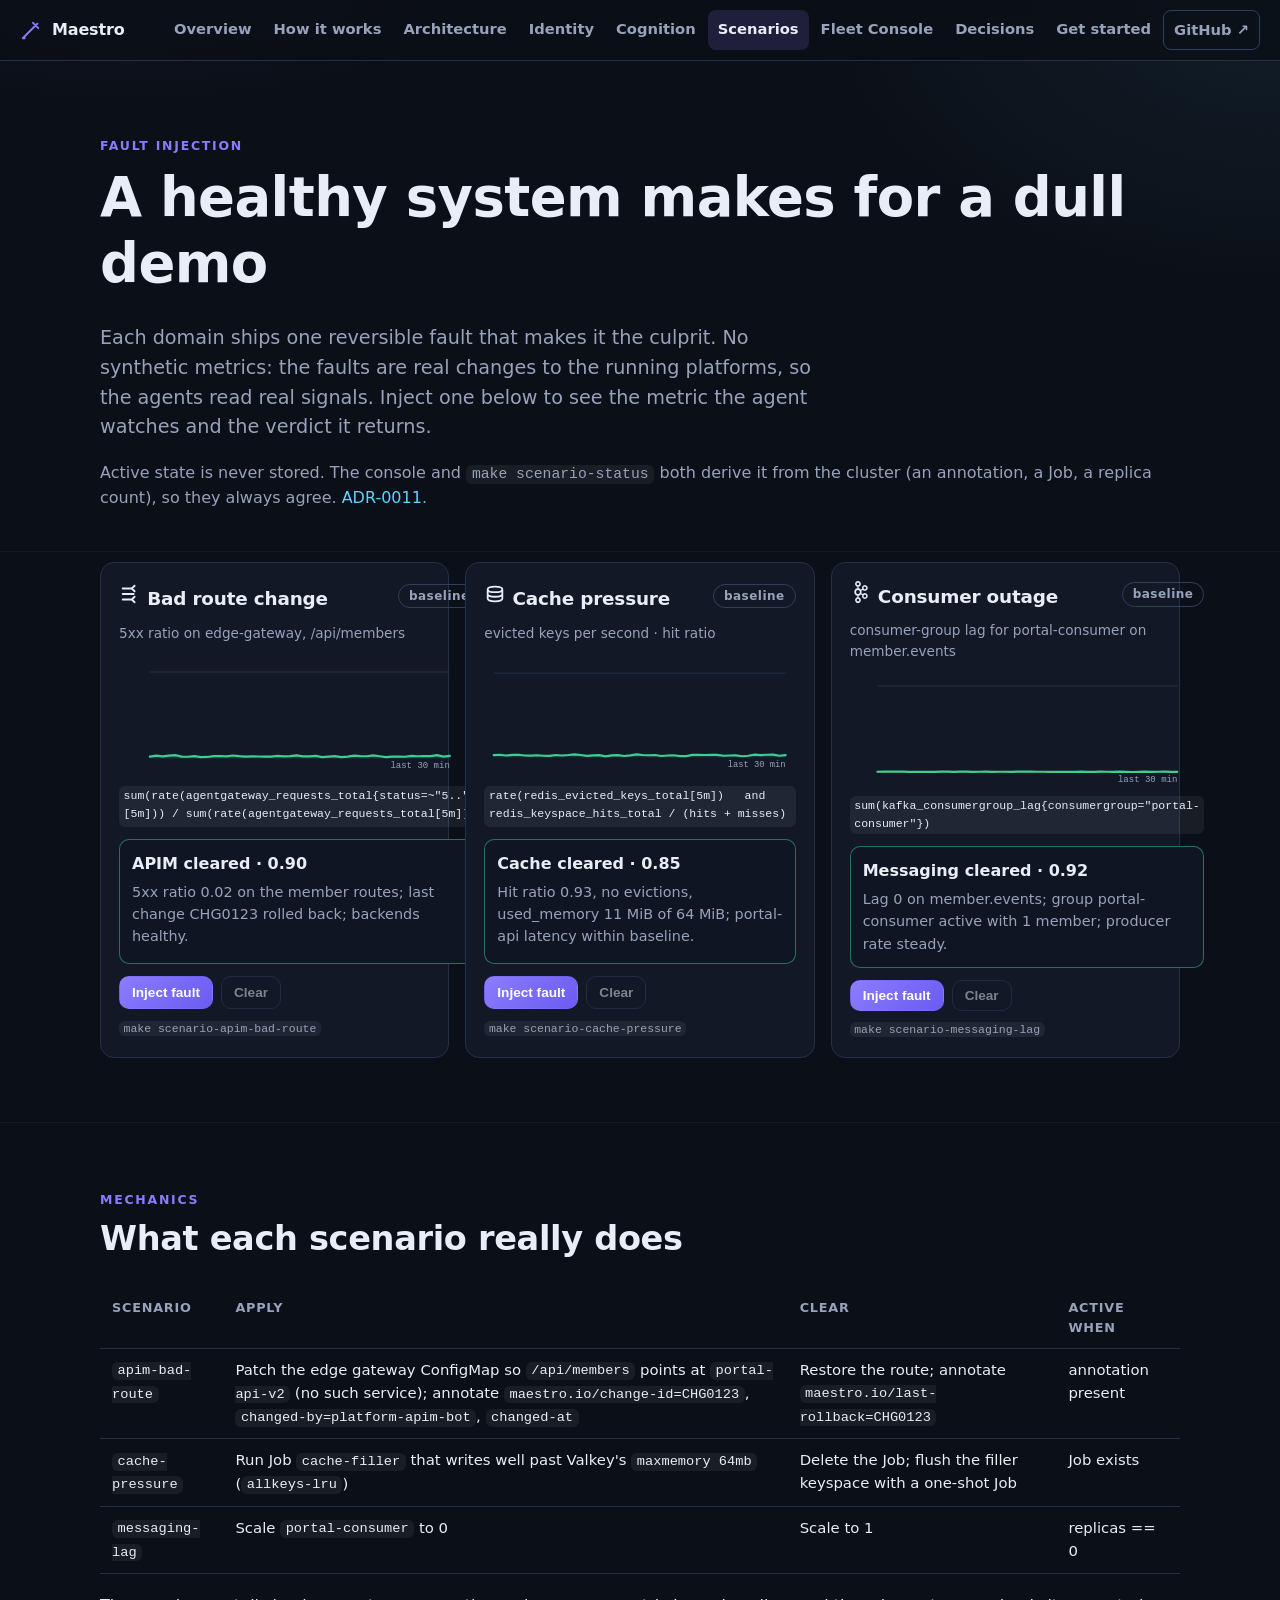
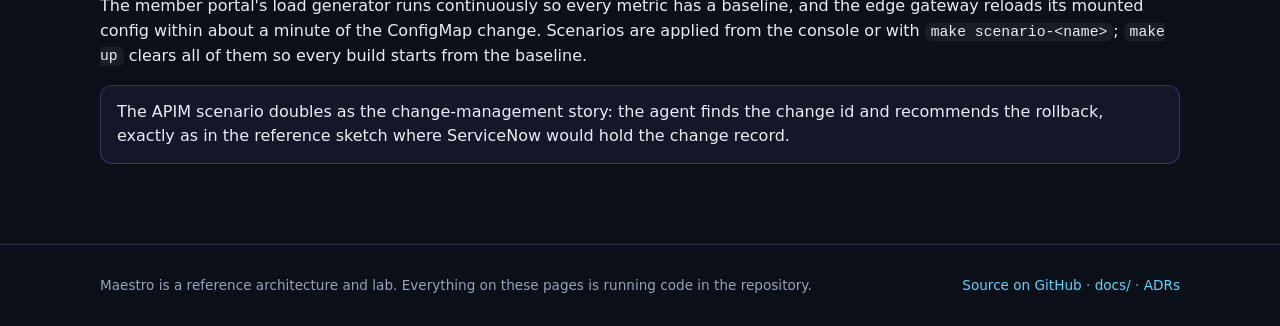
<file: site/scenarios.html>
<!doctype html>
<html lang="en">
<head>
<meta charset="utf-8">
<meta name="viewport" content="width=device-width, initial-scale=1">
<title>Fault scenarios — Maestro</title>
<meta name="description" content="Three reversible faults, one per domain, so the agents have something real to find: a bad route change, cache pressure, and consumer lag.">
<link rel="stylesheet" href="assets/site.css">
<script src="assets/icons.js"></script>
<script src="assets/site.js"></script>
</head>
<body>
<header id="site-header"></header>

<section class="hero" style="padding-bottom:24px">
  <div class="wrap">
    <span class="eyebrow">Fault injection</span>
    <h1>A healthy system makes for a dull demo</h1>
    <p class="lede">Each domain ships one reversible fault that makes it the culprit. No synthetic metrics: the faults are real changes to the running platforms, so the agents read real signals. Inject one below to see the metric the agent watches and the verdict it returns.</p>
    <p class="muted">Active state is never stored. The console and <code>make scenario-status</code> both derive it from the cluster (an annotation, a Job, a replica count), so they always agree. <a href="decisions.html">ADR-0011</a>.</p>
  </div>
</section>

<section style="padding-top:10px">
  <div class="wrap">
    <svg width="0" height="0" style="position:absolute"><defs>
      <linearGradient id="sparkFillOk" x1="0" y1="0" x2="0" y2="1"><stop offset="0" stop-color="#3ecf8e"/><stop offset="1" stop-color="#3ecf8e" stop-opacity="0"/></linearGradient>
      <linearGradient id="sparkFillBad" x1="0" y1="0" x2="0" y2="1"><stop offset="0" stop-color="#ff5c7a"/><stop offset="1" stop-color="#ff5c7a" stop-opacity="0"/></linearGradient>
    </defs></svg>
    <div class="cards" id="scenarios"></div>
  </div>
</section>

<section>
  <div class="wrap">
    <span class="eyebrow">Mechanics</span>
    <h2>What each scenario really does</h2>
    <div class="table-wrap"><table>
      <thead><tr><th>Scenario</th><th>Apply</th><th>Clear</th><th>Active when</th></tr></thead>
      <tbody>
        <tr><td><code>apim-bad-route</code></td><td>Patch the edge gateway ConfigMap so <code>/api/members</code> points at <code>portal-api-v2</code> (no such service); annotate <code>maestro.io/change-id=CHG0123</code>, <code>changed-by=platform-apim-bot</code>, <code>changed-at</code></td><td>Restore the route; annotate <code>maestro.io/last-rollback=CHG0123</code></td><td>annotation present</td></tr>
        <tr><td><code>cache-pressure</code></td><td>Run Job <code>cache-filler</code> that writes well past Valkey's <code>maxmemory 64mb</code> (<code>allkeys-lru</code>)</td><td>Delete the Job; flush the filler keyspace with a one-shot Job</td><td>Job exists</td></tr>
        <tr><td><code>messaging-lag</code></td><td>Scale <code>portal-consumer</code> to 0</td><td>Scale to 1</td><td>replicas == 0</td></tr>
      </tbody>
    </table></div>
    <p>The member portal's load generator runs continuously so every metric has a baseline, and the edge gateway reloads its mounted config within about a minute of the ConfigMap change. Scenarios are applied from the console or with <code>make scenario-&lt;name&gt;</code>; <code>make up</code> clears all of them so every build starts from the baseline.</p>
    <div class="callout">The APIM scenario doubles as the change-management story: the agent finds the change id and recommends the rollback, exactly as in the reference sketch where ServiceNow would hold the change record.</div>
  </div>
</section>

<footer id="site-footer"></footer>

<script>
(function () {
  const N = 48;
  const noise = (base, amp) => Array.from({ length: N }, (_, i) => base + amp * Math.sin(i * 1.3) * Math.cos(i * .7) + (Math.random() - .5) * amp);
  const S = [
    { id: "apim-bad-route", icon: "edge-gateway", title: "Bad route change", domain: "APIM", metric: "5xx ratio on edge-gateway, /api/members",
      promql: 'sum(rate(agentgateway_requests_total{status=~"5.."}[5m])) / sum(rate(agentgateway_requests_total[5m]))',
      good: () => noise(.02, .01), bad: () => noise(.02, .01).map((v, i) => i < 28 ? v : .97 + (Math.random() - .5) * .02), max: 1,
      okText: ["APIM cleared · 0.90", "5xx ratio 0.02 on the member routes; last change CHG0123 rolled back; backends healthy."],
      badText: ["APIM implicated · 0.88", "5xx ratio rose to ~100% at 03:58:50 UTC, minutes after change CHG0123 repointed /api/members to portal-api-v2, which does not exist. Roll back CHG0123."] },
    { id: "cache-pressure", icon: "valkey", title: "Cache pressure", domain: "Cache", metric: "evicted keys per second · hit ratio",
      promql: 'rate(redis_evicted_keys_total[5m])   and   redis_keyspace_hits_total / (hits + misses)',
      good: () => noise(2, 1), bad: () => noise(2, 1).map((v, i) => i < 22 ? v : Math.min(100, (i - 22) * 5 + 10 + Math.random() * 6)), max: 110,
      okText: ["Cache cleared · 0.85", "Hit ratio 0.93, no evictions, used_memory 11 MiB of 64 MiB; portal-api latency within baseline."],
      badText: ["Cache implicated · 0.86", "Evictions climbing at 90/s since the cache-filler job started; hit ratio collapsed from 0.93 to 0.31; portal-api p95 latency doubled. Stop the filler, review maxmemory sizing."] },
    { id: "messaging-lag", icon: "apachekafka", title: "Consumer outage", domain: "Messaging", metric: "consumer-group lag for portal-consumer on member.events",
      promql: 'sum(kafka_consumergroup_lag{consumergroup="portal-consumer"})',
      good: () => noise(3, 2), bad: () => noise(3, 2).map((v, i) => i < 20 ? v : (i - 20) * 38 + Math.random() * 8), max: 1100,
      okText: ["Messaging cleared · 0.92", "Lag 0 on member.events; group portal-consumer active with 1 member; producer rate steady."],
      badText: ["Messaging implicated · 0.91", "Lag for portal-consumer growing without bound since 04:02 UTC while producers are healthy; the consumer group has no active members (deployment scaled to 0). Restore portal-consumer replicas."] },
  ];
  const W = 320, H = 110;
  function poly(data, max) {
    const pts = data.map((v, i) => [10 + i * (W - 20) / (N - 1), H - 12 - Math.max(0, Math.min(1, v / max)) * (H - 24)]);
    return { line: pts.map(p => p.join(",")).join(" "), fill: `10,${H - 12} ` + pts.map(p => p.join(",")).join(" ") + ` ${W - 10},${H - 12}` };
  }
  const root = document.getElementById("scenarios");
  S.forEach((s, idx) => {
    const el = document.createElement("div"); el.className = "scenario reveal d" + (idx + 1);
    const g = poly(s.good(), s.max);
    el.innerHTML = `<header><h3>${MaestroIcons.svg(s.icon, 22)} ${s.title}</h3><span class="pill" data-pill>baseline</span></header>
      <div class="muted" style="font-size:.85rem">${s.metric}</div>
      <svg class="spark" viewBox="0 0 ${W} ${H}" aria-label="${s.metric}">
        <line class="grid" x1="10" x2="${W - 10}" y1="${H - 12}" y2="${H - 12}"/><line class="grid" x1="10" x2="${W - 10}" y1="12" y2="12"/>
        <polygon class="fill" points="${g.fill}" fill="url(#sparkFillOk)"/>
        <polyline class="line" points="${g.line}"/>
        <text x="${W - 10}" y="${H - 2}" text-anchor="end">last 30 min</text>
      </svg>
      <code style="font-size:.72rem;display:block;white-space:pre-wrap">${s.promql}</code>
      <div class="verdict ok"><b>${s.okText[0]}</b><p>${s.okText[1]}</p></div>
      <div class="kbd-row"><button class="btn small primary" data-act="inject">Inject fault</button><button class="btn small" data-act="clear" disabled>Clear</button><span class="muted" style="font-size:.78rem;align-self:center"><code>make scenario-${s.id}</code></span></div>`;
    root.appendChild(el);
    const line = el.querySelector(".line"), fill = el.querySelector(".fill"), pill = el.querySelector("[data-pill]"), v = el.querySelector(".verdict");
    const bInj = el.querySelector('[data-act="inject"]'), bClr = el.querySelector('[data-act="clear"]');
    function set(bad) {
      const d = poly(bad ? s.bad() : s.good(), s.max);
      line.setAttribute("points", d.line); fill.setAttribute("points", d.fill); fill.setAttribute("fill", bad ? "url(#sparkFillBad)" : "url(#sparkFillOk)");
      line.classList.toggle("bad", bad);
      const len = line.getTotalLength(); line.style.strokeDasharray = len; line.style.strokeDashoffset = len;
      line.getBoundingClientRect(); line.style.transition = MaestroSite.REDUCED ? "none" : "stroke-dashoffset 1.4s ease"; line.style.strokeDashoffset = 0;
      pill.textContent = bad ? "ACTIVE" : "baseline"; pill.className = "pill " + (bad ? "bad" : "");
      v.className = "verdict " + (bad ? "bad" : "ok"); v.innerHTML = `<b>${(bad ? s.badText : s.okText)[0]}</b><p>${(bad ? s.badText : s.okText)[1]}</p>`;
      bInj.disabled = bad; bClr.disabled = !bad;
    }
    bInj.addEventListener("click", () => set(true)); bClr.addEventListener("click", () => set(false));
    set(false);
  });
})();
</script>
</body>
</html>
</file>
<file: site/assets/site.css>
/* Maestro lab site. Vanilla CSS, no build step, no external fonts. */
:root {
  --bg: #0b0f17;
  --bg-2: #0f1522;
  --panel: #121826;
  --panel-2: #182033;
  --line: #233049;
  --line-2: #2f3f5e;
  --text: #e8edf7;
  --muted: #97a3bb;
  --accent: #8b7cff;
  --accent-2: #5fd3ff;
  --claude: #d97757;
  --ok: #3ecf8e;
  --bad: #ff5c7a;
  --warn: #ffb547;
  --gw: #5b8def;
  --prom: #e6522c;
  --grafana: #f46800;
  --radius: 14px;
  --maxw: 1120px;
  --font: ui-sans-serif, system-ui, -apple-system, "Segoe UI", Roboto, Inter, "Helvetica Neue", Arial, sans-serif;
  --mono: ui-monospace, SFMono-Regular, Menlo, Consolas, "Liberation Mono", monospace;
}
* { box-sizing: border-box; }
html { scroll-behavior: smooth; }
body {
  margin: 0; background: var(--bg); color: var(--text); font-family: var(--font);
  line-height: 1.55; font-size: 16px; -webkit-font-smoothing: antialiased;
  background-image:
    radial-gradient(900px 500px at 10% -10%, rgba(139,124,255,.14), transparent 60%),
    radial-gradient(800px 500px at 100% 0%, rgba(95,211,255,.08), transparent 60%);
}
a { color: var(--accent-2); text-decoration: none; }
a:hover { text-decoration: underline; }
code, pre, kbd { font-family: var(--mono); font-size: .92em; }
code { background: rgba(255,255,255,.06); padding: .1em .4em; border-radius: 6px; }
pre {
  background: #0a0e16; border: 1px solid var(--line); border-radius: 10px; padding: 14px 16px;
  overflow-x: auto; line-height: 1.5; margin: 14px 0;
}
pre code { background: none; padding: 0; }
h1, h2, h3, h4 { line-height: 1.2; margin: 0 0 .5em; letter-spacing: -.01em; }
h1 { font-size: clamp(2rem, 5vw, 3.4rem); font-weight: 800; }
h2 { font-size: clamp(1.5rem, 3vw, 2.1rem); font-weight: 750; }
h3 { font-size: 1.15rem; font-weight: 700; }
p { margin: 0 0 1em; }
.muted { color: var(--muted); }
.wrap { max-width: var(--maxw); margin: 0 auto; padding: 0 20px; }
.lede { font-size: 1.2rem; color: var(--muted); max-width: 60ch; }
section { padding: 64px 0; }
section + section { border-top: 1px solid rgba(255,255,255,.04); }
.eyebrow {
  display: inline-block; font-size: .78rem; letter-spacing: .14em; text-transform: uppercase;
  color: var(--accent); font-weight: 700; margin-bottom: 10px;
}

/* Header */
.site-header {
  position: sticky; top: 0; z-index: 50; backdrop-filter: blur(10px);
  background: rgba(11,15,23,.78); border-bottom: 1px solid var(--line);
}
.site-header .wrap { display: flex; align-items: center; gap: 18px; min-height: 60px; max-width: 1360px; }
.brand { display: flex; align-items: center; gap: 10px; font-weight: 800; color: var(--text); letter-spacing: -.01em; }
.brand .icon { color: var(--accent); }
.brand:hover { text-decoration: none; }
.nav { display: flex; gap: 2px; margin-left: auto; flex-wrap: wrap; }
.nav a {
  color: var(--muted); padding: 8px 10px; border-radius: 8px; font-size: .92rem; font-weight: 600;
}
.nav a:hover { color: var(--text); background: rgba(255,255,255,.05); text-decoration: none; }
.nav a.active { color: var(--text); background: rgba(139,124,255,.16); }
.nav a.gh { border: 1px solid var(--line-2); }
.nav-toggle { display: none; margin-left: auto; background: none; border: 1px solid var(--line-2); color: var(--text); border-radius: 8px; padding: 6px 10px; }
.brand .tagline { font-weight: 500; color: var(--muted); white-space: nowrap; }
@media (max-width: 1400px) { .brand .tagline { display: none; } }
@media (max-width: 1180px) { .nav a { padding: 8px 7px; font-size: .86rem; } }
@media (max-width: 860px) {
  .nav { display: none; position: absolute; left: 0; right: 0; top: 60px; background: var(--bg-2); flex-direction: column; padding: 10px 16px 16px; border-bottom: 1px solid var(--line); }
  .nav.open { display: flex; }
  .nav-toggle { display: inline-block; }
}

/* Hero */
.hero { padding: 72px 0 40px; }
.hero .grid { display: grid; grid-template-columns: 0.9fr 1.1fr; gap: 40px; align-items: center; }
@media (max-width: 960px) { .hero .grid { grid-template-columns: 1fr; } }
.hero h1 span { background: linear-gradient(90deg, var(--accent), var(--accent-2)); -webkit-background-clip: text; background-clip: text; color: transparent; }
.cta { display: flex; gap: 12px; flex-wrap: wrap; margin-top: 22px; }
.btn {
  display: inline-flex; align-items: center; gap: 8px; padding: 11px 18px; border-radius: 10px;
  font-weight: 700; border: 1px solid var(--line-2); color: var(--text); background: var(--panel);
  cursor: pointer; font-size: .95rem; transition: transform .15s ease, background .15s ease;
}
.btn:hover { text-decoration: none; transform: translateY(-1px); background: var(--panel-2); }
.btn.primary { background: linear-gradient(135deg, var(--accent), #6a5cf0); border-color: transparent; color: #fff; }
.btn.primary:hover { filter: brightness(1.08); }
.btn.small { padding: 7px 12px; font-size: .85rem; }
.btn[disabled] { opacity: .5; cursor: default; transform: none; }

/* Cards */
.cards { display: grid; grid-template-columns: repeat(auto-fit, minmax(260px, 1fr)); gap: 16px; }
.card {
  background: var(--panel); border: 1px solid var(--line); border-radius: var(--radius); padding: 20px;
  transition: border-color .2s ease, transform .2s ease;
}
.card:hover { border-color: var(--line-2); transform: translateY(-2px); }
.card h3 { display: flex; align-items: center; gap: 10px; }
.card p:last-child { margin-bottom: 0; }
.card .icon { flex: none; }
.pill {
  display: inline-block; padding: 2px 10px; border-radius: 999px; font-size: .75rem; font-weight: 700;
  letter-spacing: .04em; border: 1px solid var(--line-2); color: var(--muted);
}
.pill.ok { color: var(--ok); border-color: rgba(62,207,142,.4); background: rgba(62,207,142,.08); }
.pill.bad { color: var(--bad); border-color: rgba(255,92,122,.4); background: rgba(255,92,122,.08); }
.pill.accent { color: var(--accent); border-color: rgba(139,124,255,.4); background: rgba(139,124,255,.1); }
.pill.warn { color: var(--warn); border-color: rgba(255,181,71,.4); background: rgba(255,181,71,.08); }

/* Stats */
.stats { display: grid; grid-template-columns: repeat(auto-fit, minmax(160px, 1fr)); gap: 14px; margin-top: 28px; }
.stat { background: var(--panel); border: 1px solid var(--line); border-radius: 12px; padding: 16px; }
.stat b { display: block; font-size: 1.7rem; font-weight: 800; letter-spacing: -.02em; }
.stat span { color: var(--muted); font-size: .88rem; }

/* Tables */
table { width: 100%; border-collapse: collapse; font-size: .93rem; margin: 12px 0 20px; }
th, td { text-align: left; padding: 10px 12px; border-bottom: 1px solid var(--line); vertical-align: top; }
th { color: var(--muted); font-weight: 700; font-size: .8rem; letter-spacing: .06em; text-transform: uppercase; }
tr:hover td { background: rgba(255,255,255,.02); }
.table-wrap { overflow-x: auto; }

/* Topology stage */
.stage {
  background: linear-gradient(180deg, #0e1420, #0b0f17); border: 1px solid var(--line); border-radius: var(--radius);
  padding: 10px; position: relative; overflow: hidden;
}
.stage svg { width: 100%; height: auto; display: block; }
.stage .caption { position: absolute; left: 14px; bottom: 10px; font-size: .78rem; color: var(--muted); }
.stage-controls { display: flex; gap: 8px; align-items: center; flex-wrap: wrap; margin: 12px 0; }
.stage-controls .spacer { flex: 1; }

/* Topology SVG classes */
.topo .edge { fill: none; stroke: var(--line-2); stroke-width: 1.6; opacity: .75; transition: stroke .3s ease, opacity .3s ease; }
.topo .edge.dashed { stroke-dasharray: 4 5; opacity: .55; }
.topo .edge.hot { stroke: var(--accent); opacity: 1; }
.topo .edge.hot-ok { stroke: var(--ok); opacity: 1; }
.topo .edge.hot-bad { stroke: var(--bad); opacity: 1; }
.topo .node rect { fill: var(--panel); stroke: var(--line-2); stroke-width: 1.4; transition: stroke .25s ease, fill .25s ease, filter .25s ease; }
.topo .node text { fill: var(--text); font-family: var(--font); font-size: 12px; font-weight: 700; }
.topo .node text.sub { fill: var(--muted); font-size: 9.5px; font-weight: 500; }
.topo .node .icon { color: var(--muted); }
.topo .node.active rect { stroke: var(--accent); fill: #171b35; filter: drop-shadow(0 0 10px rgba(139,124,255,.55)); }
.topo .node.active .icon { color: var(--accent); }
.topo .node.ok rect { stroke: var(--ok); fill: #10231d; }
.topo .node.bad rect { stroke: var(--bad); fill: #2a131c; filter: drop-shadow(0 0 10px rgba(255,92,122,.5)); }
.topo .node.off { opacity: .35; }
.topo .node.pulse rect { animation: nodePulse 1.1s ease-in-out infinite; }
@keyframes nodePulse { 0%,100% { filter: drop-shadow(0 0 4px rgba(139,124,255,.3)); } 50% { filter: drop-shadow(0 0 14px rgba(139,124,255,.8)); } }
.topo .lane { fill: var(--muted); font-size: 9px; letter-spacing: .12em; text-transform: uppercase; font-weight: 700; font-family: var(--font); }
.topo .lane-line { stroke: var(--line); stroke-dasharray: 2 4; }
.topo .packet { filter: drop-shadow(0 0 6px currentColor); }
.topo .badge { font-family: var(--mono); font-size: 9px; fill: #fff; }
.topo .badge-bg { rx: 6; fill: var(--accent); }
.topo .verdict { font-family: var(--font); font-size: 9.5px; font-weight: 800; }

/* Walkthrough layout */
.walk { display: grid; grid-template-columns: 1.4fr 1fr; gap: 20px; align-items: start; }
@media (max-width: 960px) { .walk { grid-template-columns: 1fr; } }
.narrative { background: var(--panel); border: 1px solid var(--line); border-radius: var(--radius); padding: 20px; min-height: 320px; }
.narrative h3 { margin-bottom: 6px; }
.narrative .who { font-size: .8rem; color: var(--accent); font-weight: 700; letter-spacing: .06em; text-transform: uppercase; }
.log {
  background: #0a0e16; border: 1px solid var(--line); border-radius: 10px; padding: 12px 14px; font-family: var(--mono);
  font-size: .8rem; line-height: 1.55; color: #c9d3e6; margin-top: 14px; min-height: 90px; white-space: pre-wrap; word-break: break-word;
}
.log .k { color: var(--accent-2); }
.log .ok { color: var(--ok); }
.log .bad { color: var(--bad); }
.log .dim { color: var(--muted); }
.log div { opacity: 0; transform: translateY(4px); animation: logIn .35s ease forwards; }
@keyframes logIn { to { opacity: 1; transform: none; } }
.steps { display: flex; gap: 6px; margin: 14px 0; flex-wrap: wrap; }
.steps button {
  background: var(--panel); border: 1px solid var(--line); color: var(--muted); border-radius: 8px; padding: 6px 10px;
  font-size: .8rem; font-weight: 700; cursor: pointer;
}
.steps button.current { color: var(--text); border-color: var(--accent); background: rgba(139,124,255,.14); }
.steps button.done { color: var(--text); }
.progress { height: 4px; background: var(--line); border-radius: 4px; overflow: hidden; }
.progress i { display: block; height: 100%; width: 0; background: linear-gradient(90deg, var(--accent), var(--accent-2)); transition: width .4s ease; }
.toggle { display: inline-flex; border: 1px solid var(--line-2); border-radius: 10px; overflow: hidden; }
.toggle button { background: none; border: 0; color: var(--muted); padding: 7px 12px; font-weight: 700; font-size: .85rem; cursor: pointer; }
.toggle button.on { background: rgba(139,124,255,.18); color: var(--text); }

/* Reveal on scroll */
.reveal { opacity: 0; transform: translateY(18px); transition: opacity .6s ease, transform .6s ease; }
.reveal.in { opacity: 1; transform: none; }
.reveal.d1 { transition-delay: .08s; } .reveal.d2 { transition-delay: .16s; } .reveal.d3 { transition-delay: .24s; } .reveal.d4 { transition-delay: .32s; }

/* Layers (architecture) */
.layers { display: grid; gap: 10px; }
.layer { display: grid; grid-template-columns: 170px 1fr; gap: 16px; align-items: center; background: var(--panel); border: 1px solid var(--line); border-radius: 12px; padding: 14px 16px; }
.layer .name { font-weight: 800; }
.layer .name small { display: block; color: var(--muted); font-weight: 500; font-size: .8rem; }
.layer .chips { display: flex; gap: 8px; flex-wrap: wrap; }
.chip { display: inline-flex; align-items: center; gap: 7px; background: var(--bg-2); border: 1px solid var(--line-2); border-radius: 999px; padding: 5px 11px; font-size: .85rem; font-weight: 600; }
@media (max-width: 640px) { .layer { grid-template-columns: 1fr; } }

/* Token animation */
.token-stage { background: var(--panel); border: 1px solid var(--line); border-radius: var(--radius); padding: 18px; }
.hops { display: grid; grid-template-columns: repeat(4, 1fr); gap: 10px; position: relative; }
.hop { background: var(--bg-2); border: 1px solid var(--line-2); border-radius: 10px; padding: 12px; text-align: center; font-weight: 700; font-size: .9rem; position: relative; transition: border-color .3s; }
.hop small { display: block; color: var(--muted); font-weight: 500; font-size: .75rem; }
.hop.lit { border-color: var(--accent); box-shadow: 0 0 0 2px rgba(139,124,255,.2); }
.jwt {
  position: absolute; top: -18px; left: 0; transform: translateX(-50%); background: var(--warn); color: #1a1200;
  font-family: var(--mono); font-size: .72rem; font-weight: 800; padding: 3px 8px; border-radius: 6px; white-space: nowrap;
  transition: left .9s cubic-bezier(.5,0,.2,1); box-shadow: 0 4px 14px rgba(255,181,71,.35);
}
.hops.hops-5 { grid-template-columns: repeat(5, 1fr); gap: 8px; }
.hops-5 .hop { padding: 10px 6px; font-size: .8rem; }
.jwt.obo { background: var(--accent); color: #fff; box-shadow: 0 4px 14px rgba(139,124,255,.45); }
.claims { font-family: var(--mono); font-size: .8rem; background: #0a0e16; border: 1px solid var(--line); border-radius: 10px; padding: 12px 14px; margin-top: 16px; white-space: pre; overflow-x: auto; min-height: 150px; }

/* Identity page: badges and stations */
.idbadge { background: var(--bg-2); border: 1px solid var(--line-2); border-radius: 12px; padding: 12px 14px; font-size: .85rem; }
.idbadge .hd { display: flex; justify-content: space-between; align-items: center; gap: 8px; font-weight: 800; margin-bottom: 8px; font-size: .74rem; letter-spacing: .06em; text-transform: uppercase; color: var(--muted); }
.idbadge .row { display: grid; grid-template-columns: 96px 1fr; gap: 8px; padding: 4px 0; border-top: 1px dashed var(--line); align-items: baseline; }
.idbadge .row:first-of-type { border-top: 0; }
.idbadge .k { color: var(--muted); font-size: .72rem; text-transform: uppercase; letter-spacing: .06em; }
.idbadge code { font-size: .8rem; }
.idbadge.full { border-color: var(--warn); box-shadow: 0 0 0 2px rgba(255,181,71,.14); }
.idbadge.full .hd { color: var(--warn); }
.idbadge.obo { border-color: var(--accent); box-shadow: 0 0 0 2px rgba(139,124,255,.18); }
.idbadge.obo .hd { color: var(--accent); }
.idbadge.refused { border-color: var(--bad); box-shadow: 0 0 0 2px rgba(255,92,122,.15); }
.idbadge.refused .hd { color: var(--bad); }
.idbadge .del { color: var(--bad); text-decoration: line-through; opacity: .75; }
.idbadge .add { color: var(--ok); font-weight: 700; }
.idbadge .keep { color: var(--text); }
.badge-grid { display: grid; grid-template-columns: 1fr 1fr; gap: 16px; align-items: start; }
@media (max-width: 760px) { .badge-grid { grid-template-columns: 1fr; } }
.stations-wrap { position: relative; padding-top: 222px; }
.stations { display: grid; grid-template-columns: repeat(4, 1fr); gap: 10px; }
.station { background: var(--panel); border: 1px solid var(--line-2); border-radius: 12px; padding: 12px 8px; text-align: center; font-weight: 700; font-size: .86rem; transition: border-color .3s, box-shadow .3s; }
.station small { display: block; color: var(--muted); font-weight: 500; font-size: .72rem; margin-top: 2px; }
.station .icon { display: block; margin: 0 auto 6px; color: var(--muted); }
.station.lit { border-color: var(--accent); box-shadow: 0 0 0 2px rgba(139,124,255,.22); }
.station.lit .icon { color: var(--accent); }
.station.bad { border-color: var(--bad); box-shadow: 0 0 0 2px rgba(255,92,122,.2); }
.moving { position: absolute; top: 0; left: 0; transform: translateX(-50%); transition: left 1s cubic-bezier(.5,0,.2,1), opacity .3s; width: 250px; max-width: 46vw; }
.moving .idbadge { transition: border-color .4s, box-shadow .4s; }
.moving .fade { transition: opacity .35s; }
.station-caption { margin-top: 12px; min-height: 48px; font-size: .9rem; color: var(--muted); }
.step-dots { display: flex; gap: 6px; margin-top: 10px; }
.step-dots i { width: 8px; height: 8px; border-radius: 50%; background: var(--line-2); display: inline-block; transition: background .3s; }
.step-dots i.on { background: var(--accent); }
.why { display: grid; grid-template-columns: repeat(auto-fit, minmax(240px, 1fr)); gap: 14px; }
.compare td:nth-child(3) { color: var(--text); }
.compare td:nth-child(2) { color: var(--muted); }
.glossary dt { font-weight: 800; margin-top: 10px; font-family: var(--mono); font-size: .9rem; color: var(--accent-2); }
.glossary dd { margin: 2px 0 0; color: var(--muted); }
.tabs { display: flex; gap: 6px; flex-wrap: wrap; margin-bottom: 12px; }
.tabs button { background: var(--panel); border: 1px solid var(--line-2); color: var(--muted); border-radius: 8px; padding: 7px 12px; font-weight: 700; font-size: .85rem; cursor: pointer; }
.tabs button.on { color: var(--text); border-color: var(--accent); background: rgba(139,124,255,.14); }
.refusal { border: 1px solid rgba(255,92,122,.5); background: rgba(255,92,122,.08); border-radius: 10px; padding: 12px 14px; font-family: var(--mono); font-size: .85rem; color: var(--bad); }
.claims .hl { color: var(--warn); }
.tools { display: grid; grid-template-columns: repeat(auto-fit, minmax(150px, 1fr)); gap: 8px; margin-top: 12px; }
.tool { font-family: var(--mono); font-size: .8rem; background: var(--bg-2); border: 1px solid var(--line-2); border-radius: 8px; padding: 8px 10px; transition: opacity .5s, transform .5s, border-color .5s; }
.tool.hidden-by-gateway { opacity: .25; transform: scale(.96); border-style: dashed; text-decoration: line-through; }

/* Skills tree */
.tree { font-family: var(--mono); font-size: .85rem; background: #0a0e16; border: 1px solid var(--line); border-radius: 10px; padding: 14px 16px; line-height: 1.7; white-space: pre; overflow-x: auto; }
.tree .dir { color: var(--accent-2); }
.tree .file { color: var(--text); }
.tree .ref { color: var(--muted); }
.tree .lit { color: var(--warn); font-weight: 800; }
.tree .glow { background: rgba(255,181,71,.12); border-radius: 4px; }
.split { display: grid; grid-template-columns: 1fr 1fr; gap: 20px; align-items: start; }
@media (max-width: 860px) { .split { grid-template-columns: 1fr; } }
.quote { border-left: 3px solid var(--accent); padding: 6px 16px; color: var(--muted); font-style: italic; margin: 16px 0; }

/* Scenario cards */
.scenario { background: var(--panel); border: 1px solid var(--line); border-radius: var(--radius); padding: 18px; display: grid; gap: 12px; }
.scenario header { display: flex; align-items: center; gap: 10px; justify-content: space-between; }
.scenario h3 { margin: 0; }
.spark { width: 100%; height: 110px; display: block; }
.spark .grid { stroke: var(--line); stroke-width: 1; }
.spark .line { fill: none; stroke: var(--ok); stroke-width: 2.2; stroke-linecap: round; transition: stroke .4s; }
.spark .fill { fill: url(#sparkFillOk); opacity: .35; }
.spark .line.bad { stroke: var(--bad); }
.spark text { font-family: var(--mono); font-size: 9px; fill: var(--muted); }
.verdict { border: 1px solid var(--line-2); border-radius: 10px; padding: 12px; background: var(--bg-2); transition: border-color .3s; }
.verdict.bad { border-color: rgba(255,92,122,.5); }
.verdict.ok { border-color: rgba(62,207,142,.5); }
.verdict b { display: block; margin-bottom: 4px; }
.verdict p { margin: 0; font-size: .9rem; color: var(--muted); }

/* Console mock */
.console-mock { background: #0a0e16; border: 1px solid var(--line); border-radius: var(--radius); overflow: hidden; }
.console-mock .bar { display: flex; gap: 8px; align-items: center; padding: 8px 12px; border-bottom: 1px solid var(--line); font-size: .8rem; color: var(--muted); }
.console-mock .bar i { width: 10px; height: 10px; border-radius: 50%; background: var(--line-2); display: inline-block; }
.console-mock .body { display: grid; grid-template-columns: 1fr 300px; }
@media (max-width: 860px) { .console-mock .body { grid-template-columns: 1fr; } }
.drawer { border-left: 1px solid var(--line); padding: 14px; font-size: .85rem; background: var(--panel); }
.drawer h4 { margin: 0 0 8px; display: flex; gap: 8px; align-items: center; }
.drawer ol { margin: 0; padding-left: 18px; display: grid; gap: 6px; }
.drawer li { opacity: 0; transform: translateX(6px); animation: logIn .4s ease forwards; }
.drawer li b { color: var(--accent-2); }
.cred { display: inline-block; position: relative; }
.cred .card-pop {
  position: absolute; top: 120%; left: 0; z-index: 5; background: var(--panel-2); border: 1px solid var(--line-2); border-radius: 10px; padding: 10px 12px;
  font-size: .8rem; min-width: 220px; opacity: 0; transform: translateY(-4px); pointer-events: none; transition: opacity .2s, transform .2s; box-shadow: 0 10px 30px rgba(0,0,0,.4);
}
.cred:hover .card-pop, .cred:focus-within .card-pop { opacity: 1; transform: none; }
.cred .card-pop div { display: flex; justify-content: space-between; gap: 10px; }
.cred .card-pop code { background: rgba(255,255,255,.08); }

/* ADR cards */
.adr { display: grid; grid-template-columns: 70px 1fr auto; gap: 14px; align-items: center; background: var(--panel); border: 1px solid var(--line); border-radius: 12px; padding: 14px 16px; }
.adr .num { font-family: var(--mono); color: var(--accent); font-weight: 800; }
.adr p { margin: 2px 0 0; color: var(--muted); font-size: .9rem; }
@media (max-width: 640px) { .adr { grid-template-columns: 1fr; } }

/* Footer */
.site-footer { border-top: 1px solid var(--line); padding: 30px 0; color: var(--muted); font-size: .85rem; }
.site-footer .wrap { display: flex; gap: 16px; flex-wrap: wrap; justify-content: space-between; }

.callout { background: rgba(139,124,255,.08); border: 1px solid rgba(139,124,255,.3); border-radius: 12px; padding: 14px 16px; margin: 16px 0; }
.callout.warn { background: rgba(255,181,71,.08); border-color: rgba(255,181,71,.35); }
.kbd-row { display: flex; gap: 8px; flex-wrap: wrap; }
kbd { background: var(--bg-2); border: 1px solid var(--line-2); border-bottom-width: 2px; border-radius: 6px; padding: 2px 7px; font-size: .8rem; }
.icon-row { display: flex; gap: 14px; align-items: center; flex-wrap: wrap; }
.icon-row .chip .icon { width: 18px; height: 18px; }
hr.soft { border: 0; border-top: 1px solid var(--line); margin: 28px 0; }
.sr-only { position: absolute; width: 1px; height: 1px; overflow: hidden; clip: rect(0 0 0 0); }

@media (prefers-reduced-motion: reduce) {
  html { scroll-behavior: auto; }
  .reveal { opacity: 1; transform: none; transition: none; }
  .topo .node.pulse rect { animation: none; }
  .jwt { transition: none; }
  .log div, .drawer li { animation: none; opacity: 1; transform: none; }
}
</file>
